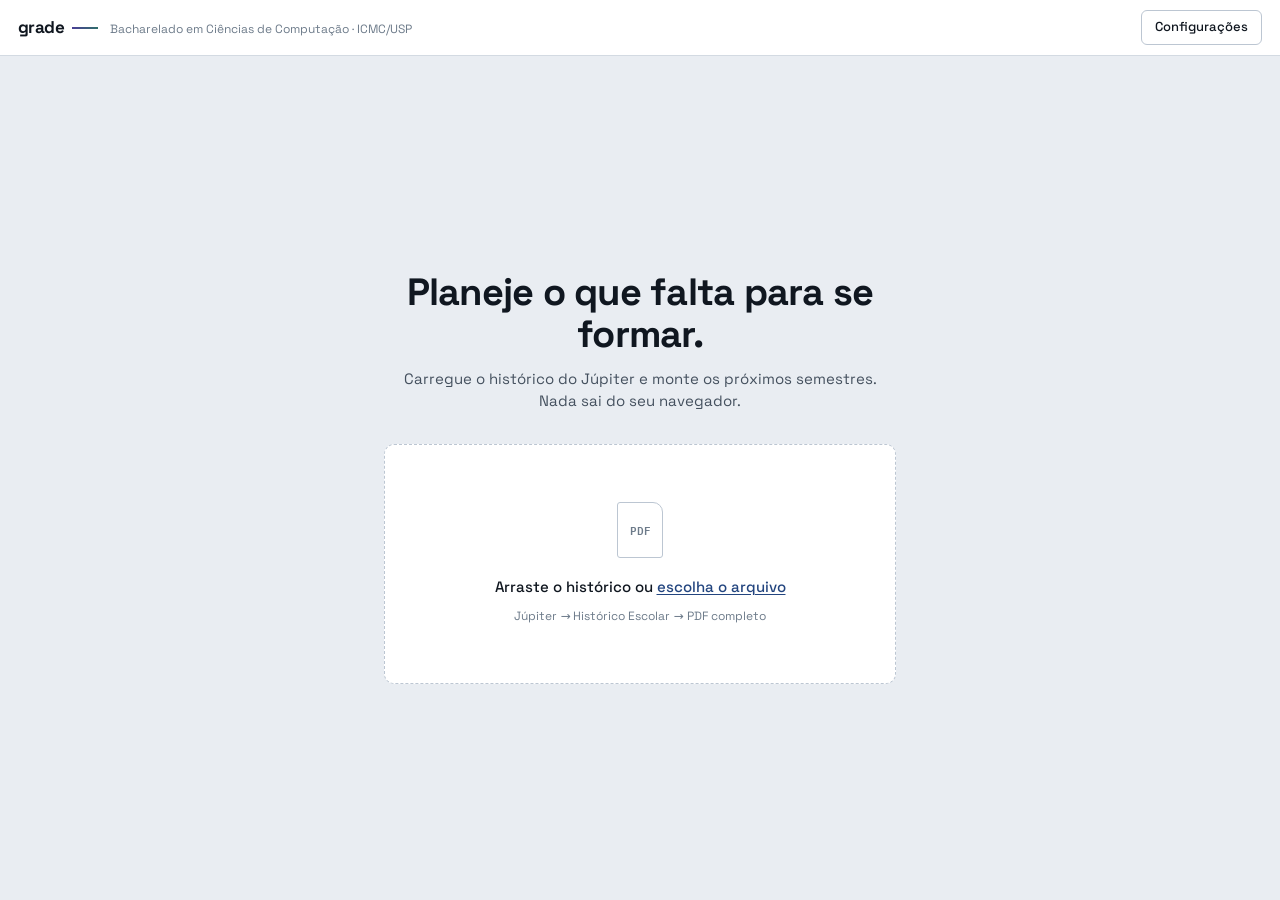
<file: index.html>
<!doctype html>
<html lang="pt-BR">
<head>
<meta charset="utf-8">
<meta name="viewport" content="width=device-width, initial-scale=1">
<title>grade — planejador de curso BCC/ICMC</title>
<!-- ?v=N: troque o número quando mudar os arquivos, para o navegador não misturar versões em cache -->
<link rel="stylesheet" href="assets/fonts.css?v=4">
<link rel="stylesheet" href="assets/style.css?v=4">
<script src="assets/curriculum.js?v=4"></script>
<script src="assets/equivalencias.js?v=4"></script>
<script src="vendor/jspdf.umd.min.js"></script>
<script src="vendor/jspdf.plugin.autotable.min.js"></script>
</head>
<body>

<header class="barra">
  <div class="marca">
    <span class="marca-nome">grade</span>
    <span class="marca-sub" id="marca-curso">Bacharelado em Ciências de Computação · ICMC/USP</span>
  </div>
  <div class="barra-acoes">
    <button class="btn btn-fantasma" id="btn-config" aria-haspopup="dialog">Configurações</button>
    <button class="btn btn-fantasma" id="btn-limpar-plano" hidden title="Tira todas as disciplinas dos semestres; o histórico continua carregado">Limpar plano</button>
    <button class="btn btn-fantasma" id="btn-recomecar" hidden>Começar de novo</button>
    <button class="btn btn-primario" id="btn-pdf" hidden>Baixar plano em PDF</button>
  </div>
</header>

<dialog class="config" id="config" aria-labelledby="config-titulo">
  <form method="dialog">
    <h2 id="config-titulo">Configurações</h2>
    <label class="config-linha">
      <span>Limite de créditos-aula por semestre<small>Acima dele o semestre fica puxado; a sugestão não passa dele.</small></span>
      <input type="number" id="cfg-limite" min="1" max="99" value="20">
    </label>
    <label class="config-linha">
      <span>Permitir passar do limite<small>Ao arrastar à mão. Desligado, o encaixe que passa é recusado.</small></span>
      <input type="checkbox" id="cfg-passar" checked>
    </label>
    <label class="config-linha">
      <span>Só disciplinas do semestre certo<small>Período ímpar no 1º semestre, par no 2º.</small></span>
      <input type="checkbox" id="cfg-paridade" checked>
    </label>
    <label class="config-linha">
      <span>Otimização usa equivalências<small>Pode cursar disciplinas equivalentes de outros cursos quando aliviam a carga.</small></span>
      <input type="checkbox" id="cfg-equiv">
    </label>
    <label class="config-linha">
      <span>Tempo de busca da otimização (ms)<small>Mais tempo acha soluções melhores com muitas ênfases, mas cada mudança no plano refaz a busca.</small></span>
      <input type="number" id="cfg-tempo" min="50" max="60000" step="50" value="250">
    </label>
    <div class="config-fim"><button class="btn btn-primario">Fechar</button></div>
  </form>
</dialog>

<!-- ENTRADA ---------------------------------------------------------------- -->
<main class="entrada" id="tela-entrada">
  <div class="entrada-texto">
    <h1>Planeje o que falta para se formar.</h1>
    <p class="lede">Carregue o histórico do Júpiter e monte os próximos semestres.<br>Nada sai do seu navegador.</p>
  </div>

  <div class="zona" id="zona">
    <input type="file" id="arquivo" accept="application/pdf" hidden>
    <div class="zona-corpo">
      <span class="zona-icone" aria-hidden="true">PDF</span>
      <p class="zona-chamada">Arraste o histórico ou <button class="link" id="btn-escolher">escolha o arquivo</button></p>
      <p class="zona-nota">Júpiter → Histórico Escolar → PDF completo</p>
      <p class="zona-erro" id="zona-erro" role="alert" hidden></p>
    </div>
  </div>
</main>

<!-- PLANEJADOR ------------------------------------------------------------- -->
<div class="app" id="tela-app" hidden>

  <aside class="rail">
    <div class="rail-topo">
      <h2 class="rail-titulo">A cursar</h2>
      <p class="rail-sub" id="rail-resumo"></p>
      <input type="search" id="busca" class="busca" placeholder="Buscar sigla ou nome" autocomplete="off">
      <div class="filtros" id="filtros" role="group" aria-label="Filtrar por instituto"></div>
      <p class="enfases-titulo">Ênfase</p>
      <div class="filtros" id="enfases" role="group" aria-label="Escolher ênfase"></div>
    </div>
    <div class="rail-listas" id="listas"></div>
  </aside>

  <section class="board" id="board" aria-label="Semestres planejados"></section>

  <footer class="placar" id="placar">
    <div class="medidores" id="medidores"></div>
    <div class="placar-fim">
      <p class="placar-estado" id="placar-estado"></p>
    </div>
  </footer>
</div>

<div class="carregando" id="carregando" hidden><span></span>Lendo histórico…</div>

<script type="module" src="assets/app.js?v=4"></script>
<script type="module" src="assets/pdf.js?v=4"></script>
</body>
</html>
</file>
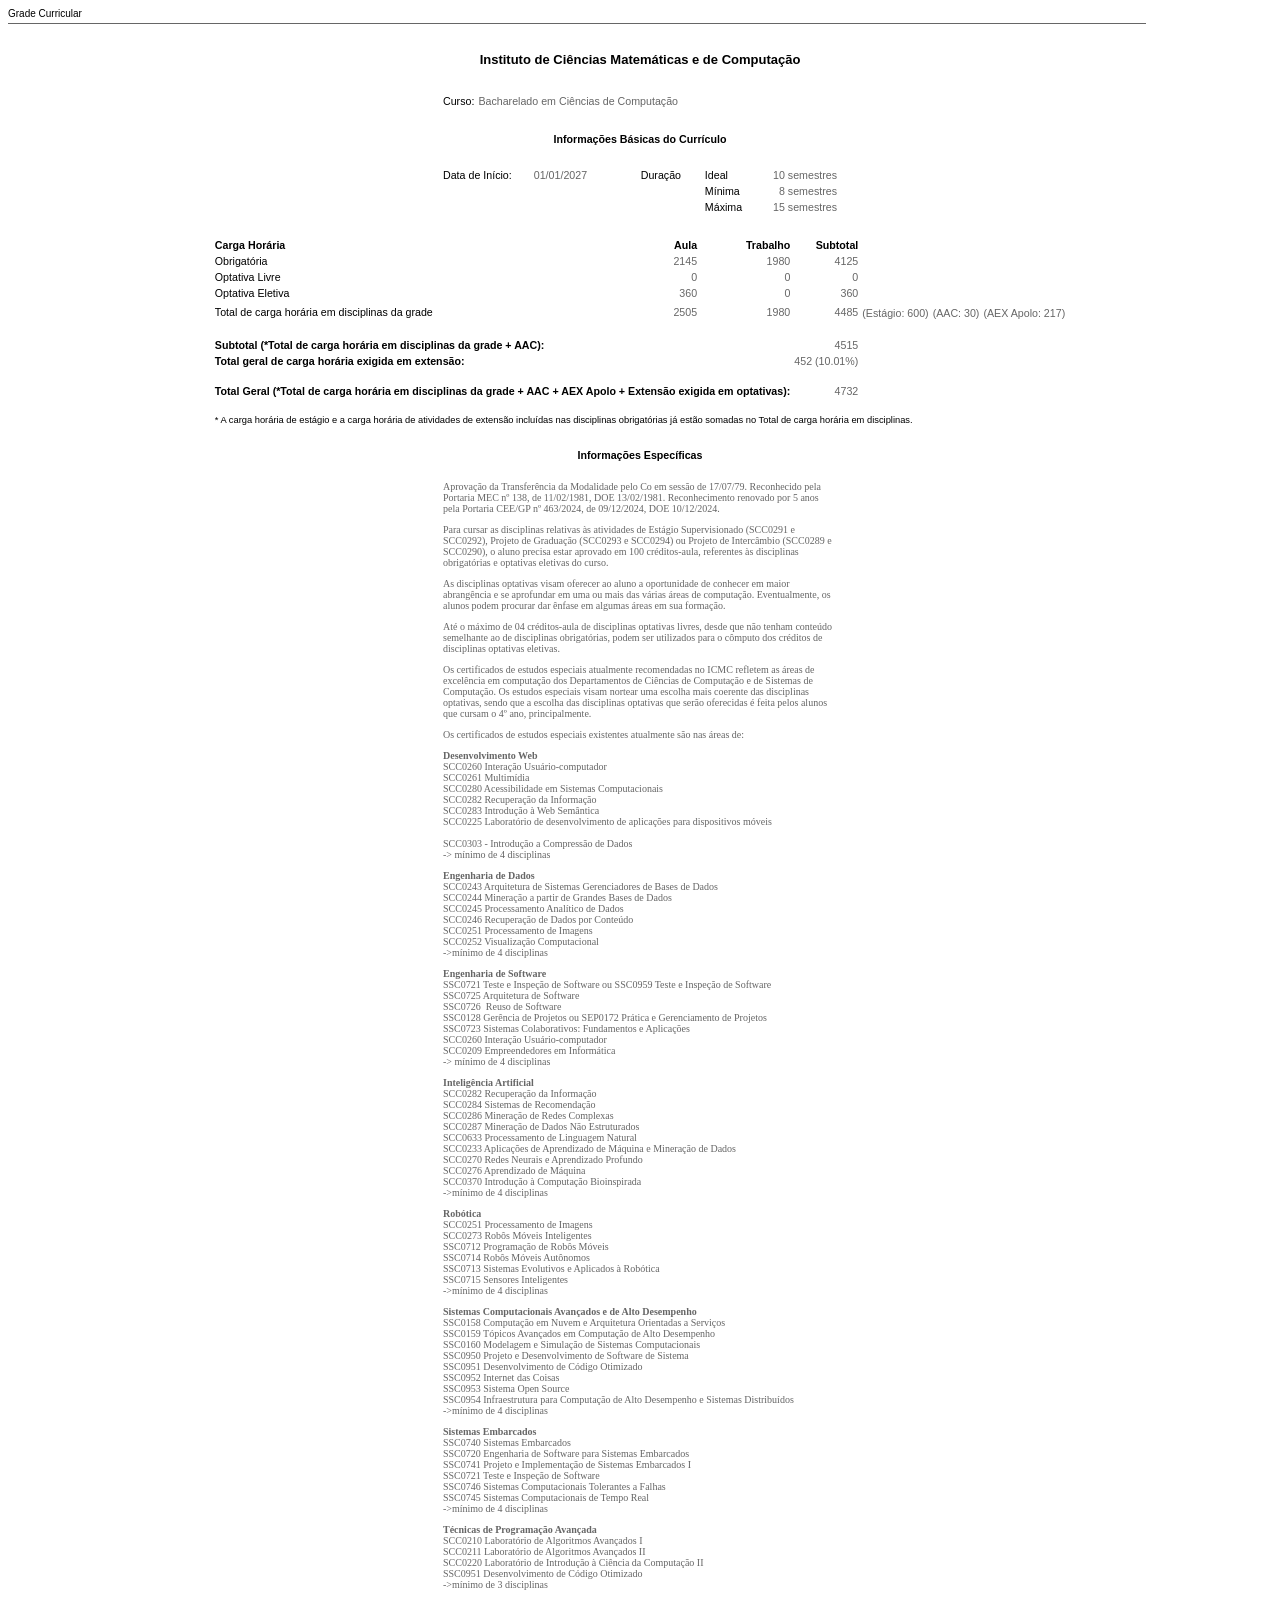
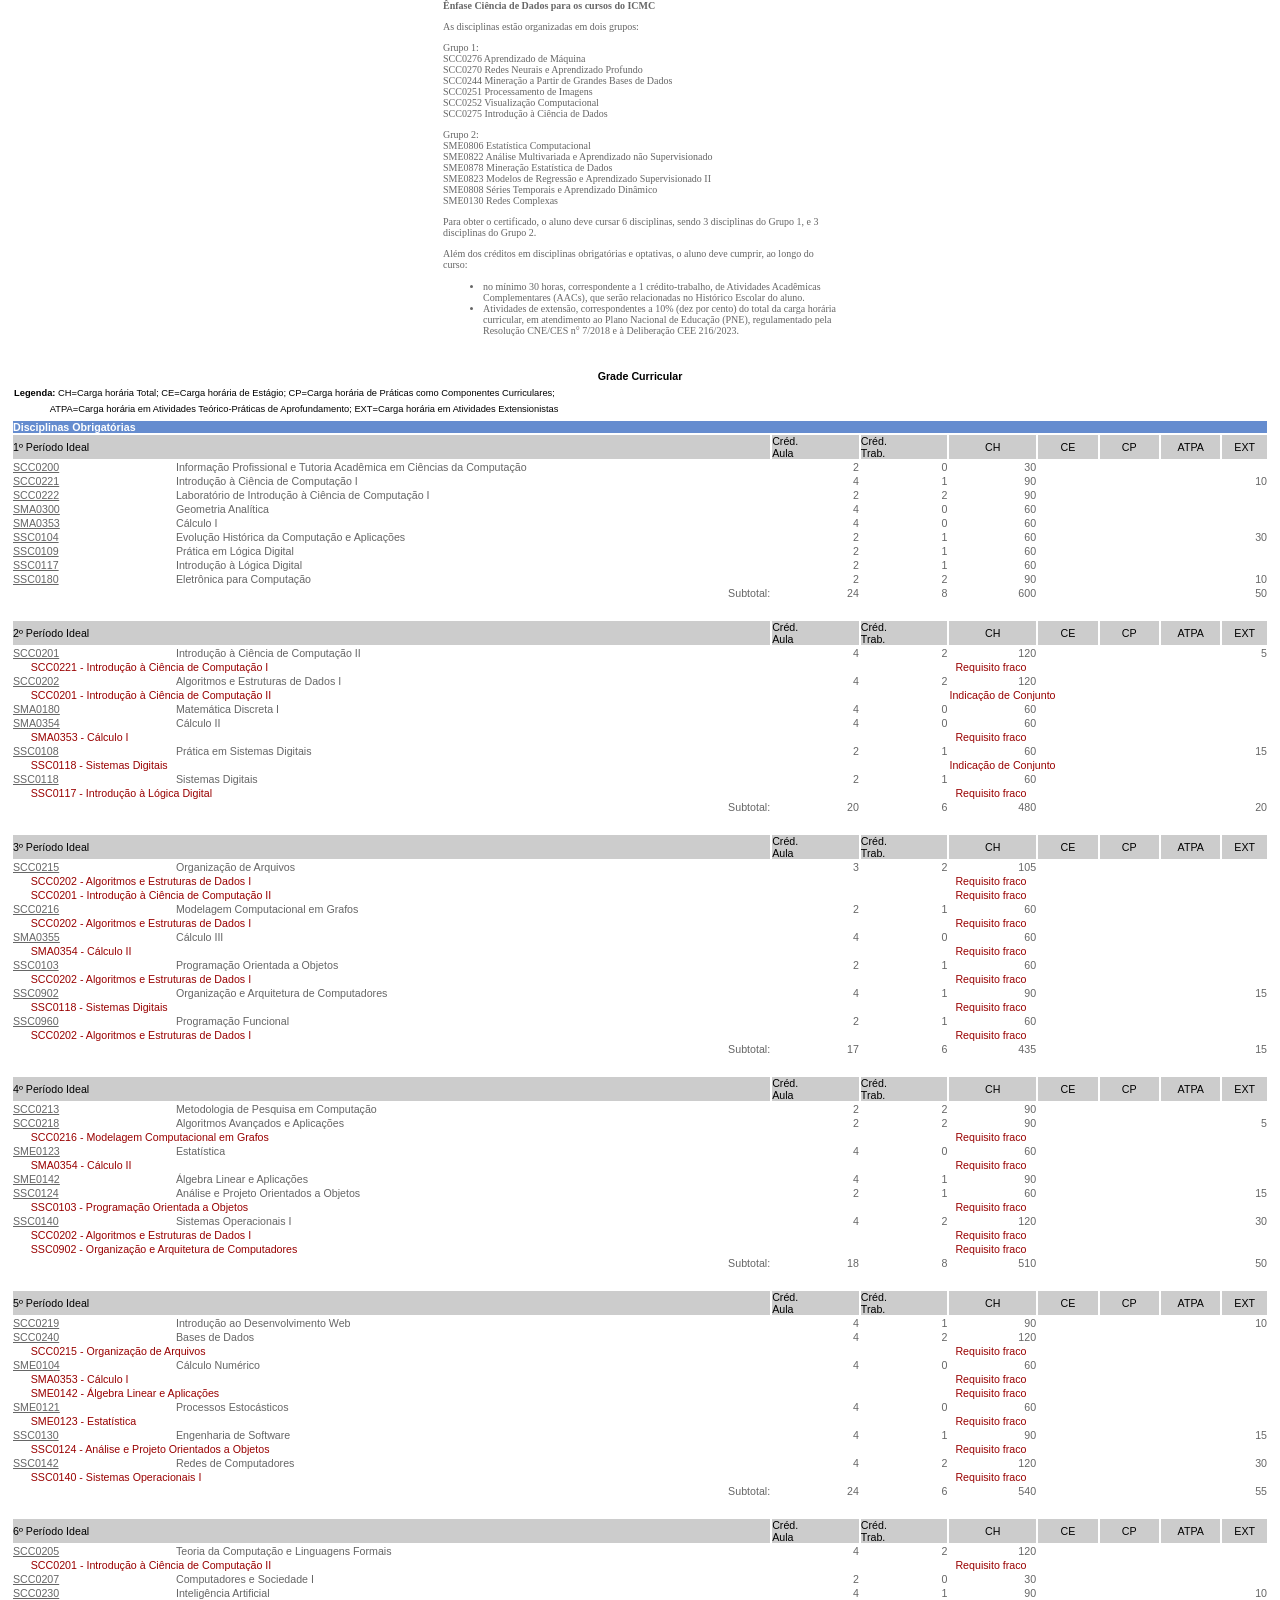
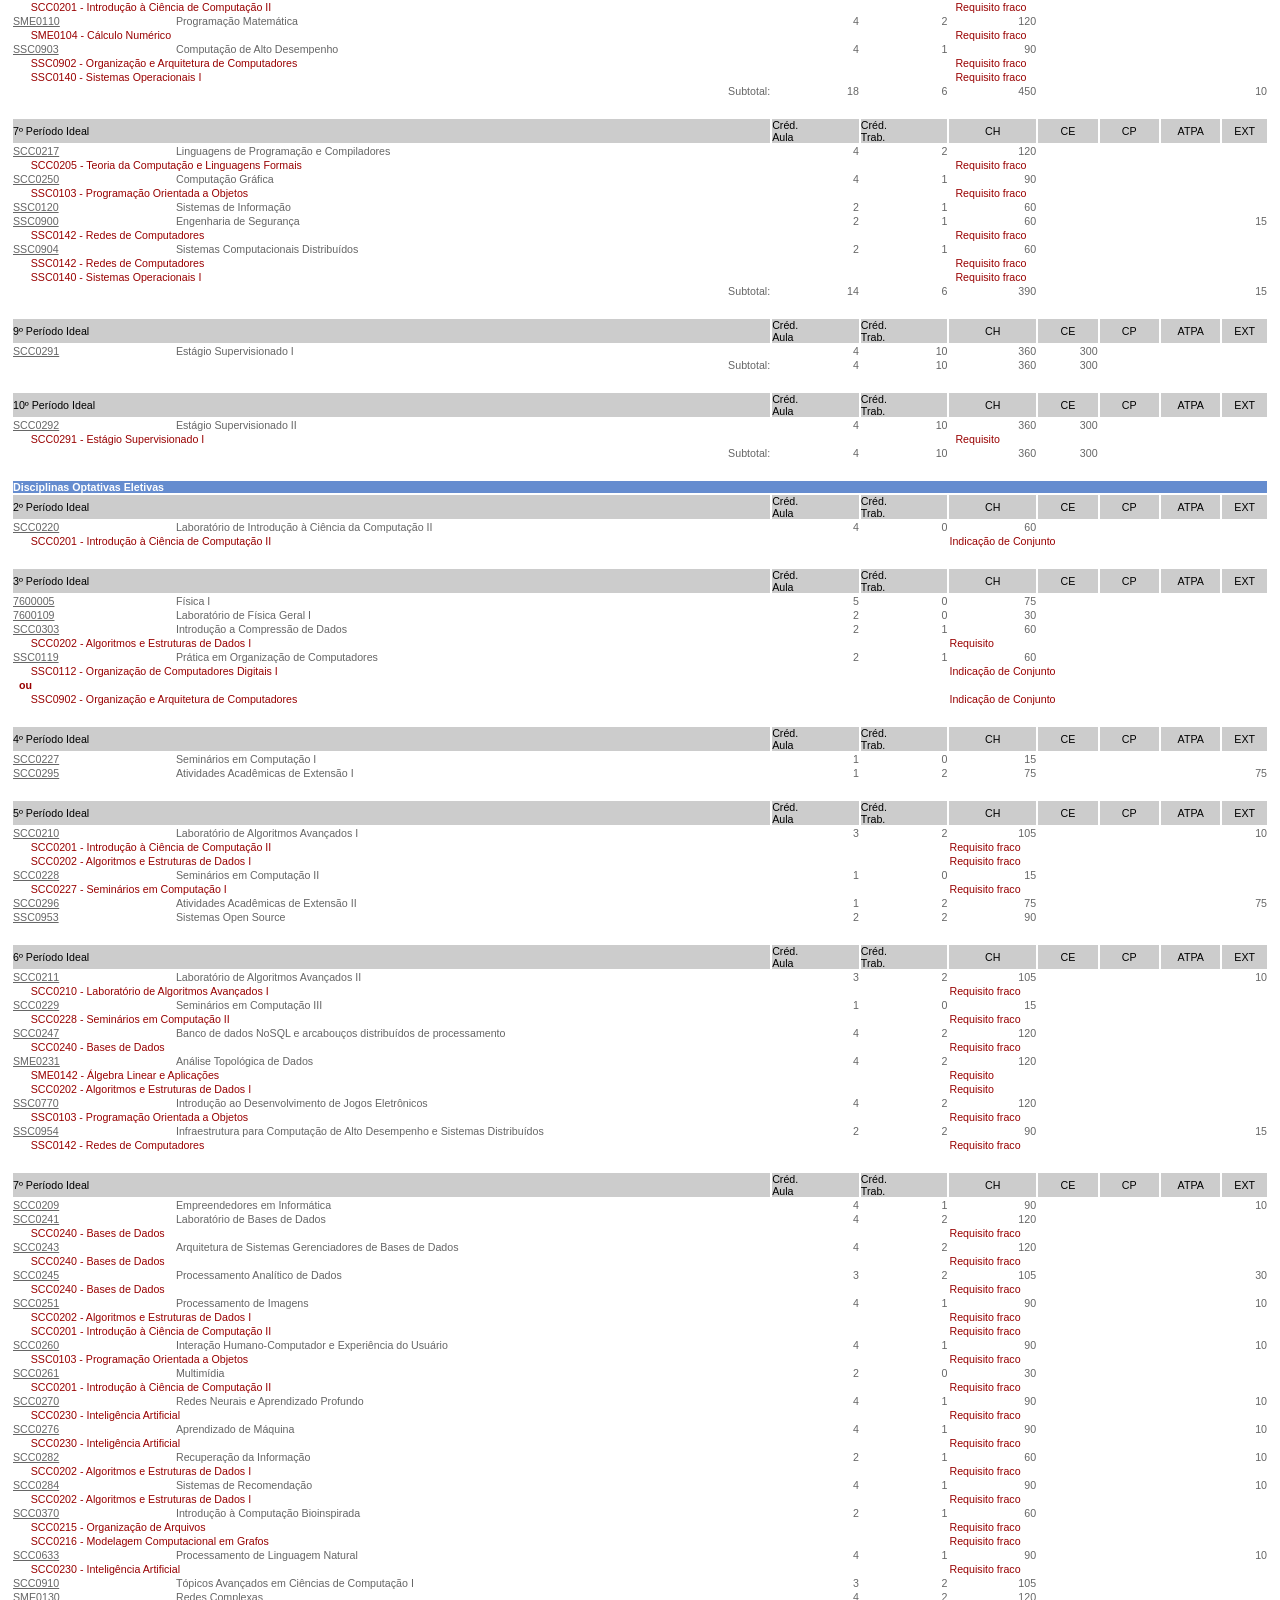
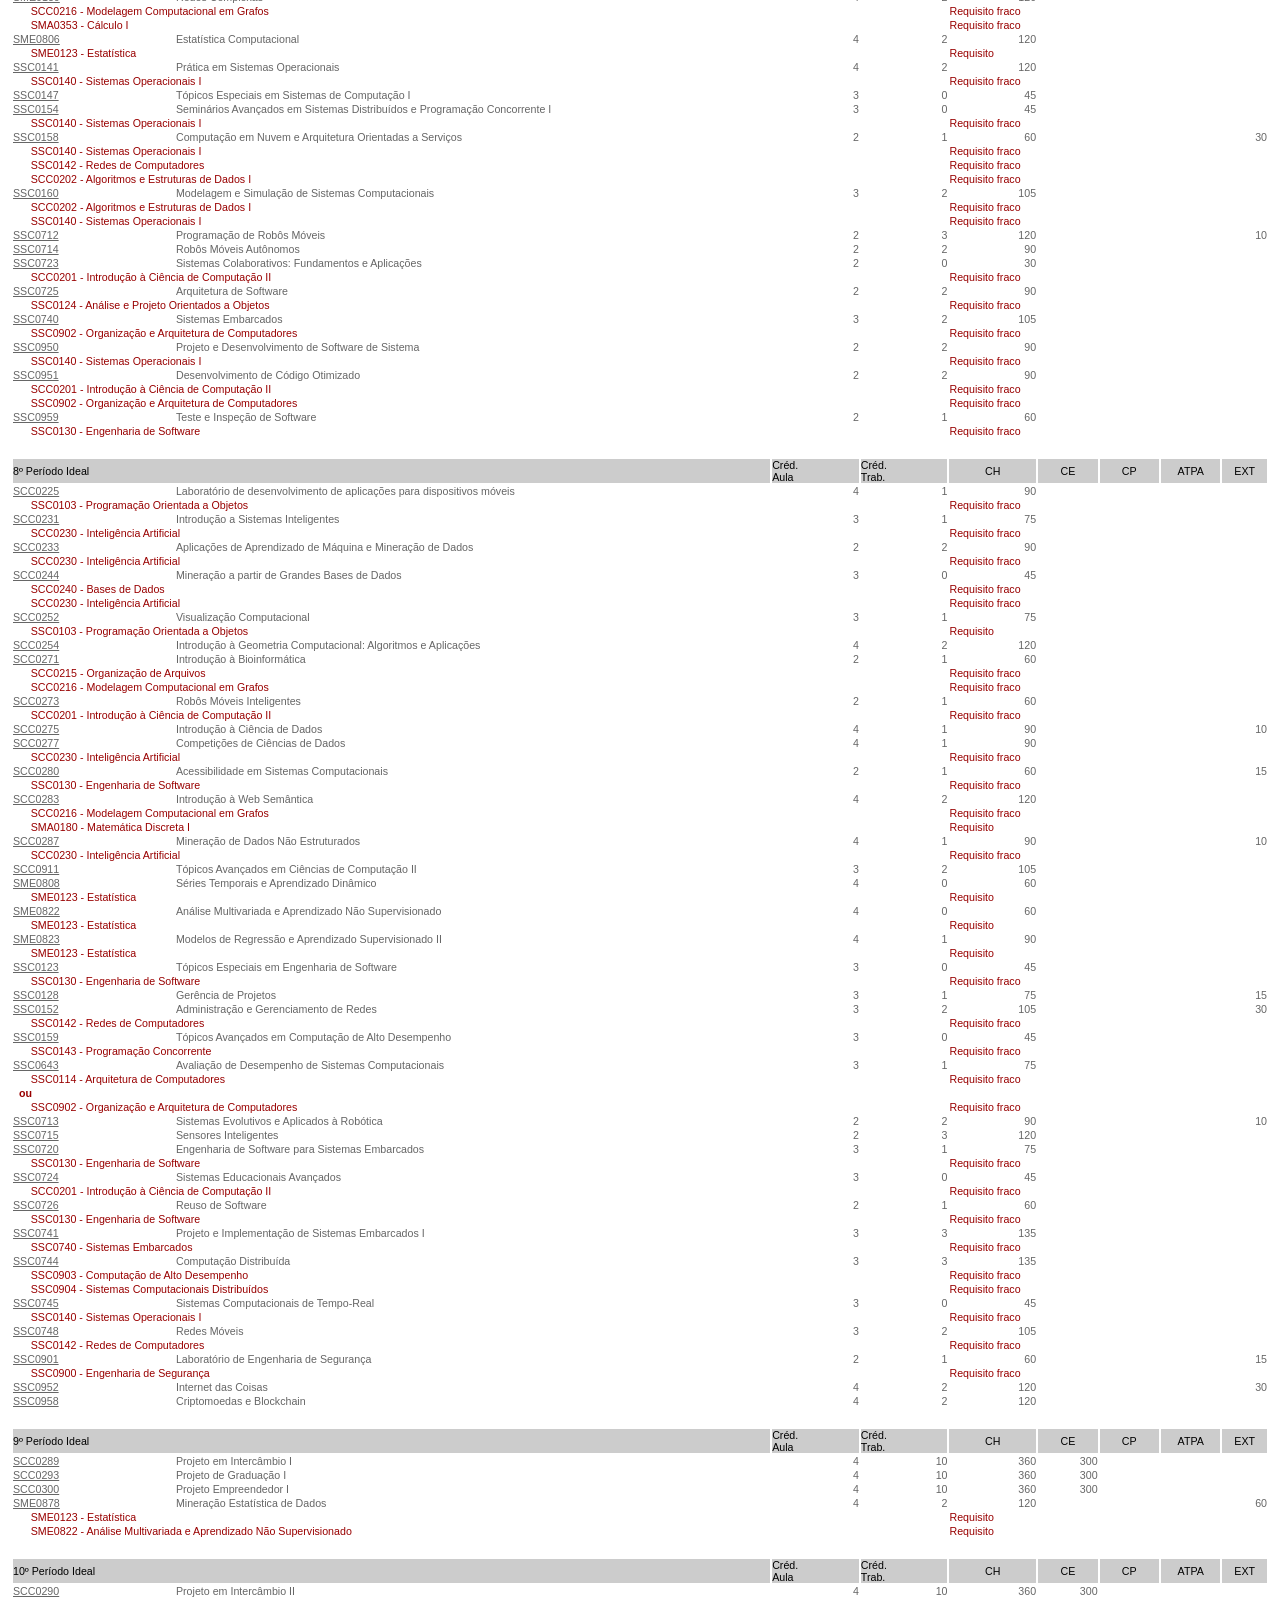
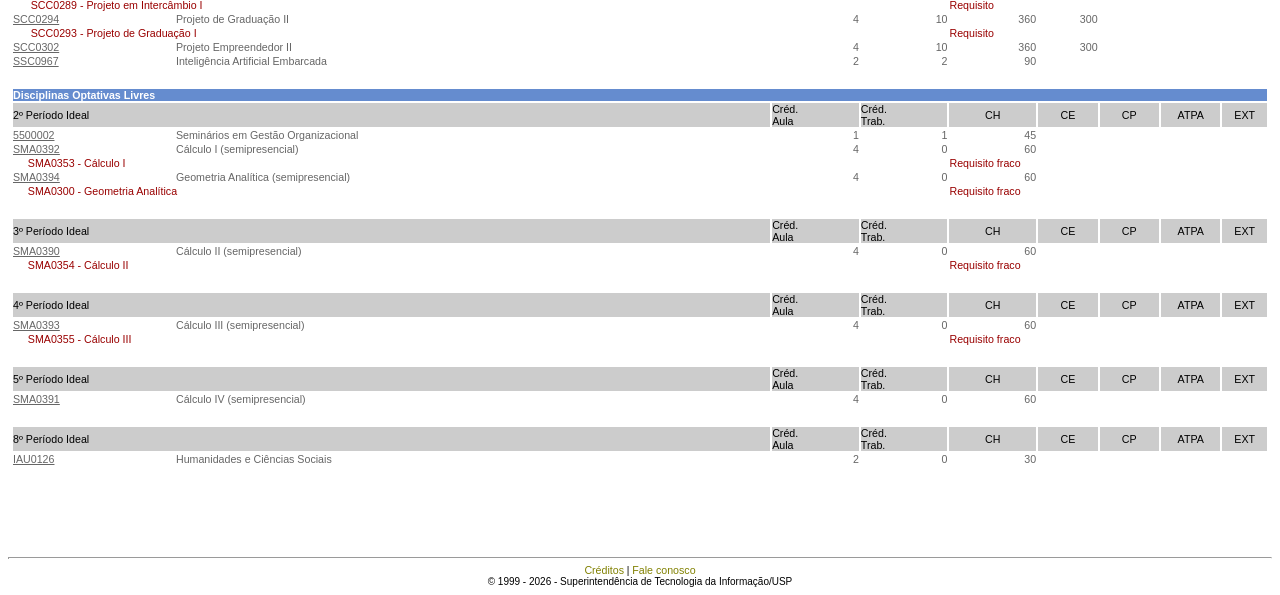
<file: Grade Curricular.html>
<html><head>
<meta http-equiv="content-type" content="text/html; charset=windows-1252">
<title>Grade Curricular</title>

<style type="text/css">
table#tabelaCargaHoraria td:not([data-vazio]) {
	width: 0;
	white-space: nowrap;
	min-width: fit-content;
}
</style>

<style>.cke{visibility:hidden;}</style></head>
<body>
 




<title></title>
<meta http-equiv="Content-Type" content="text/html; charset=windows-1252">





<link type="text/css" rel="stylesheet" href="Grade%20Curricular_files/util_sWLs.css">
<link type="text/css" rel="stylesheet" href="Grade%20Curricular_files/jquery-ui_sWLs.css">
<link type="text/css" rel="stylesheet" href="Grade%20Curricular_files/jquery.validationEngine_sWLs.css">
<link type="text/css" rel="stylesheet" href="Grade%20Curricular_files/ui.jqgrid_sWLs.css">
<link type="text/css" rel="stylesheet" href="Grade%20Curricular_files/jquery.fancybox_sWLs.css">
<link type="text/css" rel="stylesheet" href="Grade%20Curricular_files/jquery.maxlength_sWLs.css">
<link type="text/css" rel="stylesheet" href="Grade%20Curricular_files/jupiterweb_sWLs.css">
<link type="text/css" rel="stylesheet" href="Grade%20Curricular_files/comum_sWLs.css">


<!-- HTML 5 Tags para IE8 -->
<!--[if lt IE 9]>
	   <script>
	      document.createElement('header');
	      document.createElement('nav');
	      document.createElement('section');
	      document.createElement('article');
	      document.createElement('aside');
	      document.createElement('footer');
	   </script>
	<![endif]-->
	
<script type="text/javascript" src="Grade%20Curricular_files/jquery.min_sWLs.js"></script>
<script type="text/javascript" src="Grade%20Curricular_files/jquery-ui.min_sWLs.js"></script>
<script type="text/javascript" src="Grade%20Curricular_files/jquery.ui.datepicker-pt-BR.min_sWLs.js"></script>
<script type="text/javascript" src="Grade%20Curricular_files/jquery.blockUI_sWLs.js"></script>
<script type="text/javascript" src="Grade%20Curricular_files/jquery.fancybox_sWLs.js"></script>
<script type="text/javascript" src="Grade%20Curricular_files/jquery.mousewheel.min_sWLs.js"></script>
<script type="text/javascript" src="Grade%20Curricular_files/jquery.validationEngine_sWLs.js"></script>
<script type="text/javascript" src="Grade%20Curricular_files/jquery.validationEngine-pt_sWLs.js"></script>
<script type="text/javascript" src="Grade%20Curricular_files/jquery.jqGrid.min_sWLs.js"></script>
<script type="text/javascript" src="Grade%20Curricular_files/grid.locale-pt-br_sWLs.js"></script>
<script type="text/javascript" src="Grade%20Curricular_files/jquery.simplemodal_sWLs.js"></script>
<script type="text/javascript" src="Grade%20Curricular_files/jquery.exists_sWLs.js"></script>
<script type="text/javascript" src="Grade%20Curricular_files/jquery.maskedinput_sWLs.js"></script>
<script type="text/javascript" src="Grade%20Curricular_files/jquery.plugin.min_sWLs.js"></script>
<script type="text/javascript" src="Grade%20Curricular_files/jquery.maxlength.min_sWLs.js"></script>
<script type="text/javascript" src="Grade%20Curricular_files/ckeditor_sWLs.js"></script>
<script type="text/javascript" src="Grade%20Curricular_files/jquery_sWLs.js"></script>
<script type="text/javascript" src="Grade%20Curricular_files/util_sWLs.js"></script>
<script type="text/javascript" src="Grade%20Curricular_files/messages.min_sWLs.js"></script>
<script type="text/javascript" src="Grade%20Curricular_files/engine_sWLs.js"></script>
<script type="text/javascript" src="Grade%20Curricular_files/util_002_sWLs.js"></script>
<script type="text/javascript" src="Grade%20Curricular_files/usp-exception-dwr_sWLs.js"></script>
<script type="text/javascript" src="Grade%20Curricular_files/comum_sWLs.js"></script>
<script type="text/javascript" src="Grade%20Curricular_files/jupiterweb_sWLs.js"></script>

<script async="" src="Grade%20Curricular_files/google-analytics_analytics_sWLs.js"></script>
<script src="Grade%20Curricular_files/usp-ga4_sWLs.js"></script>

<style>
#simplemodal-container a.modalCloseImg {
	background:
		url(images/jquery/jquery.simple.modal/x.png)
		no-repeat; /* adjust url as required */
}
</style>



<style>
a.link_cabecalho:active {
	font-family: verdana;
	font-size: 10px;
	color: olive;
	text-decoration: none
}

a.link_cabecalho:link {
	font-family: verdana;
	font-size: 10px;
	color: olive;
	text-decoration: none
}

a.link_cabecalho:visited {
	font-family: verdana;
	font-size: 10px;
	color: olive;
	text-decoration: none
}

a.link_cabecalho:hover {
	font-family: verdana;
	font-size: 10px;
	color: gray;
	text-decoration: underline
}

#my_web_cabecalho {
	font-family: Verdana, Geneva, Arial, Helvetica, sans-serif;
	font-size: 10px;
	text-align: left;
	width: 90%;
	border-bottom: solid;
	border-bottom-width: thin;
	border-bottom-color: #666666;
	padding-bottom: 4px;
	margin-bottom: 4px;
}

#my_web_cabecalho_descricao {
	font-family: Verdana, Geneva, Arial, Helvetica, sans-serif;
	font-size: 10px;
	padding-bottom: 10px;
}
</style>



	


<div id="my_web_cabecalho">
	Grade Curricular
</div>

	







	<br>
 
<table width="100%" cellpadding="0" cellspacing="0">
	<tbody><tr>
		<td>
		 
			
		</td>
	</tr>
 
	<tr>
		<td>
			
		</td>
	</tr>
 
	<tr>
		
    <td> 
      <div align="center"> </div>
    </td>
	</tr>
	<tr>
		<td>
			<form name="form1" method="GET" action="">
			<table width="100%" border="0">
				<tbody><tr>
					<td> 
					
				 




<script language="Javascript">
function OpenWindowToPrint() {
	var mylink;
	
	if('default' == 'default'){
		mylink = document.location.href;
	} else {
		mylink = 'default';
	}
	
	if(mylink.indexOf("?") > 0){
		mylink += "&";
	} else {
		mylink += "?";
	}
	
	mylink += "print=true";
	
	window.open(mylink , "_blank", "toolbar=no,location=no,directories=no,status=no,menubar=yes,titlebar=yes,scrollbars=yes,resizable=yes");
}
</script>

 



  <table align="center" width="400">
   <tbody><tr>
     <td align="center"><font face="Verdana, Arial, Helvetica, sans-serif" size="2" color="#000000"><span class="txt_arial_10pt_black">
         <b>Instituto de Ci�ncias Matem�ticas e de Computa��o </b>
      </span></font></td>
   </tr>
 </tbody></table> 
 <br>
<table border="0" align="center" width="400">
<tbody><tr>
  <td align="left"><font face="Verdana, Arial, Helvetica, sans-serif" size="1" color="#000000"><span class="txt_arial_8pt_black">Curso:</span></font>
  <font face="Verdana, Arial, Helvetica, sans-serif" size="1" color="#666666"><span class="txt_arial_8pt_gray">Bacharelado em Ci�ncias de Computa��o</span></font></td>
</tr>

</tbody></table>
<br>

<table align="center" width="400">
 <tbody><tr>
   <td align="center"><b><font face="Verdana, Arial, Helvetica, sans-serif" size="1" color="#000000"><span class="txt_arial_8pt_black">
         Informa��es B�sicas do Curr�culo</span></font></b></td>
 </tr>
</tbody></table>		 
<br>
<table align="center" width="400">
<tbody><tr>
  <td><font face="Verdana, Arial, Helvetica, sans-serif" size="1" color="#000000"><span class="txt_arial_8pt_black">
      Data de In�cio:</span></font></td>
                  <td><font face="Verdana, Arial, Helvetica, sans-serif" size="1" color="#666666"><span class="txt_arial_8pt_gray"> 
                    01/01/2027  </span></font></td>
  <td><font face="Verdana, Arial, Helvetica, sans-serif" size="1" color="#000000"><span class="txt_arial_8pt_black">
      &nbsp;&nbsp;&nbsp;&nbsp;&nbsp;&nbsp;&nbsp;&nbsp;&nbsp;&nbsp;&nbsp;&nbsp;Dura��o</span></font></td>
  <td><font face="Verdana, Arial, Helvetica, sans-serif" size="1" color="#000000"><span class="txt_arial_8pt_black">
      Ideal</span></font></td>
                  <td align="RIGHT"><font face="Verdana, Arial, Helvetica, sans-serif" size="1" color="#666666"><span class="txt_arial_8pt_gray"> 
                    10 semestres</span></font></td>
</tr>
<tr>
  <td></td>
  <td></td>
  <td></td>
  <td><font face="Verdana, Arial, Helvetica, sans-serif" size="1" color="#000000"><span class="txt_arial_8pt_black">
      M�nima</span></font></td>
                  <td align="RIGHT"><font face="Verdana, Arial, Helvetica, sans-serif" size="1" color="#666666"><span class="txt_arial_8pt_gray"> 
                    8 semestres</span></font></td>
</tr>
<tr>
  <td></td>
  <td></td>
  <td></td>
  <td><font face="Verdana, Arial, Helvetica, sans-serif" size="1" color="#000000"><span class="txt_arial_8pt_black">
      M�xima</span></font></td>
                  <td align="RIGHT"><font face="Verdana, Arial, Helvetica, sans-serif" size="1" color="#666666"><span class="txt_arial_8pt_gray"> 
                    15 semestres</span></font></td>
</tr>
<tr>
</tr></tbody></table>
<br>
<table id="tabelaCargaHoraria" border="0" align="center" width="100%" style="min-width: 700px">
  <tbody><tr bgcolor="#FFFFFF"> 
	<td data-vazio=""></td>
    <td><font face="Verdana, Arial, Helvetica, sans-serif" size="1" color="#000000"><span class="txt_arial_8pt_black"><b>Carga 
      Hor�ria</b></span></font></td>
    <td align="RIGHT"><font face="Verdana, Arial, Helvetica, sans-serif" size="1" color="#000000"><span class="txt_arial_8pt_black"><b>Aula</b></span></font></td>
    <td align="RIGHT"><font face="Verdana, Arial, Helvetica, sans-serif" size="1" color="#000000"><span class="txt_arial_8pt_black"><b>Trabalho</b></span></font></td>
    <td align="RIGHT"><font face="Verdana, Arial, Helvetica, sans-serif" size="1" color="#000000"><span class="txt_arial_8pt_black"><b>Subtotal</b></span></font></td>
  </tr>
  <tr> 
	<td data-vazio=""></td>
    <td><font face="Verdana, Arial, Helvetica, sans-serif" size="1" color="#000000"><span class="txt_arial_8pt_black">Obrigat�ria</span></font></td>
                  <td align="RIGHT"><font face="Verdana, Arial, Helvetica, sans-serif" size="1" color="#666666"><span class="txt_arial_8pt_gray">2145</span></font></td>
    <td align="RIGHT"><font face="Verdana, Arial, Helvetica, sans-serif" size="1" color="#666666"><span class="txt_arial_8pt_gray">1980</span></font></td>
    <td align="RIGHT"><font face="Verdana, Arial, Helvetica, sans-serif" size="1" color="#666666"><span class="txt_arial_8pt_gray">4125</span></font></td>
  </tr>
  <tr> 
	<td data-vazio=""></td>
    <td><font face="Verdana, Arial, Helvetica, sans-serif" size="1" color="#000000"><span class="txt_arial_8pt_black">Optativa 
      Livre</span></font></td>
                  <td align="RIGHT"><font face="Verdana, Arial, Helvetica, sans-serif" size="1" color="#666666"><span class="txt_arial_8pt_gray">0</span></font></td>
                  <td align="RIGHT"><font face="Verdana, Arial, Helvetica, sans-serif" size="1" color="#666666"><span class="txt_arial_8pt_gray">0</span></font></td>
                  <td align="RIGHT"><font face="Verdana, Arial, Helvetica, sans-serif" size="1" color="#666666"><span class="txt_arial_8pt_gray">0</span></font></td>
  </tr>
  <tr> 
	<td data-vazio=""></td>
    <td><font face="Verdana, Arial, Helvetica, sans-serif" size="1" color="#000000"><span class="txt_arial_8pt_black">Optativa 
      Eletiva&nbsp;&nbsp;&nbsp;&nbsp;</span></font></td>
                  <td align="RIGHT"><font face="Verdana, Arial, Helvetica, sans-serif" size="1" color="#666666"><span class="txt_arial_8pt_gray">360</span></font></td>
    <td align="RIGHT"><font face="Verdana, Arial, Helvetica, sans-serif" size="1" color="#666666"><span class="txt_arial_8pt_gray">0</span></font></td>
                  <td align="RIGHT"><font face="Verdana, Arial, Helvetica, sans-serif" size="1" color="#666666"><span class="txt_arial_8pt_gray">360</span></font></td>
  </tr>
  <tr> 
	<td data-vazio=""></td>
    <td><font face="Verdana, Arial, Helvetica, sans-serif" size="1" color="#000000"><span class="txt_arial_8pt_black">Total de carga hor�ria em disciplinas da grade</span></font></td>
                  <td align="RIGHT"><font face="Verdana, Arial, Helvetica, sans-serif" size="1" color="#666666"><span class="txt_arial_8pt_gray">2505</span></font></td>
    <td align="RIGHT"><font face="Verdana, Arial, Helvetica, sans-serif" size="1" color="#666666"><span class="txt_arial_8pt_gray"> 1980</span></font></td>
                  <td align="RIGHT"><font face="Verdana, Arial, Helvetica, sans-serif" size="1" color="#666666"><span class="txt_arial_8pt_gray">4485</span></font></td>
    <td>
		
                    <font face="Verdana, Arial, Helvetica, sans-serif" size="1" color="#666666"><span class="txt_arial_8pt_gray">(Est�gio: 
                      600)</span></font>
		
		
                    <font face="Verdana, Arial, Helvetica, sans-serif" size="1" color="#666666"><span class="txt_arial_8pt_gray">(AAC: 
                      30)</span></font>
		
		
                    <font face="Verdana, Arial, Helvetica, sans-serif" size="1" color="#666666"><span class="txt_arial_8pt_gray">(AEX Apolo: 
                      217)</span></font>
		
		
    </td>
	<td data-vazio=""></td>
  </tr>
  <tr>
	<td data-vazio=""></td>
    <td colspan="5"><font face="Verdana, Arial, Helvetica, sans-serif" size="1" color="#000000"><span class="txt_arial_7pt_black">&nbsp;</span></font></td>
  </tr>
  <tr> 
	<td data-vazio=""></td>
    <td colspan="3"><b><font face="Verdana, Arial, Helvetica, sans-serif" size="1" color="#000000"><span class="txt_arial_8pt_black">Subtotal (*Total de carga hor�ria em disciplinas da grade + AAC):</span></font></b></td>
                  
                  <td align="RIGHT"><font face="Verdana, Arial, Helvetica, sans-serif" size="1" color="#666666"><span class="txt_arial_8pt_gray">4515</span></font></td>
  </tr>
  <tr>
	<td data-vazio=""></td>
    <td colspan="3"><b><font face="Verdana, Arial, Helvetica, sans-serif" size="1" color="#000000"><span class="txt_arial_8pt_black">Total geral de carga hor�ria exigida em extens�o:</span></font></b></td>
                  
                  <td align="RIGHT">
					<font face="Verdana, Arial, Helvetica, sans-serif" size="1" color="#666666"><span class="txt_arial_8pt_gray">
						452
						(10.01%)
					</span></font>
				  </td>
	<td data-vazio=""></td>
  </tr>
  <tr> 
	<td data-vazio=""></td>
    <td colspan="5"><font face="Verdana, Arial, Helvetica, sans-serif" size="1" color="#000000"><span class="txt_arial_7pt_black">&nbsp;</span></font></td>
  </tr>
  <tr> 
	<td data-vazio=""></td>
    <td colspan="3"><b><font face="Verdana, Arial, Helvetica, sans-serif" size="1" color="#000000"><span class="txt_arial_8pt_black">Total Geral (*Total de carga hor�ria em disciplinas da grade + AAC + AEX Apolo + Extens�o exigida em optativas):</span></font></b></td>
                  
                  <td align="RIGHT"><font face="Verdana, Arial, Helvetica, sans-serif" size="1" color="#666666"><span class="txt_arial_8pt_gray">4732</span></font></td>
  </tr>
  <tr> 
	<td data-vazio=""></td>
    <td colspan="5"><font face="Verdana, Arial, Helvetica, sans-serif" size="1" color="#000000"><span class="txt_arial_7pt_black">&nbsp;</span></font></td>
  </tr>
  <tr> 
	<td data-vazio=""></td>
    <td colspan="5" data-vazio="">
		<font face="Verdana, Arial, Helvetica, sans-serif" size="1" color="#000000"><span class="txt_arial_7pt_black">
			* A carga hor�ria de est�gio e a carga hor�ria de atividades de 
extens�o inclu�das nas disciplinas obrigat�rias j� est�o somadas no 
Total de carga hor�ria em disciplinas.
		</span></font>
	</td>
	<td data-vazio=""></td>
  </tr>

</tbody></table>
<br>

 <table border="0" align="center" width="400">
 <tbody><tr>
                  <td align="center"><font face="Verdana, Arial, Helvetica, sans-serif" size="1" color="#000000"><span class="txt_arial_8pt_black"><b>Informa��es 
                    Espec�ficas</b></span></font></td>
 </tr>
 <tr>
  <td align="center"><font face="Verdana, Arial, Helvetica, sans-serif" size="1" color="#000000"><span class="txt_arial_8pt_black">&nbsp;</span></font></td>
 </tr>
 <tr>
  <td align="left"><font face="Verdana, Arial, Helvetica, sans-serif" size="1" color="#666666"><span class="txt_arial_8pt_gray"> 
     <p>Aprova��o da Transfer�ncia da Modalidade pelo Co em sess�o de 
17/07/79. Reconhecido pela Portaria MEC n� 138, de 11/02/1981, DOE 
13/02/1981. Reconhecimento renovado por 5 anos pela Portaria CEE/GP n� 
463/2024, de 09/12/2024, DOE 10/12/2024.</p>

<p>Para cursar as disciplinas relativas �s atividades de Est�gio 
Supervisionado (SCC0291 e SCC0292), Projeto de Gradua��o (SCC0293 e 
SCC0294) ou Projeto de Interc�mbio (SCC0289 e SCC0290), o aluno precisa 
estar aprovado em 100&nbsp;cr�ditos-aula, referentes �s disciplinas 
obrigat�rias e optativas eletivas do curso.</p>

<p>As disciplinas optativas visam oferecer ao aluno a oportunidade de 
conhecer em maior abrang�ncia e se aprofundar em uma ou mais das v�rias 
�reas de computa��o. Eventualmente, os alunos podem procurar dar �nfase 
em algumas �reas em sua forma��o.</p>

<p>At� o m�ximo de 04 cr�ditos-aula de disciplinas optativas livres, 
desde que n�o tenham conte�do semelhante ao de disciplinas obrigat�rias,
 podem ser utilizados para o c�mputo dos cr�ditos de disciplinas 
optativas eletivas.</p>

<p>Os certificados de estudos especiais&nbsp;atualmente recomendadas no 
ICMC refletem as �reas de excel�ncia em computa��o dos Departamentos de 
Ci�ncias de Computa��o e de Sistemas de Computa��o. Os estudos especiais
 visam nortear uma escolha mais coerente das disciplinas optativas, 
sendo que a escolha das disciplinas optativas que ser�o oferecidas � 
feita pelos alunos que cursam o 4� ano, principalmente.</p>

<p>Os certificados de estudos especiais&nbsp;existentes atualmente s�o nas �reas de:</p>

<p><strong>Desenvolvimento Web</strong><br>
SCC0260 Intera��o Usu�rio-computador<br>
SCC0261 Multim�dia<br>
SCC0280 Acessibilidade em Sistemas Computacionais<br>
SCC0282 Recupera��o da Informa��o<br>
SCC0283 Introdu��o � Web Sem�ntica<br>
SCC0225 Laborat�rio de desenvolvimento de aplica��es para dispositivos 
m�veis&nbsp; &nbsp; &nbsp; &nbsp; &nbsp; &nbsp; &nbsp; &nbsp; &nbsp; 
&nbsp; &nbsp; &nbsp; &nbsp; &nbsp; &nbsp; &nbsp; &nbsp; &nbsp; &nbsp; 
&nbsp; &nbsp; &nbsp; &nbsp; &nbsp; &nbsp; &nbsp; &nbsp; &nbsp; &nbsp; 
&nbsp; &nbsp; &nbsp; &nbsp; &nbsp; &nbsp; &nbsp; &nbsp; &nbsp; &nbsp; 
&nbsp;<br>
SCC0303 - Introdu��o a Compress�o de Dados<br>
-&gt; m�nimo de 4 disciplinas</p>

<p><strong>Engenharia de Dados</strong><br>
SCC0243 Arquitetura de Sistemas Gerenciadores de Bases de Dados<br>
SCC0244 Minera��o a partir de Grandes Bases de Dados<br>
SCC0245 Processamento Anal�tico de Dados<br>
SCC0246 Recupera��o de Dados por Conte�do<br>
SCC0251 Processamento de Imagens<br>
SCC0252 Visualiza��o Computacional<br>
-&gt;m�nimo de 4 disciplinas</p>

<p><strong>Engenharia de Software</strong><br>
SSC0721 Teste e Inspe��o de Software ou SSC0959 Teste e Inspe��o de Software<br>
SSC0725 Arquitetura de Software<br>
SSC0726&nbsp; Reuso de Software<br>
SSC0128 Ger�ncia de Projetos ou SEP0172 Pr�tica e Gerenciamento de Projetos<br>
SSC0723 Sistemas Colaborativos: Fundamentos e Aplica��es<br>
SCC0260 Intera��o Usu�rio-computador<br>
SCC0209 Empreendedores em Inform�tica<br>
-&gt; m�nimo de 4 disciplinas</p>

<p><strong>Intelig�ncia Artificial</strong><br>
SCC0282 Recupera��o da Informa��o<br>
SCC0284 Sistemas de Recomenda��o<br>
SCC0286 Minera��o de Redes Complexas<br>
SCC0287 Minera��o de Dados N�o Estruturados<br>
SCC0633 Processamento de Linguagem Natural<br>
SCC0233 Aplica��es de Aprendizado de M�quina e Minera��o de Dados<br>
SCC0270 Redes Neurais e Aprendizado Profundo<br>
SCC0276 Aprendizado de M�quina<br>
SCC0370 Introdu��o � Computa��o Bioinspirada<br>
-&gt;m�nimo de 4 disciplinas</p>

<p><strong>Rob�tica</strong><br>
SCC0251 Processamento de Imagens<br>
SCC0273 Rob�s M�veis Inteligentes<br>
SSC0712 Programa��o de Rob�s M�veis<br>
SSC0714 Rob�s M�veis Aut�nomos<br>
SSC0713 Sistemas Evolutivos e Aplicados � Rob�tica<br>
SSC0715 Sensores Inteligentes<br>
-&gt;m�nimo de 4 disciplinas</p>

<p><strong>Sistemas Computacionais Avan�ados e de Alto Desempenho</strong><br>
SSC0158 Computa��o em Nuvem e Arquitetura Orientadas a Servi�os<br>
SSC0159 T�picos Avan�ados em Computa��o de Alto Desempenho<br>
SSC0160 Modelagem e Simula��o de Sistemas Computacionais<br>
SSC0950 Projeto e Desenvolvimento de Software de Sistema<br>
SSC0951 Desenvolvimento de C�digo Otimizado<br>
SSC0952 Internet das Coisas<br>
SSC0953 Sistema Open Source<br>
SSC0954 Infraestrutura para Computa��o de Alto Desempenho e Sistemas Distribu�dos<br>
-&gt;m�nimo de 4 disciplinas</p>

<p><strong>Sistemas Embarcados</strong><br>
SSC0740 Sistemas Embarcados<br>
SSC0720 Engenharia de Software para Sistemas Embarcados<br>
SSC0741 Projeto e Implementa��o de Sistemas Embarcados I<br>
SSC0721 Teste e Inspe��o de Software<br>
SSC0746 Sistemas Computacionais Tolerantes a Falhas<br>
SSC0745 Sistemas Computacionais de Tempo Real<br>
-&gt;m�nimo de 4 disciplinas</p>

<p><strong>T�cnicas de Programa��o Avan�ada</strong><br>
SCC0210 Laborat�rio de Algoritmos Avan�ados I<br>
SCC0211 Laborat�rio de Algoritmos Avan�ados II<br>
SCC0220 Laborat�rio de Introdu��o � Ci�ncia da Computa��o II<br>
SSC0951 Desenvolvimento de C�digo Otimizado<br>
-&gt;m�nimo de 3 disciplinas</p>

<p><strong>�nfase Ci�ncia de Dados para os cursos do ICMC</strong></p>

<p>As disciplinas est�o organizadas em dois grupos:</p>

<p>Grupo 1:<br>
SCC0276 Aprendizado de M�quina<br>
SCC0270&nbsp;Redes Neurais e Aprendizado Profundo<br>
SCC0244 Minera��o a Partir de Grandes Bases de Dados<br>
SCC0251 Processamento de Imagens<br>
SCC0252 Visualiza��o Computacional<br>
SCC0275 Introdu��o � Ci�ncia de Dados</p>

<p>Grupo 2:<br>
SME0806 Estat�stica Computacional<br>
SME0822 An�lise Multivariada e Aprendizado n�o Supervisionado<br>
SME0878 Minera��o Estat�stica de Dados<br>
SME0823 Modelos de Regress�o e Aprendizado Supervisionado II<br>
SME0808 S�ries Temporais e Aprendizado Din�mico<br>
SME0130 Redes Complexas</p>

<p>Para obter o certificado, o aluno deve cursar 6 disciplinas, sendo 3 disciplinas do Grupo 1, e 3 disciplinas do Grupo 2.</p>

<p>Al�m dos cr�ditos em disciplinas obrigat�rias e optativas, o aluno deve cumprir, ao longo do curso:</p>

<ul>
	<li>no m�nimo 30 horas, correspondente a 1&nbsp;cr�dito-trabalho, de 
Atividades Acad�micas Complementares (AACs), que ser�o relacionadas no 
Hist�rico Escolar do aluno.</li>
	<li>Atividades de extens�o, correspondentes a 10% (dez por cento) do 
total da carga hor�ria curricular, em atendimento ao Plano Nacional de 
Educa��o (PNE), regulamentado pela Resolu��o CNE/CES n� 7/2018&nbsp;e � 
Delibera��o CEE 216/2023.</li>
</ul>

  </span></font></td>
 </tr>
 </tbody></table>
 <br>
 
 <table width="100%">
   <tbody><tr>
     <td align="center"><b><font face="Verdana, Arial, Helvetica, sans-serif" size="1" color="#000000"><span class="txt_arial_8pt_black">
          Grade Curricular</span></font></b></td>
	</tr><tr>	
	</tr><tr>
     <td nowrap="nowrap" align="left"><font face="Verdana, Arial, Helvetica, sans-serif" size="1" color="#000000"><span class="txt_arial_7pt_black">
          <b>Legenda:</b> CH=Carga hor�ria Total; CE=Carga hor�ria de Est�gio; CP=Carga hor�ria de Pr�ticas como Componentes Curriculares;</span></font></td>
	</tr><tr>
 
	</tr><tr>
     <td nowrap="nowrap" align="left"><font face="Verdana, Arial, Helvetica, sans-serif" size="1" color="#000000"><span class="txt_arial_7pt_black">
            &nbsp; &nbsp; &nbsp; &nbsp; &nbsp; &nbsp; &nbsp;  ATPA=Carga
 hor�ria em Atividades Te�rico-Pr�ticas de Aprofundamento; EXT=Carga 
hor�ria em Atividades Extensionistas</span></font></td>
	</tr><tr>
  </tr></tbody></table>
	<table cellspacing="0" cellpadding="0" border="0" align="center" width="100%" bgcolor="#FFFFFF">
                <tbody><tr>			
                  <td> 
                    <table cellspacing="2" cellpadding="0" width="100%" border="0">
                       
                      <tbody><tr valign="top" bgcolor="#658CCF" class="txt_verdana_10pt_white"> 
                        <td class="txt_verdana_8pt_white" colspan="9"><b>Disciplinas 
                          Obrigat�rias</b></td>
                      </tr>
                        
                         
                      <tr bgcolor="#CCCCCC"> 
                        <td colspan="2"><font face="Verdana, Arial, Helvetica, sans-serif" size="1" color="#000000"><span class="txt_arial_8pt_black">1� 
                          Per�odo Ideal</span></font></td>
                        <td><font face="Verdana, Arial, Helvetica, sans-serif" size="1" color="#000000"><span class="txt_arial_8pt_black">Cr�d.<br>
                          Aula</span></font></td>
                        <td><font face="Verdana, Arial, Helvetica, sans-serif" size="1" color="#000000"><span class="txt_arial_8pt_black">Cr�d.<br>
                          Trab.</span></font></td>
                        <td align="center"><font face="Verdana, Arial, Helvetica, sans-serif" size="1" color="#000000"><span class="txt_arial_8pt_black">CH</span></font></td>
						 
							<td width="4.8%" align="center"><font face="Verdana, Arial, Helvetica, sans-serif" size="1" color="#000000"><span class="txt_arial_8pt_black">CE</span></font></td> 
						 
							<td width="4.8%" align="center"><font face="Verdana, Arial, Helvetica, sans-serif" size="1" color="#000000"><span class="txt_arial_8pt_black">CP</span></font></td> 
						 
							<td width="4.8%" align="center"><font face="Verdana, Arial, Helvetica, sans-serif" size="1" color="#000000"><span class="txt_arial_8pt_black">ATPA</span></font></td> 
						 
							<td width="4.8%" align="center"><font face="Verdana, Arial, Helvetica, sans-serif" size="1" color="#000000"><span class="txt_arial_8pt_black">EXT</span></font></td> 
                      </tr>
                        
                       
                       
					   
					   
					   
					  
                      <tr valign="top" bgcolor="#FFFFFF" class="txt_verdana_8pt_gray"> 
                        <td><a href="https://uspdigital.usp.br/jupiterweb/obterDisciplina?sgldis=SCC0200&amp;codcur=55041&amp;codhab=0" class="link_gray"> 
                          SCC0200</a></td>
                        <td> Informa��o Profissional e Tutoria Acad�mica em Ci�ncias da Computa��o</td>
                        <td> 
                          <div align="right">2</div>
                        </td>
                        <td> 
                          <div align="right">0</div>
                        </td>
                        <td> 
                          <div align="right">30</div>
                        </td>
						  <td> <div align="right"></div> </td> 
						   <td> <div align="right"></div> </td> 
						  <td> <div align="right"></div> </td> 					
						  <td> <div align="right"></div> </td>
                      </tr>
                          
                        
                       
                       
					   
					   
					   
					  
                      <tr valign="top" bgcolor="#FFFFFF" class="txt_verdana_8pt_gray"> 
                        <td><a href="https://uspdigital.usp.br/jupiterweb/obterDisciplina?sgldis=SCC0221&amp;codcur=55041&amp;codhab=0" class="link_gray"> 
                          SCC0221</a></td>
                        <td> Introdu��o � Ci�ncia de Computa��o I</td>
                        <td> 
                          <div align="right">4</div>
                        </td>
                        <td> 
                          <div align="right">1</div>
                        </td>
                        <td> 
                          <div align="right">90</div>
                        </td>
						  <td> <div align="right"></div> </td> 
						   <td> <div align="right"></div> </td> 
						  <td> <div align="right"></div> </td> 					
						  <td> <div align="right">10</div> </td>
                      </tr>
                          
                        
                       
                       
					   
					   
					   
					  
                      <tr valign="top" bgcolor="#FFFFFF" class="txt_verdana_8pt_gray"> 
                        <td><a href="https://uspdigital.usp.br/jupiterweb/obterDisciplina?sgldis=SCC0222&amp;codcur=55041&amp;codhab=0" class="link_gray"> 
                          SCC0222</a></td>
                        <td> Laborat�rio de Introdu��o � Ci�ncia de Computa��o I</td>
                        <td> 
                          <div align="right">2</div>
                        </td>
                        <td> 
                          <div align="right">2</div>
                        </td>
                        <td> 
                          <div align="right">90</div>
                        </td>
						  <td> <div align="right"></div> </td> 
						   <td> <div align="right"></div> </td> 
						  <td> <div align="right"></div> </td> 					
						  <td> <div align="right"></div> </td>
                      </tr>
                          
                        
                       
                       
					   
					   
					   
					  
                      <tr valign="top" bgcolor="#FFFFFF" class="txt_verdana_8pt_gray"> 
                        <td><a href="https://uspdigital.usp.br/jupiterweb/obterDisciplina?sgldis=SMA0300&amp;codcur=55041&amp;codhab=0" class="link_gray"> 
                          SMA0300</a></td>
                        <td> Geometria Anal�tica</td>
                        <td> 
                          <div align="right">4</div>
                        </td>
                        <td> 
                          <div align="right">0</div>
                        </td>
                        <td> 
                          <div align="right">60</div>
                        </td>
						  <td> <div align="right"></div> </td> 
						   <td> <div align="right"></div> </td> 
						  <td> <div align="right"></div> </td> 					
						  <td> <div align="right"></div> </td>
                      </tr>
                          
                        
                       
                       
					   
					   
					   
					  
                      <tr valign="top" bgcolor="#FFFFFF" class="txt_verdana_8pt_gray"> 
                        <td><a href="https://uspdigital.usp.br/jupiterweb/obterDisciplina?sgldis=SMA0353&amp;codcur=55041&amp;codhab=0" class="link_gray"> 
                          SMA0353</a></td>
                        <td> C�lculo I</td>
                        <td> 
                          <div align="right">4</div>
                        </td>
                        <td> 
                          <div align="right">0</div>
                        </td>
                        <td> 
                          <div align="right">60</div>
                        </td>
						  <td> <div align="right"></div> </td> 
						   <td> <div align="right"></div> </td> 
						  <td> <div align="right"></div> </td> 					
						  <td> <div align="right"></div> </td>
                      </tr>
                          
                        
                       
                       
					   
					   
					   
					  
                      <tr valign="top" bgcolor="#FFFFFF" class="txt_verdana_8pt_gray"> 
                        <td><a href="https://uspdigital.usp.br/jupiterweb/obterDisciplina?sgldis=SSC0104&amp;codcur=55041&amp;codhab=0" class="link_gray"> 
                          SSC0104</a></td>
                        <td> Evolu��o Hist�rica da Computa��o e Aplica��es</td>
                        <td> 
                          <div align="right">2</div>
                        </td>
                        <td> 
                          <div align="right">1</div>
                        </td>
                        <td> 
                          <div align="right">60</div>
                        </td>
						  <td> <div align="right"></div> </td> 
						   <td> <div align="right"></div> </td> 
						  <td> <div align="right"></div> </td> 					
						  <td> <div align="right">30</div> </td>
                      </tr>
                          
                        
                       
                       
					   
					   
					   
					  
                      <tr valign="top" bgcolor="#FFFFFF" class="txt_verdana_8pt_gray"> 
                        <td><a href="https://uspdigital.usp.br/jupiterweb/obterDisciplina?sgldis=SSC0109&amp;codcur=55041&amp;codhab=0" class="link_gray"> 
                          SSC0109</a></td>
                        <td> Pr�tica em L�gica Digital</td>
                        <td> 
                          <div align="right">2</div>
                        </td>
                        <td> 
                          <div align="right">1</div>
                        </td>
                        <td> 
                          <div align="right">60</div>
                        </td>
						  <td> <div align="right"></div> </td> 
						   <td> <div align="right"></div> </td> 
						  <td> <div align="right"></div> </td> 					
						  <td> <div align="right"></div> </td>
                      </tr>
                          
                        
                       
                       
					   
					   
					   
					  
                      <tr valign="top" bgcolor="#FFFFFF" class="txt_verdana_8pt_gray"> 
                        <td><a href="https://uspdigital.usp.br/jupiterweb/obterDisciplina?sgldis=SSC0117&amp;codcur=55041&amp;codhab=0" class="link_gray"> 
                          SSC0117</a></td>
                        <td> Introdu��o � L�gica Digital</td>
                        <td> 
                          <div align="right">2</div>
                        </td>
                        <td> 
                          <div align="right">1</div>
                        </td>
                        <td> 
                          <div align="right">60</div>
                        </td>
						  <td> <div align="right"></div> </td> 
						   <td> <div align="right"></div> </td> 
						  <td> <div align="right"></div> </td> 					
						  <td> <div align="right"></div> </td>
                      </tr>
                          
                        
                       
                       
					   
					   
					   
					  
                      <tr valign="top" bgcolor="#FFFFFF" class="txt_verdana_8pt_gray"> 
                        <td><a href="https://uspdigital.usp.br/jupiterweb/obterDisciplina?sgldis=SSC0180&amp;codcur=55041&amp;codhab=0" class="link_gray"> 
                          SSC0180</a></td>
                        <td> Eletr�nica para Computa��o</td>
                        <td> 
                          <div align="right">2</div>
                        </td>
                        <td> 
                          <div align="right">2</div>
                        </td>
                        <td> 
                          <div align="right">90</div>
                        </td>
						  <td> <div align="right"></div> </td> 
						   <td> <div align="right"></div> </td> 
						  <td> <div align="right"></div> </td> 					
						  <td> <div align="right">10</div> </td>
                      </tr>
                          
                        
                      <tr> 
                        <td colspan="2" align="RIGHT" valign="TOP"><font face="Verdana, Arial, Helvetica, sans-serif" size="1" color="#666666"><span class="txt_arial_8pt_gray">Subtotal:</span></font></td>
                        <td width="7%" align="RIGHT" valign="TOP"><font face="Verdana, Arial, Helvetica, sans-serif" size="1" color="#666666"><span class="txt_arial_8pt_gray">24</span></font></td>
                        <td width="7%" align="RIGHT" valign="TOP"><font face="Verdana, Arial, Helvetica, sans-serif" size="1" color="#666666"><span class="txt_arial_8pt_gray">8</span></font></td>
                        <td align="RIGHT" valign="TOP"><font face="Verdana, Arial, Helvetica, sans-serif" size="1" color="#666666"><span class="txt_arial_8pt_gray">600</span></font></td>
						<td align="RIGHT" valign="TOP"><font face="Verdana, Arial, Helvetica, sans-serif" size="1" color="#666666"><span class="txt_arial_8pt_gray"></span></font></td>
				  		<td align="RIGHT" valign="TOP"><font face="Verdana, Arial, Helvetica, sans-serif" size="1" color="#666666"><span class="txt_arial_8pt_gray"></span></font></td>
						<td align="RIGHT" valign="TOP"><font face="Verdana, Arial, Helvetica, sans-serif" size="1" color="#666666"><span class="txt_arial_8pt_gray"></span></font></td>
						<td align="RIGHT" valign="TOP"><font face="Verdana, Arial, Helvetica, sans-serif" size="1" color="#666666"><span class="txt_arial_8pt_gray">50</span></font></td>
                      </tr>
                      <tr> 
                        <td width="13%">&nbsp;</td>
                        <td width="48%">&nbsp;</td>
                        <td>&nbsp;</td>
                        <td>&nbsp;</td>
                      </tr>
                        
					     
                         
                      <tr bgcolor="#CCCCCC"> 
                        <td colspan="2"><font face="Verdana, Arial, Helvetica, sans-serif" size="1" color="#000000"><span class="txt_arial_8pt_black">2� 
                          Per�odo Ideal</span></font></td>
                        <td><font face="Verdana, Arial, Helvetica, sans-serif" size="1" color="#000000"><span class="txt_arial_8pt_black">Cr�d.<br>
                          Aula</span></font></td>
                        <td><font face="Verdana, Arial, Helvetica, sans-serif" size="1" color="#000000"><span class="txt_arial_8pt_black">Cr�d.<br>
                          Trab.</span></font></td>
                        <td align="center"><font face="Verdana, Arial, Helvetica, sans-serif" size="1" color="#000000"><span class="txt_arial_8pt_black">CH</span></font></td>
						 
							<td width="4.8%" align="center"><font face="Verdana, Arial, Helvetica, sans-serif" size="1" color="#000000"><span class="txt_arial_8pt_black">CE</span></font></td> 
						 
							<td width="4.8%" align="center"><font face="Verdana, Arial, Helvetica, sans-serif" size="1" color="#000000"><span class="txt_arial_8pt_black">CP</span></font></td> 
						 
							<td width="4.8%" align="center"><font face="Verdana, Arial, Helvetica, sans-serif" size="1" color="#000000"><span class="txt_arial_8pt_black">ATPA</span></font></td> 
						 
							<td width="4.8%" align="center"><font face="Verdana, Arial, Helvetica, sans-serif" size="1" color="#000000"><span class="txt_arial_8pt_black">EXT</span></font></td> 
                      </tr>
                        
                       
                       
					   
					   
					   
					  
                      <tr valign="top" bgcolor="#FFFFFF" class="txt_verdana_8pt_gray"> 
                        <td><a href="https://uspdigital.usp.br/jupiterweb/obterDisciplina?sgldis=SCC0201&amp;codcur=55041&amp;codhab=0" class="link_gray"> 
                          SCC0201</a></td>
                        <td> Introdu��o � Ci�ncia de Computa��o II</td>
                        <td> 
                          <div align="right">4</div>
                        </td>
                        <td> 
                          <div align="right">2</div>
                        </td>
                        <td> 
                          <div align="right">120</div>
                        </td>
						  <td> <div align="right"></div> </td> 
						   <td> <div align="right"></div> </td> 
						  <td> <div align="right"></div> </td> 					
						  <td> <div align="right">5</div> </td>
                      </tr>
                        	
                          
                      <tr> 
                  
                        <td colspan="4" align="LEFT"><font face="Verdana, Arial, Helvetica, sans-serif" size="1" color="#666666"><span class="txt_arial_8pt_red"> 
                          &nbsp;&nbsp;&nbsp;&nbsp;&nbsp; SCC0221 
                          - Introdu��o � Ci�ncia de Computa��o I </span></font></td>
                        <td class="txt_verdana_8pt_red" colspan="5"> 
                          <div align="left">  
                            &nbsp;&nbsp;Requisito fraco    </div>
                        </td>
                      </tr>
                        
                        
                       
                       
					   
					   
					   
					  
                      <tr valign="top" bgcolor="#FFFFFF" class="txt_verdana_8pt_gray"> 
                        <td><a href="https://uspdigital.usp.br/jupiterweb/obterDisciplina?sgldis=SCC0202&amp;codcur=55041&amp;codhab=0" class="link_gray"> 
                          SCC0202</a></td>
                        <td> Algoritmos e Estruturas de Dados I</td>
                        <td> 
                          <div align="right">4</div>
                        </td>
                        <td> 
                          <div align="right">2</div>
                        </td>
                        <td> 
                          <div align="right">120</div>
                        </td>
						  <td> <div align="right"></div> </td> 
						   <td> <div align="right"></div> </td> 
						  <td> <div align="right"></div> </td> 					
						  <td> <div align="right"></div> </td>
                      </tr>
                        	
                          
                      <tr> 
                  
                        <td colspan="4" align="LEFT"><font face="Verdana, Arial, Helvetica, sans-serif" size="1" color="#666666"><span class="txt_arial_8pt_red"> 
                          &nbsp;&nbsp;&nbsp;&nbsp;&nbsp; SCC0201 
                          - Introdu��o � Ci�ncia de Computa��o II </span></font></td>
                        <td class="txt_verdana_8pt_red" colspan="5"> 
                          <div align="left">   Indica��o 
                            de Conjunto   </div>
                        </td>
                      </tr>
                        
                        
                       
                       
					   
					   
					   
					  
                      <tr valign="top" bgcolor="#FFFFFF" class="txt_verdana_8pt_gray"> 
                        <td><a href="https://uspdigital.usp.br/jupiterweb/obterDisciplina?sgldis=SMA0180&amp;codcur=55041&amp;codhab=0" class="link_gray"> 
                          SMA0180</a></td>
                        <td> Matem�tica Discreta I</td>
                        <td> 
                          <div align="right">4</div>
                        </td>
                        <td> 
                          <div align="right">0</div>
                        </td>
                        <td> 
                          <div align="right">60</div>
                        </td>
						  <td> <div align="right"></div> </td> 
						   <td> <div align="right"></div> </td> 
						  <td> <div align="right"></div> </td> 					
						  <td> <div align="right"></div> </td>
                      </tr>
                          
                        
                       
                       
					   
					   
					   
					  
                      <tr valign="top" bgcolor="#FFFFFF" class="txt_verdana_8pt_gray"> 
                        <td><a href="https://uspdigital.usp.br/jupiterweb/obterDisciplina?sgldis=SMA0354&amp;codcur=55041&amp;codhab=0" class="link_gray"> 
                          SMA0354</a></td>
                        <td> C�lculo II</td>
                        <td> 
                          <div align="right">4</div>
                        </td>
                        <td> 
                          <div align="right">0</div>
                        </td>
                        <td> 
                          <div align="right">60</div>
                        </td>
						  <td> <div align="right"></div> </td> 
						   <td> <div align="right"></div> </td> 
						  <td> <div align="right"></div> </td> 					
						  <td> <div align="right"></div> </td>
                      </tr>
                        	
                          
                      <tr> 
                  
                        <td colspan="4" align="LEFT"><font face="Verdana, Arial, Helvetica, sans-serif" size="1" color="#666666"><span class="txt_arial_8pt_red"> 
                          &nbsp;&nbsp;&nbsp;&nbsp;&nbsp; SMA0353 
                          - C�lculo I </span></font></td>
                        <td class="txt_verdana_8pt_red" colspan="5"> 
                          <div align="left">  
                            &nbsp;&nbsp;Requisito fraco    </div>
                        </td>
                      </tr>
                        
                        
                       
                       
					   
					   
					   
					  
                      <tr valign="top" bgcolor="#FFFFFF" class="txt_verdana_8pt_gray"> 
                        <td><a href="https://uspdigital.usp.br/jupiterweb/obterDisciplina?sgldis=SSC0108&amp;codcur=55041&amp;codhab=0" class="link_gray"> 
                          SSC0108</a></td>
                        <td> Pr�tica em Sistemas Digitais</td>
                        <td> 
                          <div align="right">2</div>
                        </td>
                        <td> 
                          <div align="right">1</div>
                        </td>
                        <td> 
                          <div align="right">60</div>
                        </td>
						  <td> <div align="right"></div> </td> 
						   <td> <div align="right"></div> </td> 
						  <td> <div align="right"></div> </td> 					
						  <td> <div align="right">15</div> </td>
                      </tr>
                        	
                          
                      <tr> 
                  
                        <td colspan="4" align="LEFT"><font face="Verdana, Arial, Helvetica, sans-serif" size="1" color="#666666"><span class="txt_arial_8pt_red"> 
                          &nbsp;&nbsp;&nbsp;&nbsp;&nbsp; SSC0118 
                          - Sistemas Digitais </span></font></td>
                        <td class="txt_verdana_8pt_red" colspan="5"> 
                          <div align="left">   Indica��o 
                            de Conjunto   </div>
                        </td>
                      </tr>
                        
                        
                       
                       
					   
					   
					   
					  
                      <tr valign="top" bgcolor="#FFFFFF" class="txt_verdana_8pt_gray"> 
                        <td><a href="https://uspdigital.usp.br/jupiterweb/obterDisciplina?sgldis=SSC0118&amp;codcur=55041&amp;codhab=0" class="link_gray"> 
                          SSC0118</a></td>
                        <td> Sistemas Digitais</td>
                        <td> 
                          <div align="right">2</div>
                        </td>
                        <td> 
                          <div align="right">1</div>
                        </td>
                        <td> 
                          <div align="right">60</div>
                        </td>
						  <td> <div align="right"></div> </td> 
						   <td> <div align="right"></div> </td> 
						  <td> <div align="right"></div> </td> 					
						  <td> <div align="right"></div> </td>
                      </tr>
                        	
                          
                      <tr> 
                  
                        <td colspan="4" align="LEFT"><font face="Verdana, Arial, Helvetica, sans-serif" size="1" color="#666666"><span class="txt_arial_8pt_red"> 
                          &nbsp;&nbsp;&nbsp;&nbsp;&nbsp; SSC0117 
                          - Introdu��o � L�gica Digital </span></font></td>
                        <td class="txt_verdana_8pt_red" colspan="5"> 
                          <div align="left">  
                            &nbsp;&nbsp;Requisito fraco    </div>
                        </td>
                      </tr>
                        
                        
                      <tr> 
                        <td colspan="2" align="RIGHT" valign="TOP"><font face="Verdana, Arial, Helvetica, sans-serif" size="1" color="#666666"><span class="txt_arial_8pt_gray">Subtotal:</span></font></td>
                        <td width="7%" align="RIGHT" valign="TOP"><font face="Verdana, Arial, Helvetica, sans-serif" size="1" color="#666666"><span class="txt_arial_8pt_gray">20</span></font></td>
                        <td width="7%" align="RIGHT" valign="TOP"><font face="Verdana, Arial, Helvetica, sans-serif" size="1" color="#666666"><span class="txt_arial_8pt_gray">6</span></font></td>
                        <td align="RIGHT" valign="TOP"><font face="Verdana, Arial, Helvetica, sans-serif" size="1" color="#666666"><span class="txt_arial_8pt_gray">480</span></font></td>
						<td align="RIGHT" valign="TOP"><font face="Verdana, Arial, Helvetica, sans-serif" size="1" color="#666666"><span class="txt_arial_8pt_gray"></span></font></td>
				  		<td align="RIGHT" valign="TOP"><font face="Verdana, Arial, Helvetica, sans-serif" size="1" color="#666666"><span class="txt_arial_8pt_gray"></span></font></td>
						<td align="RIGHT" valign="TOP"><font face="Verdana, Arial, Helvetica, sans-serif" size="1" color="#666666"><span class="txt_arial_8pt_gray"></span></font></td>
						<td align="RIGHT" valign="TOP"><font face="Verdana, Arial, Helvetica, sans-serif" size="1" color="#666666"><span class="txt_arial_8pt_gray">20</span></font></td>
                      </tr>
                      <tr> 
                        <td width="13%">&nbsp;</td>
                        <td width="48%">&nbsp;</td>
                        <td>&nbsp;</td>
                        <td>&nbsp;</td>
                      </tr>
                        
					     
                         
                      <tr bgcolor="#CCCCCC"> 
                        <td colspan="2"><font face="Verdana, Arial, Helvetica, sans-serif" size="1" color="#000000"><span class="txt_arial_8pt_black">3� 
                          Per�odo Ideal</span></font></td>
                        <td><font face="Verdana, Arial, Helvetica, sans-serif" size="1" color="#000000"><span class="txt_arial_8pt_black">Cr�d.<br>
                          Aula</span></font></td>
                        <td><font face="Verdana, Arial, Helvetica, sans-serif" size="1" color="#000000"><span class="txt_arial_8pt_black">Cr�d.<br>
                          Trab.</span></font></td>
                        <td align="center"><font face="Verdana, Arial, Helvetica, sans-serif" size="1" color="#000000"><span class="txt_arial_8pt_black">CH</span></font></td>
						 
							<td width="4.8%" align="center"><font face="Verdana, Arial, Helvetica, sans-serif" size="1" color="#000000"><span class="txt_arial_8pt_black">CE</span></font></td> 
						 
							<td width="4.8%" align="center"><font face="Verdana, Arial, Helvetica, sans-serif" size="1" color="#000000"><span class="txt_arial_8pt_black">CP</span></font></td> 
						 
							<td width="4.8%" align="center"><font face="Verdana, Arial, Helvetica, sans-serif" size="1" color="#000000"><span class="txt_arial_8pt_black">ATPA</span></font></td> 
						 
							<td width="4.8%" align="center"><font face="Verdana, Arial, Helvetica, sans-serif" size="1" color="#000000"><span class="txt_arial_8pt_black">EXT</span></font></td> 
                      </tr>
                        
                       
                       
					   
					   
					   
					  
                      <tr valign="top" bgcolor="#FFFFFF" class="txt_verdana_8pt_gray"> 
                        <td><a href="https://uspdigital.usp.br/jupiterweb/obterDisciplina?sgldis=SCC0215&amp;codcur=55041&amp;codhab=0" class="link_gray"> 
                          SCC0215</a></td>
                        <td> Organiza��o de Arquivos</td>
                        <td> 
                          <div align="right">3</div>
                        </td>
                        <td> 
                          <div align="right">2</div>
                        </td>
                        <td> 
                          <div align="right">105</div>
                        </td>
						  <td> <div align="right"></div> </td> 
						   <td> <div align="right"></div> </td> 
						  <td> <div align="right"></div> </td> 					
						  <td> <div align="right"></div> </td>
                      </tr>
                        	
                          
                      <tr> 
                  
                        <td colspan="4" align="LEFT"><font face="Verdana, Arial, Helvetica, sans-serif" size="1" color="#666666"><span class="txt_arial_8pt_red"> 
                          &nbsp;&nbsp;&nbsp;&nbsp;&nbsp; SCC0202 
                          - Algoritmos e Estruturas de Dados I </span></font></td>
                        <td class="txt_verdana_8pt_red" colspan="5"> 
                          <div align="left">  
                            &nbsp;&nbsp;Requisito fraco    </div>
                        </td>
                      </tr>
                      	
                        
                      <tr> 
                  
                        <td colspan="4" align="LEFT"><font face="Verdana, Arial, Helvetica, sans-serif" size="1" color="#666666"><span class="txt_arial_8pt_red"> 
                          &nbsp;&nbsp;&nbsp;&nbsp;&nbsp; SCC0201 
                          - Introdu��o � Ci�ncia de Computa��o II </span></font></td>
                        <td class="txt_verdana_8pt_red" colspan="5"> 
                          <div align="left">  
                            &nbsp;&nbsp;Requisito fraco    </div>
                        </td>
                      </tr>
                        
                        
                       
                       
					   
					   
					   
					  
                      <tr valign="top" bgcolor="#FFFFFF" class="txt_verdana_8pt_gray"> 
                        <td><a href="https://uspdigital.usp.br/jupiterweb/obterDisciplina?sgldis=SCC0216&amp;codcur=55041&amp;codhab=0" class="link_gray"> 
                          SCC0216</a></td>
                        <td> Modelagem Computacional em Grafos</td>
                        <td> 
                          <div align="right">2</div>
                        </td>
                        <td> 
                          <div align="right">1</div>
                        </td>
                        <td> 
                          <div align="right">60</div>
                        </td>
						  <td> <div align="right"></div> </td> 
						   <td> <div align="right"></div> </td> 
						  <td> <div align="right"></div> </td> 					
						  <td> <div align="right"></div> </td>
                      </tr>
                        	
                          
                      <tr> 
                  
                        <td colspan="4" align="LEFT"><font face="Verdana, Arial, Helvetica, sans-serif" size="1" color="#666666"><span class="txt_arial_8pt_red"> 
                          &nbsp;&nbsp;&nbsp;&nbsp;&nbsp; SCC0202 
                          - Algoritmos e Estruturas de Dados I </span></font></td>
                        <td class="txt_verdana_8pt_red" colspan="5"> 
                          <div align="left">  
                            &nbsp;&nbsp;Requisito fraco    </div>
                        </td>
                      </tr>
                        
                        
                       
                       
					   
					   
					   
					  
                      <tr valign="top" bgcolor="#FFFFFF" class="txt_verdana_8pt_gray"> 
                        <td><a href="https://uspdigital.usp.br/jupiterweb/obterDisciplina?sgldis=SMA0355&amp;codcur=55041&amp;codhab=0" class="link_gray"> 
                          SMA0355</a></td>
                        <td> C�lculo III</td>
                        <td> 
                          <div align="right">4</div>
                        </td>
                        <td> 
                          <div align="right">0</div>
                        </td>
                        <td> 
                          <div align="right">60</div>
                        </td>
						  <td> <div align="right"></div> </td> 
						   <td> <div align="right"></div> </td> 
						  <td> <div align="right"></div> </td> 					
						  <td> <div align="right"></div> </td>
                      </tr>
                        	
                          
                      <tr> 
                  
                        <td colspan="4" align="LEFT"><font face="Verdana, Arial, Helvetica, sans-serif" size="1" color="#666666"><span class="txt_arial_8pt_red"> 
                          &nbsp;&nbsp;&nbsp;&nbsp;&nbsp; SMA0354 
                          - C�lculo II </span></font></td>
                        <td class="txt_verdana_8pt_red" colspan="5"> 
                          <div align="left">  
                            &nbsp;&nbsp;Requisito fraco    </div>
                        </td>
                      </tr>
                        
                        
                       
                       
					   
					   
					   
					  
                      <tr valign="top" bgcolor="#FFFFFF" class="txt_verdana_8pt_gray"> 
                        <td><a href="https://uspdigital.usp.br/jupiterweb/obterDisciplina?sgldis=SSC0103&amp;codcur=55041&amp;codhab=0" class="link_gray"> 
                          SSC0103</a></td>
                        <td> Programa��o Orientada a Objetos</td>
                        <td> 
                          <div align="right">2</div>
                        </td>
                        <td> 
                          <div align="right">1</div>
                        </td>
                        <td> 
                          <div align="right">60</div>
                        </td>
						  <td> <div align="right"></div> </td> 
						   <td> <div align="right"></div> </td> 
						  <td> <div align="right"></div> </td> 					
						  <td> <div align="right"></div> </td>
                      </tr>
                        	
                          
                      <tr> 
                  
                        <td colspan="4" align="LEFT"><font face="Verdana, Arial, Helvetica, sans-serif" size="1" color="#666666"><span class="txt_arial_8pt_red"> 
                          &nbsp;&nbsp;&nbsp;&nbsp;&nbsp; SCC0202 
                          - Algoritmos e Estruturas de Dados I </span></font></td>
                        <td class="txt_verdana_8pt_red" colspan="5"> 
                          <div align="left">  
                            &nbsp;&nbsp;Requisito fraco    </div>
                        </td>
                      </tr>
                        
                        
                       
                       
					   
					   
					   
					  
                      <tr valign="top" bgcolor="#FFFFFF" class="txt_verdana_8pt_gray"> 
                        <td><a href="https://uspdigital.usp.br/jupiterweb/obterDisciplina?sgldis=SSC0902&amp;codcur=55041&amp;codhab=0" class="link_gray"> 
                          SSC0902</a></td>
                        <td> Organiza��o e Arquitetura de Computadores</td>
                        <td> 
                          <div align="right">4</div>
                        </td>
                        <td> 
                          <div align="right">1</div>
                        </td>
                        <td> 
                          <div align="right">90</div>
                        </td>
						  <td> <div align="right"></div> </td> 
						   <td> <div align="right"></div> </td> 
						  <td> <div align="right"></div> </td> 					
						  <td> <div align="right">15</div> </td>
                      </tr>
                        	
                          
                      <tr> 
                  
                        <td colspan="4" align="LEFT"><font face="Verdana, Arial, Helvetica, sans-serif" size="1" color="#666666"><span class="txt_arial_8pt_red"> 
                          &nbsp;&nbsp;&nbsp;&nbsp;&nbsp; SSC0118 
                          - Sistemas Digitais </span></font></td>
                        <td class="txt_verdana_8pt_red" colspan="5"> 
                          <div align="left">  
                            &nbsp;&nbsp;Requisito fraco    </div>
                        </td>
                      </tr>
                        
                        
                       
                       
					   
					   
					   
					  
                      <tr valign="top" bgcolor="#FFFFFF" class="txt_verdana_8pt_gray"> 
                        <td><a href="https://uspdigital.usp.br/jupiterweb/obterDisciplina?sgldis=SSC0960&amp;codcur=55041&amp;codhab=0" class="link_gray"> 
                          SSC0960</a></td>
                        <td> Programa��o Funcional</td>
                        <td> 
                          <div align="right">2</div>
                        </td>
                        <td> 
                          <div align="right">1</div>
                        </td>
                        <td> 
                          <div align="right">60</div>
                        </td>
						  <td> <div align="right"></div> </td> 
						   <td> <div align="right"></div> </td> 
						  <td> <div align="right"></div> </td> 					
						  <td> <div align="right"></div> </td>
                      </tr>
                        	
                          
                      <tr> 
                  
                        <td colspan="4" align="LEFT"><font face="Verdana, Arial, Helvetica, sans-serif" size="1" color="#666666"><span class="txt_arial_8pt_red"> 
                          &nbsp;&nbsp;&nbsp;&nbsp;&nbsp; SCC0202 
                          - Algoritmos e Estruturas de Dados I </span></font></td>
                        <td class="txt_verdana_8pt_red" colspan="5"> 
                          <div align="left">  
                            &nbsp;&nbsp;Requisito fraco    </div>
                        </td>
                      </tr>
                        
                        
                      <tr> 
                        <td colspan="2" align="RIGHT" valign="TOP"><font face="Verdana, Arial, Helvetica, sans-serif" size="1" color="#666666"><span class="txt_arial_8pt_gray">Subtotal:</span></font></td>
                        <td width="7%" align="RIGHT" valign="TOP"><font face="Verdana, Arial, Helvetica, sans-serif" size="1" color="#666666"><span class="txt_arial_8pt_gray">17</span></font></td>
                        <td width="7%" align="RIGHT" valign="TOP"><font face="Verdana, Arial, Helvetica, sans-serif" size="1" color="#666666"><span class="txt_arial_8pt_gray">6</span></font></td>
                        <td align="RIGHT" valign="TOP"><font face="Verdana, Arial, Helvetica, sans-serif" size="1" color="#666666"><span class="txt_arial_8pt_gray">435</span></font></td>
						<td align="RIGHT" valign="TOP"><font face="Verdana, Arial, Helvetica, sans-serif" size="1" color="#666666"><span class="txt_arial_8pt_gray"></span></font></td>
				  		<td align="RIGHT" valign="TOP"><font face="Verdana, Arial, Helvetica, sans-serif" size="1" color="#666666"><span class="txt_arial_8pt_gray"></span></font></td>
						<td align="RIGHT" valign="TOP"><font face="Verdana, Arial, Helvetica, sans-serif" size="1" color="#666666"><span class="txt_arial_8pt_gray"></span></font></td>
						<td align="RIGHT" valign="TOP"><font face="Verdana, Arial, Helvetica, sans-serif" size="1" color="#666666"><span class="txt_arial_8pt_gray">15</span></font></td>
                      </tr>
                      <tr> 
                        <td width="13%">&nbsp;</td>
                        <td width="48%">&nbsp;</td>
                        <td>&nbsp;</td>
                        <td>&nbsp;</td>
                      </tr>
                        
					     
                         
                      <tr bgcolor="#CCCCCC"> 
                        <td colspan="2"><font face="Verdana, Arial, Helvetica, sans-serif" size="1" color="#000000"><span class="txt_arial_8pt_black">4� 
                          Per�odo Ideal</span></font></td>
                        <td><font face="Verdana, Arial, Helvetica, sans-serif" size="1" color="#000000"><span class="txt_arial_8pt_black">Cr�d.<br>
                          Aula</span></font></td>
                        <td><font face="Verdana, Arial, Helvetica, sans-serif" size="1" color="#000000"><span class="txt_arial_8pt_black">Cr�d.<br>
                          Trab.</span></font></td>
                        <td align="center"><font face="Verdana, Arial, Helvetica, sans-serif" size="1" color="#000000"><span class="txt_arial_8pt_black">CH</span></font></td>
						 
							<td width="4.8%" align="center"><font face="Verdana, Arial, Helvetica, sans-serif" size="1" color="#000000"><span class="txt_arial_8pt_black">CE</span></font></td> 
						 
							<td width="4.8%" align="center"><font face="Verdana, Arial, Helvetica, sans-serif" size="1" color="#000000"><span class="txt_arial_8pt_black">CP</span></font></td> 
						 
							<td width="4.8%" align="center"><font face="Verdana, Arial, Helvetica, sans-serif" size="1" color="#000000"><span class="txt_arial_8pt_black">ATPA</span></font></td> 
						 
							<td width="4.8%" align="center"><font face="Verdana, Arial, Helvetica, sans-serif" size="1" color="#000000"><span class="txt_arial_8pt_black">EXT</span></font></td> 
                      </tr>
                        
                       
                       
					   
					   
					   
					  
                      <tr valign="top" bgcolor="#FFFFFF" class="txt_verdana_8pt_gray"> 
                        <td><a href="https://uspdigital.usp.br/jupiterweb/obterDisciplina?sgldis=SCC0213&amp;codcur=55041&amp;codhab=0" class="link_gray"> 
                          SCC0213</a></td>
                        <td> Metodologia de Pesquisa em Computa��o</td>
                        <td> 
                          <div align="right">2</div>
                        </td>
                        <td> 
                          <div align="right">2</div>
                        </td>
                        <td> 
                          <div align="right">90</div>
                        </td>
						  <td> <div align="right"></div> </td> 
						   <td> <div align="right"></div> </td> 
						  <td> <div align="right"></div> </td> 					
						  <td> <div align="right"></div> </td>
                      </tr>
                          
                        
                       
                       
					   
					   
					   
					  
                      <tr valign="top" bgcolor="#FFFFFF" class="txt_verdana_8pt_gray"> 
                        <td><a href="https://uspdigital.usp.br/jupiterweb/obterDisciplina?sgldis=SCC0218&amp;codcur=55041&amp;codhab=0" class="link_gray"> 
                          SCC0218</a></td>
                        <td> Algoritmos Avan�ados e Aplica��es</td>
                        <td> 
                          <div align="right">2</div>
                        </td>
                        <td> 
                          <div align="right">2</div>
                        </td>
                        <td> 
                          <div align="right">90</div>
                        </td>
						  <td> <div align="right"></div> </td> 
						   <td> <div align="right"></div> </td> 
						  <td> <div align="right"></div> </td> 					
						  <td> <div align="right">5</div> </td>
                      </tr>
                        	
                          
                      <tr> 
                  
                        <td colspan="4" align="LEFT"><font face="Verdana, Arial, Helvetica, sans-serif" size="1" color="#666666"><span class="txt_arial_8pt_red"> 
                          &nbsp;&nbsp;&nbsp;&nbsp;&nbsp; SCC0216 
                          - Modelagem Computacional em Grafos </span></font></td>
                        <td class="txt_verdana_8pt_red" colspan="5"> 
                          <div align="left">  
                            &nbsp;&nbsp;Requisito fraco    </div>
                        </td>
                      </tr>
                        
                        
                       
                       
					   
					   
					   
					  
                      <tr valign="top" bgcolor="#FFFFFF" class="txt_verdana_8pt_gray"> 
                        <td><a href="https://uspdigital.usp.br/jupiterweb/obterDisciplina?sgldis=SME0123&amp;codcur=55041&amp;codhab=0" class="link_gray"> 
                          SME0123</a></td>
                        <td> Estat�stica</td>
                        <td> 
                          <div align="right">4</div>
                        </td>
                        <td> 
                          <div align="right">0</div>
                        </td>
                        <td> 
                          <div align="right">60</div>
                        </td>
						  <td> <div align="right"></div> </td> 
						   <td> <div align="right"></div> </td> 
						  <td> <div align="right"></div> </td> 					
						  <td> <div align="right"></div> </td>
                      </tr>
                        	
                          
                      <tr> 
                  
                        <td colspan="4" align="LEFT"><font face="Verdana, Arial, Helvetica, sans-serif" size="1" color="#666666"><span class="txt_arial_8pt_red"> 
                          &nbsp;&nbsp;&nbsp;&nbsp;&nbsp; SMA0354 
                          - C�lculo II </span></font></td>
                        <td class="txt_verdana_8pt_red" colspan="5"> 
                          <div align="left">  
                            &nbsp;&nbsp;Requisito fraco    </div>
                        </td>
                      </tr>
                        
                        
                       
                       
					   
					   
					   
					  
                      <tr valign="top" bgcolor="#FFFFFF" class="txt_verdana_8pt_gray"> 
                        <td><a href="https://uspdigital.usp.br/jupiterweb/obterDisciplina?sgldis=SME0142&amp;codcur=55041&amp;codhab=0" class="link_gray"> 
                          SME0142</a></td>
                        <td> �lgebra Linear e Aplica��es</td>
                        <td> 
                          <div align="right">4</div>
                        </td>
                        <td> 
                          <div align="right">1</div>
                        </td>
                        <td> 
                          <div align="right">90</div>
                        </td>
						  <td> <div align="right"></div> </td> 
						   <td> <div align="right"></div> </td> 
						  <td> <div align="right"></div> </td> 					
						  <td> <div align="right"></div> </td>
                      </tr>
                          
                        
                       
                       
					   
					   
					   
					  
                      <tr valign="top" bgcolor="#FFFFFF" class="txt_verdana_8pt_gray"> 
                        <td><a href="https://uspdigital.usp.br/jupiterweb/obterDisciplina?sgldis=SSC0124&amp;codcur=55041&amp;codhab=0" class="link_gray"> 
                          SSC0124</a></td>
                        <td> An�lise e Projeto Orientados a Objetos</td>
                        <td> 
                          <div align="right">2</div>
                        </td>
                        <td> 
                          <div align="right">1</div>
                        </td>
                        <td> 
                          <div align="right">60</div>
                        </td>
						  <td> <div align="right"></div> </td> 
						   <td> <div align="right"></div> </td> 
						  <td> <div align="right"></div> </td> 					
						  <td> <div align="right">15</div> </td>
                      </tr>
                        	
                          
                      <tr> 
                  
                        <td colspan="4" align="LEFT"><font face="Verdana, Arial, Helvetica, sans-serif" size="1" color="#666666"><span class="txt_arial_8pt_red"> 
                          &nbsp;&nbsp;&nbsp;&nbsp;&nbsp; SSC0103 
                          - Programa��o Orientada a Objetos </span></font></td>
                        <td class="txt_verdana_8pt_red" colspan="5"> 
                          <div align="left">  
                            &nbsp;&nbsp;Requisito fraco    </div>
                        </td>
                      </tr>
                        
                        
                       
                       
					   
					   
					   
					  
                      <tr valign="top" bgcolor="#FFFFFF" class="txt_verdana_8pt_gray"> 
                        <td><a href="https://uspdigital.usp.br/jupiterweb/obterDisciplina?sgldis=SSC0140&amp;codcur=55041&amp;codhab=0" class="link_gray"> 
                          SSC0140</a></td>
                        <td> Sistemas Operacionais I</td>
                        <td> 
                          <div align="right">4</div>
                        </td>
                        <td> 
                          <div align="right">2</div>
                        </td>
                        <td> 
                          <div align="right">120</div>
                        </td>
						  <td> <div align="right"></div> </td> 
						   <td> <div align="right"></div> </td> 
						  <td> <div align="right"></div> </td> 					
						  <td> <div align="right">30</div> </td>
                      </tr>
                        	
                          
                      <tr> 
                  
                        <td colspan="4" align="LEFT"><font face="Verdana, Arial, Helvetica, sans-serif" size="1" color="#666666"><span class="txt_arial_8pt_red"> 
                          &nbsp;&nbsp;&nbsp;&nbsp;&nbsp; SCC0202 
                          - Algoritmos e Estruturas de Dados I </span></font></td>
                        <td class="txt_verdana_8pt_red" colspan="5"> 
                          <div align="left">  
                            &nbsp;&nbsp;Requisito fraco    </div>
                        </td>
                      </tr>
                      	
                        
                      <tr> 
                  
                        <td colspan="4" align="LEFT"><font face="Verdana, Arial, Helvetica, sans-serif" size="1" color="#666666"><span class="txt_arial_8pt_red"> 
                          &nbsp;&nbsp;&nbsp;&nbsp;&nbsp; SSC0902 
                          - Organiza��o e Arquitetura de Computadores </span></font></td>
                        <td class="txt_verdana_8pt_red" colspan="5"> 
                          <div align="left">  
                            &nbsp;&nbsp;Requisito fraco    </div>
                        </td>
                      </tr>
                        
                        
                      <tr> 
                        <td colspan="2" align="RIGHT" valign="TOP"><font face="Verdana, Arial, Helvetica, sans-serif" size="1" color="#666666"><span class="txt_arial_8pt_gray">Subtotal:</span></font></td>
                        <td width="7%" align="RIGHT" valign="TOP"><font face="Verdana, Arial, Helvetica, sans-serif" size="1" color="#666666"><span class="txt_arial_8pt_gray">18</span></font></td>
                        <td width="7%" align="RIGHT" valign="TOP"><font face="Verdana, Arial, Helvetica, sans-serif" size="1" color="#666666"><span class="txt_arial_8pt_gray">8</span></font></td>
                        <td align="RIGHT" valign="TOP"><font face="Verdana, Arial, Helvetica, sans-serif" size="1" color="#666666"><span class="txt_arial_8pt_gray">510</span></font></td>
						<td align="RIGHT" valign="TOP"><font face="Verdana, Arial, Helvetica, sans-serif" size="1" color="#666666"><span class="txt_arial_8pt_gray"></span></font></td>
				  		<td align="RIGHT" valign="TOP"><font face="Verdana, Arial, Helvetica, sans-serif" size="1" color="#666666"><span class="txt_arial_8pt_gray"></span></font></td>
						<td align="RIGHT" valign="TOP"><font face="Verdana, Arial, Helvetica, sans-serif" size="1" color="#666666"><span class="txt_arial_8pt_gray"></span></font></td>
						<td align="RIGHT" valign="TOP"><font face="Verdana, Arial, Helvetica, sans-serif" size="1" color="#666666"><span class="txt_arial_8pt_gray">50</span></font></td>
                      </tr>
                      <tr> 
                        <td width="13%">&nbsp;</td>
                        <td width="48%">&nbsp;</td>
                        <td>&nbsp;</td>
                        <td>&nbsp;</td>
                      </tr>
                        
					     
                         
                      <tr bgcolor="#CCCCCC"> 
                        <td colspan="2"><font face="Verdana, Arial, Helvetica, sans-serif" size="1" color="#000000"><span class="txt_arial_8pt_black">5� 
                          Per�odo Ideal</span></font></td>
                        <td><font face="Verdana, Arial, Helvetica, sans-serif" size="1" color="#000000"><span class="txt_arial_8pt_black">Cr�d.<br>
                          Aula</span></font></td>
                        <td><font face="Verdana, Arial, Helvetica, sans-serif" size="1" color="#000000"><span class="txt_arial_8pt_black">Cr�d.<br>
                          Trab.</span></font></td>
                        <td align="center"><font face="Verdana, Arial, Helvetica, sans-serif" size="1" color="#000000"><span class="txt_arial_8pt_black">CH</span></font></td>
						 
							<td width="4.8%" align="center"><font face="Verdana, Arial, Helvetica, sans-serif" size="1" color="#000000"><span class="txt_arial_8pt_black">CE</span></font></td> 
						 
							<td width="4.8%" align="center"><font face="Verdana, Arial, Helvetica, sans-serif" size="1" color="#000000"><span class="txt_arial_8pt_black">CP</span></font></td> 
						 
							<td width="4.8%" align="center"><font face="Verdana, Arial, Helvetica, sans-serif" size="1" color="#000000"><span class="txt_arial_8pt_black">ATPA</span></font></td> 
						 
							<td width="4.8%" align="center"><font face="Verdana, Arial, Helvetica, sans-serif" size="1" color="#000000"><span class="txt_arial_8pt_black">EXT</span></font></td> 
                      </tr>
                        
                       
                       
					   
					   
					   
					  
                      <tr valign="top" bgcolor="#FFFFFF" class="txt_verdana_8pt_gray"> 
                        <td><a href="https://uspdigital.usp.br/jupiterweb/obterDisciplina?sgldis=SCC0219&amp;codcur=55041&amp;codhab=0" class="link_gray"> 
                          SCC0219</a></td>
                        <td> Introdu��o ao Desenvolvimento Web</td>
                        <td> 
                          <div align="right">4</div>
                        </td>
                        <td> 
                          <div align="right">1</div>
                        </td>
                        <td> 
                          <div align="right">90</div>
                        </td>
						  <td> <div align="right"></div> </td> 
						   <td> <div align="right"></div> </td> 
						  <td> <div align="right"></div> </td> 					
						  <td> <div align="right">10</div> </td>
                      </tr>
                          
                        
                       
                       
					   
					   
					   
					  
                      <tr valign="top" bgcolor="#FFFFFF" class="txt_verdana_8pt_gray"> 
                        <td><a href="https://uspdigital.usp.br/jupiterweb/obterDisciplina?sgldis=SCC0240&amp;codcur=55041&amp;codhab=0" class="link_gray"> 
                          SCC0240</a></td>
                        <td> Bases de Dados</td>
                        <td> 
                          <div align="right">4</div>
                        </td>
                        <td> 
                          <div align="right">2</div>
                        </td>
                        <td> 
                          <div align="right">120</div>
                        </td>
						  <td> <div align="right"></div> </td> 
						   <td> <div align="right"></div> </td> 
						  <td> <div align="right"></div> </td> 					
						  <td> <div align="right"></div> </td>
                      </tr>
                        	
                          
                      <tr> 
                  
                        <td colspan="4" align="LEFT"><font face="Verdana, Arial, Helvetica, sans-serif" size="1" color="#666666"><span class="txt_arial_8pt_red"> 
                          &nbsp;&nbsp;&nbsp;&nbsp;&nbsp; SCC0215 
                          - Organiza��o de Arquivos </span></font></td>
                        <td class="txt_verdana_8pt_red" colspan="5"> 
                          <div align="left">  
                            &nbsp;&nbsp;Requisito fraco    </div>
                        </td>
                      </tr>
                        
                        
                       
                       
					   
					   
					   
					  
                      <tr valign="top" bgcolor="#FFFFFF" class="txt_verdana_8pt_gray"> 
                        <td><a href="https://uspdigital.usp.br/jupiterweb/obterDisciplina?sgldis=SME0104&amp;codcur=55041&amp;codhab=0" class="link_gray"> 
                          SME0104</a></td>
                        <td> C�lculo Num�rico</td>
                        <td> 
                          <div align="right">4</div>
                        </td>
                        <td> 
                          <div align="right">0</div>
                        </td>
                        <td> 
                          <div align="right">60</div>
                        </td>
						  <td> <div align="right"></div> </td> 
						   <td> <div align="right"></div> </td> 
						  <td> <div align="right"></div> </td> 					
						  <td> <div align="right"></div> </td>
                      </tr>
                        	
                          
                      <tr> 
                  
                        <td colspan="4" align="LEFT"><font face="Verdana, Arial, Helvetica, sans-serif" size="1" color="#666666"><span class="txt_arial_8pt_red"> 
                          &nbsp;&nbsp;&nbsp;&nbsp;&nbsp; SMA0353 
                          - C�lculo I </span></font></td>
                        <td class="txt_verdana_8pt_red" colspan="5"> 
                          <div align="left">  
                            &nbsp;&nbsp;Requisito fraco    </div>
                        </td>
                      </tr>
                      	
                        
                      <tr> 
                  
                        <td colspan="4" align="LEFT"><font face="Verdana, Arial, Helvetica, sans-serif" size="1" color="#666666"><span class="txt_arial_8pt_red"> 
                          &nbsp;&nbsp;&nbsp;&nbsp;&nbsp; SME0142 
                          - �lgebra Linear e Aplica��es </span></font></td>
                        <td class="txt_verdana_8pt_red" colspan="5"> 
                          <div align="left">  
                            &nbsp;&nbsp;Requisito fraco    </div>
                        </td>
                      </tr>
                        
                        
                       
                       
					   
					   
					   
					  
                      <tr valign="top" bgcolor="#FFFFFF" class="txt_verdana_8pt_gray"> 
                        <td><a href="https://uspdigital.usp.br/jupiterweb/obterDisciplina?sgldis=SME0121&amp;codcur=55041&amp;codhab=0" class="link_gray"> 
                          SME0121</a></td>
                        <td> Processos Estoc�sticos</td>
                        <td> 
                          <div align="right">4</div>
                        </td>
                        <td> 
                          <div align="right">0</div>
                        </td>
                        <td> 
                          <div align="right">60</div>
                        </td>
						  <td> <div align="right"></div> </td> 
						   <td> <div align="right"></div> </td> 
						  <td> <div align="right"></div> </td> 					
						  <td> <div align="right"></div> </td>
                      </tr>
                        	
                          
                      <tr> 
                  
                        <td colspan="4" align="LEFT"><font face="Verdana, Arial, Helvetica, sans-serif" size="1" color="#666666"><span class="txt_arial_8pt_red"> 
                          &nbsp;&nbsp;&nbsp;&nbsp;&nbsp; SME0123 
                          - Estat�stica </span></font></td>
                        <td class="txt_verdana_8pt_red" colspan="5"> 
                          <div align="left">  
                            &nbsp;&nbsp;Requisito fraco    </div>
                        </td>
                      </tr>
                        
                        
                       
                       
					   
					   
					   
					  
                      <tr valign="top" bgcolor="#FFFFFF" class="txt_verdana_8pt_gray"> 
                        <td><a href="https://uspdigital.usp.br/jupiterweb/obterDisciplina?sgldis=SSC0130&amp;codcur=55041&amp;codhab=0" class="link_gray"> 
                          SSC0130</a></td>
                        <td> Engenharia de Software</td>
                        <td> 
                          <div align="right">4</div>
                        </td>
                        <td> 
                          <div align="right">1</div>
                        </td>
                        <td> 
                          <div align="right">90</div>
                        </td>
						  <td> <div align="right"></div> </td> 
						   <td> <div align="right"></div> </td> 
						  <td> <div align="right"></div> </td> 					
						  <td> <div align="right">15</div> </td>
                      </tr>
                        	
                          
                      <tr> 
                  
                        <td colspan="4" align="LEFT"><font face="Verdana, Arial, Helvetica, sans-serif" size="1" color="#666666"><span class="txt_arial_8pt_red"> 
                          &nbsp;&nbsp;&nbsp;&nbsp;&nbsp; SSC0124 
                          - An�lise e Projeto Orientados a Objetos </span></font></td>
                        <td class="txt_verdana_8pt_red" colspan="5"> 
                          <div align="left">  
                            &nbsp;&nbsp;Requisito fraco    </div>
                        </td>
                      </tr>
                        
                        
                       
                       
					   
					   
					   
					  
                      <tr valign="top" bgcolor="#FFFFFF" class="txt_verdana_8pt_gray"> 
                        <td><a href="https://uspdigital.usp.br/jupiterweb/obterDisciplina?sgldis=SSC0142&amp;codcur=55041&amp;codhab=0" class="link_gray"> 
                          SSC0142</a></td>
                        <td> Redes de Computadores</td>
                        <td> 
                          <div align="right">4</div>
                        </td>
                        <td> 
                          <div align="right">2</div>
                        </td>
                        <td> 
                          <div align="right">120</div>
                        </td>
						  <td> <div align="right"></div> </td> 
						   <td> <div align="right"></div> </td> 
						  <td> <div align="right"></div> </td> 					
						  <td> <div align="right">30</div> </td>
                      </tr>
                        	
                          
                      <tr> 
                  
                        <td colspan="4" align="LEFT"><font face="Verdana, Arial, Helvetica, sans-serif" size="1" color="#666666"><span class="txt_arial_8pt_red"> 
                          &nbsp;&nbsp;&nbsp;&nbsp;&nbsp; SSC0140 
                          - Sistemas Operacionais I </span></font></td>
                        <td class="txt_verdana_8pt_red" colspan="5"> 
                          <div align="left">  
                            &nbsp;&nbsp;Requisito fraco    </div>
                        </td>
                      </tr>
                        
                        
                      <tr> 
                        <td colspan="2" align="RIGHT" valign="TOP"><font face="Verdana, Arial, Helvetica, sans-serif" size="1" color="#666666"><span class="txt_arial_8pt_gray">Subtotal:</span></font></td>
                        <td width="7%" align="RIGHT" valign="TOP"><font face="Verdana, Arial, Helvetica, sans-serif" size="1" color="#666666"><span class="txt_arial_8pt_gray">24</span></font></td>
                        <td width="7%" align="RIGHT" valign="TOP"><font face="Verdana, Arial, Helvetica, sans-serif" size="1" color="#666666"><span class="txt_arial_8pt_gray">6</span></font></td>
                        <td align="RIGHT" valign="TOP"><font face="Verdana, Arial, Helvetica, sans-serif" size="1" color="#666666"><span class="txt_arial_8pt_gray">540</span></font></td>
						<td align="RIGHT" valign="TOP"><font face="Verdana, Arial, Helvetica, sans-serif" size="1" color="#666666"><span class="txt_arial_8pt_gray"></span></font></td>
				  		<td align="RIGHT" valign="TOP"><font face="Verdana, Arial, Helvetica, sans-serif" size="1" color="#666666"><span class="txt_arial_8pt_gray"></span></font></td>
						<td align="RIGHT" valign="TOP"><font face="Verdana, Arial, Helvetica, sans-serif" size="1" color="#666666"><span class="txt_arial_8pt_gray"></span></font></td>
						<td align="RIGHT" valign="TOP"><font face="Verdana, Arial, Helvetica, sans-serif" size="1" color="#666666"><span class="txt_arial_8pt_gray">55</span></font></td>
                      </tr>
                      <tr> 
                        <td width="13%">&nbsp;</td>
                        <td width="48%">&nbsp;</td>
                        <td>&nbsp;</td>
                        <td>&nbsp;</td>
                      </tr>
                        
					     
                         
                      <tr bgcolor="#CCCCCC"> 
                        <td colspan="2"><font face="Verdana, Arial, Helvetica, sans-serif" size="1" color="#000000"><span class="txt_arial_8pt_black">6� 
                          Per�odo Ideal</span></font></td>
                        <td><font face="Verdana, Arial, Helvetica, sans-serif" size="1" color="#000000"><span class="txt_arial_8pt_black">Cr�d.<br>
                          Aula</span></font></td>
                        <td><font face="Verdana, Arial, Helvetica, sans-serif" size="1" color="#000000"><span class="txt_arial_8pt_black">Cr�d.<br>
                          Trab.</span></font></td>
                        <td align="center"><font face="Verdana, Arial, Helvetica, sans-serif" size="1" color="#000000"><span class="txt_arial_8pt_black">CH</span></font></td>
						 
							<td width="4.8%" align="center"><font face="Verdana, Arial, Helvetica, sans-serif" size="1" color="#000000"><span class="txt_arial_8pt_black">CE</span></font></td> 
						 
							<td width="4.8%" align="center"><font face="Verdana, Arial, Helvetica, sans-serif" size="1" color="#000000"><span class="txt_arial_8pt_black">CP</span></font></td> 
						 
							<td width="4.8%" align="center"><font face="Verdana, Arial, Helvetica, sans-serif" size="1" color="#000000"><span class="txt_arial_8pt_black">ATPA</span></font></td> 
						 
							<td width="4.8%" align="center"><font face="Verdana, Arial, Helvetica, sans-serif" size="1" color="#000000"><span class="txt_arial_8pt_black">EXT</span></font></td> 
                      </tr>
                        
                       
                       
					   
					   
					   
					  
                      <tr valign="top" bgcolor="#FFFFFF" class="txt_verdana_8pt_gray"> 
                        <td><a href="https://uspdigital.usp.br/jupiterweb/obterDisciplina?sgldis=SCC0205&amp;codcur=55041&amp;codhab=0" class="link_gray"> 
                          SCC0205</a></td>
                        <td> Teoria da Computa��o e Linguagens Formais</td>
                        <td> 
                          <div align="right">4</div>
                        </td>
                        <td> 
                          <div align="right">2</div>
                        </td>
                        <td> 
                          <div align="right">120</div>
                        </td>
						  <td> <div align="right"></div> </td> 
						   <td> <div align="right"></div> </td> 
						  <td> <div align="right"></div> </td> 					
						  <td> <div align="right"></div> </td>
                      </tr>
                        	
                          
                      <tr> 
                  
                        <td colspan="4" align="LEFT"><font face="Verdana, Arial, Helvetica, sans-serif" size="1" color="#666666"><span class="txt_arial_8pt_red"> 
                          &nbsp;&nbsp;&nbsp;&nbsp;&nbsp; SCC0201 
                          - Introdu��o � Ci�ncia de Computa��o II </span></font></td>
                        <td class="txt_verdana_8pt_red" colspan="5"> 
                          <div align="left">  
                            &nbsp;&nbsp;Requisito fraco    </div>
                        </td>
                      </tr>
                        
                        
                       
                       
					   
					   
					   
					  
                      <tr valign="top" bgcolor="#FFFFFF" class="txt_verdana_8pt_gray"> 
                        <td><a href="https://uspdigital.usp.br/jupiterweb/obterDisciplina?sgldis=SCC0207&amp;codcur=55041&amp;codhab=0" class="link_gray"> 
                          SCC0207</a></td>
                        <td> Computadores e Sociedade I</td>
                        <td> 
                          <div align="right">2</div>
                        </td>
                        <td> 
                          <div align="right">0</div>
                        </td>
                        <td> 
                          <div align="right">30</div>
                        </td>
						  <td> <div align="right"></div> </td> 
						   <td> <div align="right"></div> </td> 
						  <td> <div align="right"></div> </td> 					
						  <td> <div align="right"></div> </td>
                      </tr>
                          
                        
                       
                       
					   
					   
					   
					  
                      <tr valign="top" bgcolor="#FFFFFF" class="txt_verdana_8pt_gray"> 
                        <td><a href="https://uspdigital.usp.br/jupiterweb/obterDisciplina?sgldis=SCC0230&amp;codcur=55041&amp;codhab=0" class="link_gray"> 
                          SCC0230</a></td>
                        <td> Intelig�ncia Artificial</td>
                        <td> 
                          <div align="right">4</div>
                        </td>
                        <td> 
                          <div align="right">1</div>
                        </td>
                        <td> 
                          <div align="right">90</div>
                        </td>
						  <td> <div align="right"></div> </td> 
						   <td> <div align="right"></div> </td> 
						  <td> <div align="right"></div> </td> 					
						  <td> <div align="right">10</div> </td>
                      </tr>
                        	
                          
                      <tr> 
                  
                        <td colspan="4" align="LEFT"><font face="Verdana, Arial, Helvetica, sans-serif" size="1" color="#666666"><span class="txt_arial_8pt_red"> 
                          &nbsp;&nbsp;&nbsp;&nbsp;&nbsp; SCC0201 
                          - Introdu��o � Ci�ncia de Computa��o II </span></font></td>
                        <td class="txt_verdana_8pt_red" colspan="5"> 
                          <div align="left">  
                            &nbsp;&nbsp;Requisito fraco    </div>
                        </td>
                      </tr>
                        
                        
                       
                       
					   
					   
					   
					  
                      <tr valign="top" bgcolor="#FFFFFF" class="txt_verdana_8pt_gray"> 
                        <td><a href="https://uspdigital.usp.br/jupiterweb/obterDisciplina?sgldis=SME0110&amp;codcur=55041&amp;codhab=0" class="link_gray"> 
                          SME0110</a></td>
                        <td> Programa��o Matem�tica</td>
                        <td> 
                          <div align="right">4</div>
                        </td>
                        <td> 
                          <div align="right">2</div>
                        </td>
                        <td> 
                          <div align="right">120</div>
                        </td>
						  <td> <div align="right"></div> </td> 
						   <td> <div align="right"></div> </td> 
						  <td> <div align="right"></div> </td> 					
						  <td> <div align="right"></div> </td>
                      </tr>
                        	
                          
                      <tr> 
                  
                        <td colspan="4" align="LEFT"><font face="Verdana, Arial, Helvetica, sans-serif" size="1" color="#666666"><span class="txt_arial_8pt_red"> 
                          &nbsp;&nbsp;&nbsp;&nbsp;&nbsp; SME0104 
                          - C�lculo Num�rico </span></font></td>
                        <td class="txt_verdana_8pt_red" colspan="5"> 
                          <div align="left">  
                            &nbsp;&nbsp;Requisito fraco    </div>
                        </td>
                      </tr>
                        
                        
                       
                       
					   
					   
					   
					  
                      <tr valign="top" bgcolor="#FFFFFF" class="txt_verdana_8pt_gray"> 
                        <td><a href="https://uspdigital.usp.br/jupiterweb/obterDisciplina?sgldis=SSC0903&amp;codcur=55041&amp;codhab=0" class="link_gray"> 
                          SSC0903</a></td>
                        <td> Computa��o de Alto Desempenho</td>
                        <td> 
                          <div align="right">4</div>
                        </td>
                        <td> 
                          <div align="right">1</div>
                        </td>
                        <td> 
                          <div align="right">90</div>
                        </td>
						  <td> <div align="right"></div> </td> 
						   <td> <div align="right"></div> </td> 
						  <td> <div align="right"></div> </td> 					
						  <td> <div align="right"></div> </td>
                      </tr>
                        	
                          
                      <tr> 
                  
                        <td colspan="4" align="LEFT"><font face="Verdana, Arial, Helvetica, sans-serif" size="1" color="#666666"><span class="txt_arial_8pt_red"> 
                          &nbsp;&nbsp;&nbsp;&nbsp;&nbsp; SSC0902 
                          - Organiza��o e Arquitetura de Computadores </span></font></td>
                        <td class="txt_verdana_8pt_red" colspan="5"> 
                          <div align="left">  
                            &nbsp;&nbsp;Requisito fraco    </div>
                        </td>
                      </tr>
                      	
                        
                      <tr> 
                  
                        <td colspan="4" align="LEFT"><font face="Verdana, Arial, Helvetica, sans-serif" size="1" color="#666666"><span class="txt_arial_8pt_red"> 
                          &nbsp;&nbsp;&nbsp;&nbsp;&nbsp; SSC0140 
                          - Sistemas Operacionais I </span></font></td>
                        <td class="txt_verdana_8pt_red" colspan="5"> 
                          <div align="left">  
                            &nbsp;&nbsp;Requisito fraco    </div>
                        </td>
                      </tr>
                        
                        
                      <tr> 
                        <td colspan="2" align="RIGHT" valign="TOP"><font face="Verdana, Arial, Helvetica, sans-serif" size="1" color="#666666"><span class="txt_arial_8pt_gray">Subtotal:</span></font></td>
                        <td width="7%" align="RIGHT" valign="TOP"><font face="Verdana, Arial, Helvetica, sans-serif" size="1" color="#666666"><span class="txt_arial_8pt_gray">18</span></font></td>
                        <td width="7%" align="RIGHT" valign="TOP"><font face="Verdana, Arial, Helvetica, sans-serif" size="1" color="#666666"><span class="txt_arial_8pt_gray">6</span></font></td>
                        <td align="RIGHT" valign="TOP"><font face="Verdana, Arial, Helvetica, sans-serif" size="1" color="#666666"><span class="txt_arial_8pt_gray">450</span></font></td>
						<td align="RIGHT" valign="TOP"><font face="Verdana, Arial, Helvetica, sans-serif" size="1" color="#666666"><span class="txt_arial_8pt_gray"></span></font></td>
				  		<td align="RIGHT" valign="TOP"><font face="Verdana, Arial, Helvetica, sans-serif" size="1" color="#666666"><span class="txt_arial_8pt_gray"></span></font></td>
						<td align="RIGHT" valign="TOP"><font face="Verdana, Arial, Helvetica, sans-serif" size="1" color="#666666"><span class="txt_arial_8pt_gray"></span></font></td>
						<td align="RIGHT" valign="TOP"><font face="Verdana, Arial, Helvetica, sans-serif" size="1" color="#666666"><span class="txt_arial_8pt_gray">10</span></font></td>
                      </tr>
                      <tr> 
                        <td width="13%">&nbsp;</td>
                        <td width="48%">&nbsp;</td>
                        <td>&nbsp;</td>
                        <td>&nbsp;</td>
                      </tr>
                        
					     
                         
                      <tr bgcolor="#CCCCCC"> 
                        <td colspan="2"><font face="Verdana, Arial, Helvetica, sans-serif" size="1" color="#000000"><span class="txt_arial_8pt_black">7� 
                          Per�odo Ideal</span></font></td>
                        <td><font face="Verdana, Arial, Helvetica, sans-serif" size="1" color="#000000"><span class="txt_arial_8pt_black">Cr�d.<br>
                          Aula</span></font></td>
                        <td><font face="Verdana, Arial, Helvetica, sans-serif" size="1" color="#000000"><span class="txt_arial_8pt_black">Cr�d.<br>
                          Trab.</span></font></td>
                        <td align="center"><font face="Verdana, Arial, Helvetica, sans-serif" size="1" color="#000000"><span class="txt_arial_8pt_black">CH</span></font></td>
						 
							<td width="4.8%" align="center"><font face="Verdana, Arial, Helvetica, sans-serif" size="1" color="#000000"><span class="txt_arial_8pt_black">CE</span></font></td> 
						 
							<td width="4.8%" align="center"><font face="Verdana, Arial, Helvetica, sans-serif" size="1" color="#000000"><span class="txt_arial_8pt_black">CP</span></font></td> 
						 
							<td width="4.8%" align="center"><font face="Verdana, Arial, Helvetica, sans-serif" size="1" color="#000000"><span class="txt_arial_8pt_black">ATPA</span></font></td> 
						 
							<td width="4.8%" align="center"><font face="Verdana, Arial, Helvetica, sans-serif" size="1" color="#000000"><span class="txt_arial_8pt_black">EXT</span></font></td> 
                      </tr>
                        
                       
                       
					   
					   
					   
					  
                      <tr valign="top" bgcolor="#FFFFFF" class="txt_verdana_8pt_gray"> 
                        <td><a href="https://uspdigital.usp.br/jupiterweb/obterDisciplina?sgldis=SCC0217&amp;codcur=55041&amp;codhab=0" class="link_gray"> 
                          SCC0217</a></td>
                        <td> Linguagens de Programa��o e Compiladores</td>
                        <td> 
                          <div align="right">4</div>
                        </td>
                        <td> 
                          <div align="right">2</div>
                        </td>
                        <td> 
                          <div align="right">120</div>
                        </td>
						  <td> <div align="right"></div> </td> 
						   <td> <div align="right"></div> </td> 
						  <td> <div align="right"></div> </td> 					
						  <td> <div align="right"></div> </td>
                      </tr>
                        	
                          
                      <tr> 
                  
                        <td colspan="4" align="LEFT"><font face="Verdana, Arial, Helvetica, sans-serif" size="1" color="#666666"><span class="txt_arial_8pt_red"> 
                          &nbsp;&nbsp;&nbsp;&nbsp;&nbsp; SCC0205 
                          - Teoria da Computa��o e Linguagens Formais </span></font></td>
                        <td class="txt_verdana_8pt_red" colspan="5"> 
                          <div align="left">  
                            &nbsp;&nbsp;Requisito fraco    </div>
                        </td>
                      </tr>
                        
                        
                       
                       
					   
					   
					   
					  
                      <tr valign="top" bgcolor="#FFFFFF" class="txt_verdana_8pt_gray"> 
                        <td><a href="https://uspdigital.usp.br/jupiterweb/obterDisciplina?sgldis=SCC0250&amp;codcur=55041&amp;codhab=0" class="link_gray"> 
                          SCC0250</a></td>
                        <td> Computa��o Gr�fica</td>
                        <td> 
                          <div align="right">4</div>
                        </td>
                        <td> 
                          <div align="right">1</div>
                        </td>
                        <td> 
                          <div align="right">90</div>
                        </td>
						  <td> <div align="right"></div> </td> 
						   <td> <div align="right"></div> </td> 
						  <td> <div align="right"></div> </td> 					
						  <td> <div align="right"></div> </td>
                      </tr>
                        	
                          
                      <tr> 
                  
                        <td colspan="4" align="LEFT"><font face="Verdana, Arial, Helvetica, sans-serif" size="1" color="#666666"><span class="txt_arial_8pt_red"> 
                          &nbsp;&nbsp;&nbsp;&nbsp;&nbsp; SSC0103 
                          - Programa��o Orientada a Objetos </span></font></td>
                        <td class="txt_verdana_8pt_red" colspan="5"> 
                          <div align="left">  
                            &nbsp;&nbsp;Requisito fraco    </div>
                        </td>
                      </tr>
                        
                        
                       
                       
					   
					   
					   
					  
                      <tr valign="top" bgcolor="#FFFFFF" class="txt_verdana_8pt_gray"> 
                        <td><a href="https://uspdigital.usp.br/jupiterweb/obterDisciplina?sgldis=SSC0120&amp;codcur=55041&amp;codhab=0" class="link_gray"> 
                          SSC0120</a></td>
                        <td> Sistemas de Informa��o</td>
                        <td> 
                          <div align="right">2</div>
                        </td>
                        <td> 
                          <div align="right">1</div>
                        </td>
                        <td> 
                          <div align="right">60</div>
                        </td>
						  <td> <div align="right"></div> </td> 
						   <td> <div align="right"></div> </td> 
						  <td> <div align="right"></div> </td> 					
						  <td> <div align="right"></div> </td>
                      </tr>
                          
                        
                       
                       
					   
					   
					   
					  
                      <tr valign="top" bgcolor="#FFFFFF" class="txt_verdana_8pt_gray"> 
                        <td><a href="https://uspdigital.usp.br/jupiterweb/obterDisciplina?sgldis=SSC0900&amp;codcur=55041&amp;codhab=0" class="link_gray"> 
                          SSC0900</a></td>
                        <td> Engenharia de Seguran�a</td>
                        <td> 
                          <div align="right">2</div>
                        </td>
                        <td> 
                          <div align="right">1</div>
                        </td>
                        <td> 
                          <div align="right">60</div>
                        </td>
						  <td> <div align="right"></div> </td> 
						   <td> <div align="right"></div> </td> 
						  <td> <div align="right"></div> </td> 					
						  <td> <div align="right">15</div> </td>
                      </tr>
                        	
                          
                      <tr> 
                  
                        <td colspan="4" align="LEFT"><font face="Verdana, Arial, Helvetica, sans-serif" size="1" color="#666666"><span class="txt_arial_8pt_red"> 
                          &nbsp;&nbsp;&nbsp;&nbsp;&nbsp; SSC0142 
                          - Redes de Computadores </span></font></td>
                        <td class="txt_verdana_8pt_red" colspan="5"> 
                          <div align="left">  
                            &nbsp;&nbsp;Requisito fraco    </div>
                        </td>
                      </tr>
                        
                        
                       
                       
					   
					   
					   
					  
                      <tr valign="top" bgcolor="#FFFFFF" class="txt_verdana_8pt_gray"> 
                        <td><a href="https://uspdigital.usp.br/jupiterweb/obterDisciplina?sgldis=SSC0904&amp;codcur=55041&amp;codhab=0" class="link_gray"> 
                          SSC0904</a></td>
                        <td> Sistemas Computacionais Distribu�dos</td>
                        <td> 
                          <div align="right">2</div>
                        </td>
                        <td> 
                          <div align="right">1</div>
                        </td>
                        <td> 
                          <div align="right">60</div>
                        </td>
						  <td> <div align="right"></div> </td> 
						   <td> <div align="right"></div> </td> 
						  <td> <div align="right"></div> </td> 					
						  <td> <div align="right"></div> </td>
                      </tr>
                        	
                          
                      <tr> 
                  
                        <td colspan="4" align="LEFT"><font face="Verdana, Arial, Helvetica, sans-serif" size="1" color="#666666"><span class="txt_arial_8pt_red"> 
                          &nbsp;&nbsp;&nbsp;&nbsp;&nbsp; SSC0142 
                          - Redes de Computadores </span></font></td>
                        <td class="txt_verdana_8pt_red" colspan="5"> 
                          <div align="left">  
                            &nbsp;&nbsp;Requisito fraco    </div>
                        </td>
                      </tr>
                      	
                        
                      <tr> 
                  
                        <td colspan="4" align="LEFT"><font face="Verdana, Arial, Helvetica, sans-serif" size="1" color="#666666"><span class="txt_arial_8pt_red"> 
                          &nbsp;&nbsp;&nbsp;&nbsp;&nbsp; SSC0140 
                          - Sistemas Operacionais I </span></font></td>
                        <td class="txt_verdana_8pt_red" colspan="5"> 
                          <div align="left">  
                            &nbsp;&nbsp;Requisito fraco    </div>
                        </td>
                      </tr>
                        
                        
                      <tr> 
                        <td colspan="2" align="RIGHT" valign="TOP"><font face="Verdana, Arial, Helvetica, sans-serif" size="1" color="#666666"><span class="txt_arial_8pt_gray">Subtotal:</span></font></td>
                        <td width="7%" align="RIGHT" valign="TOP"><font face="Verdana, Arial, Helvetica, sans-serif" size="1" color="#666666"><span class="txt_arial_8pt_gray">14</span></font></td>
                        <td width="7%" align="RIGHT" valign="TOP"><font face="Verdana, Arial, Helvetica, sans-serif" size="1" color="#666666"><span class="txt_arial_8pt_gray">6</span></font></td>
                        <td align="RIGHT" valign="TOP"><font face="Verdana, Arial, Helvetica, sans-serif" size="1" color="#666666"><span class="txt_arial_8pt_gray">390</span></font></td>
						<td align="RIGHT" valign="TOP"><font face="Verdana, Arial, Helvetica, sans-serif" size="1" color="#666666"><span class="txt_arial_8pt_gray"></span></font></td>
				  		<td align="RIGHT" valign="TOP"><font face="Verdana, Arial, Helvetica, sans-serif" size="1" color="#666666"><span class="txt_arial_8pt_gray"></span></font></td>
						<td align="RIGHT" valign="TOP"><font face="Verdana, Arial, Helvetica, sans-serif" size="1" color="#666666"><span class="txt_arial_8pt_gray"></span></font></td>
						<td align="RIGHT" valign="TOP"><font face="Verdana, Arial, Helvetica, sans-serif" size="1" color="#666666"><span class="txt_arial_8pt_gray">15</span></font></td>
                      </tr>
                      <tr> 
                        <td width="13%">&nbsp;</td>
                        <td width="48%">&nbsp;</td>
                        <td>&nbsp;</td>
                        <td>&nbsp;</td>
                      </tr>
                        
					     
                         
                      <tr bgcolor="#CCCCCC"> 
                        <td colspan="2"><font face="Verdana, Arial, Helvetica, sans-serif" size="1" color="#000000"><span class="txt_arial_8pt_black">9� 
                          Per�odo Ideal</span></font></td>
                        <td><font face="Verdana, Arial, Helvetica, sans-serif" size="1" color="#000000"><span class="txt_arial_8pt_black">Cr�d.<br>
                          Aula</span></font></td>
                        <td><font face="Verdana, Arial, Helvetica, sans-serif" size="1" color="#000000"><span class="txt_arial_8pt_black">Cr�d.<br>
                          Trab.</span></font></td>
                        <td align="center"><font face="Verdana, Arial, Helvetica, sans-serif" size="1" color="#000000"><span class="txt_arial_8pt_black">CH</span></font></td>
						 
							<td width="4.8%" align="center"><font face="Verdana, Arial, Helvetica, sans-serif" size="1" color="#000000"><span class="txt_arial_8pt_black">CE</span></font></td> 
						 
							<td width="4.8%" align="center"><font face="Verdana, Arial, Helvetica, sans-serif" size="1" color="#000000"><span class="txt_arial_8pt_black">CP</span></font></td> 
						 
							<td width="4.8%" align="center"><font face="Verdana, Arial, Helvetica, sans-serif" size="1" color="#000000"><span class="txt_arial_8pt_black">ATPA</span></font></td> 
						 
							<td width="4.8%" align="center"><font face="Verdana, Arial, Helvetica, sans-serif" size="1" color="#000000"><span class="txt_arial_8pt_black">EXT</span></font></td> 
                      </tr>
                        
                       
                       
					   
					   
					   
					  
                      <tr valign="top" bgcolor="#FFFFFF" class="txt_verdana_8pt_gray"> 
                        <td><a href="https://uspdigital.usp.br/jupiterweb/obterDisciplina?sgldis=SCC0291&amp;codcur=55041&amp;codhab=0" class="link_gray"> 
                          SCC0291</a></td>
                        <td> Est�gio Supervisionado I</td>
                        <td> 
                          <div align="right">4</div>
                        </td>
                        <td> 
                          <div align="right">10</div>
                        </td>
                        <td> 
                          <div align="right">360</div>
                        </td>
						  <td> <div align="right">300</div> </td> 
						   <td> <div align="right"></div> </td> 
						  <td> <div align="right"></div> </td> 					
						  <td> <div align="right"></div> </td>
                      </tr>
                          
                        
                      <tr> 
                        <td colspan="2" align="RIGHT" valign="TOP"><font face="Verdana, Arial, Helvetica, sans-serif" size="1" color="#666666"><span class="txt_arial_8pt_gray">Subtotal:</span></font></td>
                        <td width="7%" align="RIGHT" valign="TOP"><font face="Verdana, Arial, Helvetica, sans-serif" size="1" color="#666666"><span class="txt_arial_8pt_gray">4</span></font></td>
                        <td width="7%" align="RIGHT" valign="TOP"><font face="Verdana, Arial, Helvetica, sans-serif" size="1" color="#666666"><span class="txt_arial_8pt_gray">10</span></font></td>
                        <td align="RIGHT" valign="TOP"><font face="Verdana, Arial, Helvetica, sans-serif" size="1" color="#666666"><span class="txt_arial_8pt_gray">360</span></font></td>
						<td align="RIGHT" valign="TOP"><font face="Verdana, Arial, Helvetica, sans-serif" size="1" color="#666666"><span class="txt_arial_8pt_gray">300</span></font></td>
				  		<td align="RIGHT" valign="TOP"><font face="Verdana, Arial, Helvetica, sans-serif" size="1" color="#666666"><span class="txt_arial_8pt_gray"></span></font></td>
						<td align="RIGHT" valign="TOP"><font face="Verdana, Arial, Helvetica, sans-serif" size="1" color="#666666"><span class="txt_arial_8pt_gray"></span></font></td>
						<td align="RIGHT" valign="TOP"><font face="Verdana, Arial, Helvetica, sans-serif" size="1" color="#666666"><span class="txt_arial_8pt_gray"></span></font></td>
                      </tr>
                      <tr> 
                        <td width="13%">&nbsp;</td>
                        <td width="48%">&nbsp;</td>
                        <td>&nbsp;</td>
                        <td>&nbsp;</td>
                      </tr>
                        
					     
                         
                      <tr bgcolor="#CCCCCC"> 
                        <td colspan="2"><font face="Verdana, Arial, Helvetica, sans-serif" size="1" color="#000000"><span class="txt_arial_8pt_black">10� 
                          Per�odo Ideal</span></font></td>
                        <td><font face="Verdana, Arial, Helvetica, sans-serif" size="1" color="#000000"><span class="txt_arial_8pt_black">Cr�d.<br>
                          Aula</span></font></td>
                        <td><font face="Verdana, Arial, Helvetica, sans-serif" size="1" color="#000000"><span class="txt_arial_8pt_black">Cr�d.<br>
                          Trab.</span></font></td>
                        <td align="center"><font face="Verdana, Arial, Helvetica, sans-serif" size="1" color="#000000"><span class="txt_arial_8pt_black">CH</span></font></td>
						 
							<td width="4.8%" align="center"><font face="Verdana, Arial, Helvetica, sans-serif" size="1" color="#000000"><span class="txt_arial_8pt_black">CE</span></font></td> 
						 
							<td width="4.8%" align="center"><font face="Verdana, Arial, Helvetica, sans-serif" size="1" color="#000000"><span class="txt_arial_8pt_black">CP</span></font></td> 
						 
							<td width="4.8%" align="center"><font face="Verdana, Arial, Helvetica, sans-serif" size="1" color="#000000"><span class="txt_arial_8pt_black">ATPA</span></font></td> 
						 
							<td width="4.8%" align="center"><font face="Verdana, Arial, Helvetica, sans-serif" size="1" color="#000000"><span class="txt_arial_8pt_black">EXT</span></font></td> 
                      </tr>
                        
                       
                       
					   
					   
					   
					  
                      <tr valign="top" bgcolor="#FFFFFF" class="txt_verdana_8pt_gray"> 
                        <td><a href="https://uspdigital.usp.br/jupiterweb/obterDisciplina?sgldis=SCC0292&amp;codcur=55041&amp;codhab=0" class="link_gray"> 
                          SCC0292</a></td>
                        <td> Est�gio Supervisionado II</td>
                        <td> 
                          <div align="right">4</div>
                        </td>
                        <td> 
                          <div align="right">10</div>
                        </td>
                        <td> 
                          <div align="right">360</div>
                        </td>
						  <td> <div align="right">300</div> </td> 
						   <td> <div align="right"></div> </td> 
						  <td> <div align="right"></div> </td> 					
						  <td> <div align="right"></div> </td>
                      </tr>
                        	
                          
                      <tr> 
                  
                        <td colspan="4" align="LEFT"><font face="Verdana, Arial, Helvetica, sans-serif" size="1" color="#666666"><span class="txt_arial_8pt_red"> 
                          &nbsp;&nbsp;&nbsp;&nbsp;&nbsp; SCC0291 
                          - Est�gio Supervisionado I </span></font></td>
                        <td class="txt_verdana_8pt_red" colspan="5"> 
                          <div align="left">  
                            &nbsp;&nbsp;Requisito    </div>
                        </td>
                      </tr>
                        
                      <tr> 
                        <td colspan="2" align="RIGHT" valign="TOP"><font face="Verdana, Arial, Helvetica, sans-serif" size="1" color="#666666"><span class="txt_arial_8pt_gray">Subtotal:</span></font></td>
                        <td align="RIGHT" valign="TOP"><font face="Verdana, Arial, Helvetica, sans-serif" size="1" color="#666666"><span class="txt_arial_8pt_gray">4</span></font></td>
                        <td align="RIGHT" valign="TOP"><font face="Verdana, Arial, Helvetica, sans-serif" size="1" color="#666666"><span class="txt_arial_8pt_gray">10</span></font></td>
                        <td align="RIGHT" valign="TOP"><font face="Verdana, Arial, Helvetica, sans-serif" size="1" color="#666666"><span class="txt_arial_8pt_gray">360</span></font></td>
						<td align="RIGHT" valign="TOP"><font face="Verdana, Arial, Helvetica, sans-serif" size="1" color="#666666"><span class="txt_arial_8pt_gray">300</span></font></td>
				  		<td align="RIGHT" valign="TOP"><font face="Verdana, Arial, Helvetica, sans-serif" size="1" color="#666666"><span class="txt_arial_8pt_gray"></span></font></td>
						<td align="RIGHT" valign="TOP"><font face="Verdana, Arial, Helvetica, sans-serif" size="1" color="#666666"><span class="txt_arial_8pt_gray"></span></font></td>
						<td align="RIGHT" valign="TOP"><font face="Verdana, Arial, Helvetica, sans-serif" size="1" color="#666666"><span class="txt_arial_8pt_gray"></span></font></td>
                      </tr>
                      <tr> 
                        <td height="18">&nbsp;</td>
                        <td height="18">&nbsp;</td>
                        <td height="18">&nbsp;</td>
                        <td height="18">&nbsp;</td>
                      </tr>
                         
                      <tr valign="top" bgcolor="#658CCF" "="" class="txt_verdana_8pt_gray"> 
                        <td colspan="9"><font color="#FFFFFF"><b>Disciplinas Optativas 
                          Eletivas</b></font></td>
                      </tr>
                        
                         
                      <tr bgcolor="#CCCCCC"> 
                        <td colspan="2"><font face="Verdana, Arial, Helvetica, sans-serif" size="1" color="#000000"><span class="txt_arial_8pt_black">2� 
                          Per�odo Ideal</span></font></td>
                        <td><font face="Verdana, Arial, Helvetica, sans-serif" size="1" color="#000000"><span class="txt_arial_8pt_black">Cr�d.<br>
                          Aula</span></font></td>
                        <td><font face="Verdana, Arial, Helvetica, sans-serif" size="1" color="#000000"><span class="txt_arial_8pt_black">Cr�d.<br>
                          Trab.</span></font></td>
                        <td align="center"><font face="Verdana, Arial, Helvetica, sans-serif" size="1" color="#000000"><span class="txt_arial_8pt_black">CH</span></font></td>
 						<td width="4.8%" align="center"><font face="Verdana, Arial, Helvetica, sans-serif" size="1" color="#000000"><span class="txt_arial_8pt_black">CE</span></font></td> 
						<td width="4.8%" align="center"><font face="Verdana, Arial, Helvetica, sans-serif" size="1" color="#000000"><span class="txt_arial_8pt_black">CP</span></font></td> 
						<td width="4.8%" align="center"><font face="Verdana, Arial, Helvetica, sans-serif" size="1" color="#000000"><span class="txt_arial_8pt_black">ATPA</span></font></td> 
						<td width="4.8%" align="center"><font face="Verdana, Arial, Helvetica, sans-serif" size="1" color="#000000"><span class="txt_arial_8pt_black">EXT</span></font></td>
                      </tr>
                        
                       
                       
					   
					   
					   
					  
                      <tr valign="top" bgcolor="#FFFFFF" class="txt_verdana_8pt_gray"> 
                        <td><a href="https://uspdigital.usp.br/jupiterweb/obterDisciplina?sgldis=SCC0220&amp;codcur=55041&amp;codhab=0" class="link_gray"> 
                          SCC0220</a></td>
                        <td> Laborat�rio de Introdu��o � Ci�ncia da Computa��o II</td>
                        <td> 
                          <div align="right">4</div>
                        </td>
                        <td> 
                          <div align="right">0</div>
                        </td>
                        <td> 
                          <div align="right">60</div>
                        </td>
						<td> <div align="right"></div> </td> 
						<td> <div align="right"></div> </td> 
						<td> <div align="right"></div> </td> 
						<td> <div align="right"></div> </td>
                      </tr>
                         
                         
                     
                      <tr><td colspan="4" align="LEFT"><font face="Verdana, Arial, Helvetica, sans-serif" size="1" color="#666666"><span class="txt_arial_8pt_red"> 
                        &nbsp;&nbsp;&nbsp;&nbsp;&nbsp; SCC0201 
                        - Introdu��o � Ci�ncia de Computa��o II</span></font></td>
                      <td width="7%" class="txt_verdana_8pt_red" colspan="5"> 
                        <div align="left">    Indica��o de Conjunto 
                           </div>
                      </td>
                      </tr>
                        
                        
                      <tr> 
                        <td>&nbsp;</td>
                        <td>&nbsp;</td>
                        <td>&nbsp;</td>
                        <td>&nbsp;</td>
						<td>&nbsp;</td>
                        <td>&nbsp;</td>
                        <td>&nbsp;</td>
                        <td>&nbsp;</td>
                      </tr>
                        
                      <tr bgcolor="#CCCCCC"> 
                        <td colspan="2"><font face="Verdana, Arial, Helvetica, sans-serif" size="1" color="#000000"><span class="txt_arial_8pt_black">3� 
                          Per�odo Ideal</span></font></td>
                        <td><font face="Verdana, Arial, Helvetica, sans-serif" size="1" color="#000000"><span class="txt_arial_8pt_black">Cr�d.<br>
                          Aula</span></font></td>
                        <td><font face="Verdana, Arial, Helvetica, sans-serif" size="1" color="#000000"><span class="txt_arial_8pt_black">Cr�d.<br>
                          Trab.</span></font></td>
                        <td align="center"><font face="Verdana, Arial, Helvetica, sans-serif" size="1" color="#000000"><span class="txt_arial_8pt_black">CH</span></font></td>
 						<td width="4.8%" align="center"><font face="Verdana, Arial, Helvetica, sans-serif" size="1" color="#000000"><span class="txt_arial_8pt_black">CE</span></font></td> 
						<td width="4.8%" align="center"><font face="Verdana, Arial, Helvetica, sans-serif" size="1" color="#000000"><span class="txt_arial_8pt_black">CP</span></font></td> 
						<td width="4.8%" align="center"><font face="Verdana, Arial, Helvetica, sans-serif" size="1" color="#000000"><span class="txt_arial_8pt_black">ATPA</span></font></td> 
						<td width="4.8%" align="center"><font face="Verdana, Arial, Helvetica, sans-serif" size="1" color="#000000"><span class="txt_arial_8pt_black">EXT</span></font></td>
                      </tr>
                        
                       
                       
					   
					   
					   
					  
                      <tr valign="top" bgcolor="#FFFFFF" class="txt_verdana_8pt_gray"> 
                        <td><a href="https://uspdigital.usp.br/jupiterweb/obterDisciplina?sgldis=7600005&amp;codcur=55041&amp;codhab=0" class="link_gray"> 
                          7600005</a></td>
                        <td> F�sica I</td>
                        <td> 
                          <div align="right">5</div>
                        </td>
                        <td> 
                          <div align="right">0</div>
                        </td>
                        <td> 
                          <div align="right">75</div>
                        </td>
						<td> <div align="right"></div> </td> 
						<td> <div align="right"></div> </td> 
						<td> <div align="right"></div> </td> 
						<td> <div align="right"></div> </td>
                      </tr>
                          
                        
                       
                       
					   
					   
					   
					  
                      <tr valign="top" bgcolor="#FFFFFF" class="txt_verdana_8pt_gray"> 
                        <td><a href="https://uspdigital.usp.br/jupiterweb/obterDisciplina?sgldis=7600109&amp;codcur=55041&amp;codhab=0" class="link_gray"> 
                          7600109</a></td>
                        <td> Laborat�rio de F�sica Geral I</td>
                        <td> 
                          <div align="right">2</div>
                        </td>
                        <td> 
                          <div align="right">0</div>
                        </td>
                        <td> 
                          <div align="right">30</div>
                        </td>
						<td> <div align="right"></div> </td> 
						<td> <div align="right"></div> </td> 
						<td> <div align="right"></div> </td> 
						<td> <div align="right"></div> </td>
                      </tr>
                          
                        
                       
                       
					   
					   
					   
					  
                      <tr valign="top" bgcolor="#FFFFFF" class="txt_verdana_8pt_gray"> 
                        <td><a href="https://uspdigital.usp.br/jupiterweb/obterDisciplina?sgldis=SCC0303&amp;codcur=55041&amp;codhab=0" class="link_gray"> 
                          SCC0303</a></td>
                        <td> Introdu��o a Compress�o de Dados</td>
                        <td> 
                          <div align="right">2</div>
                        </td>
                        <td> 
                          <div align="right">1</div>
                        </td>
                        <td> 
                          <div align="right">60</div>
                        </td>
						<td> <div align="right"></div> </td> 
						<td> <div align="right"></div> </td> 
						<td> <div align="right"></div> </td> 
						<td> <div align="right"></div> </td>
                      </tr>
                         
                         
                     
                      <tr><td colspan="4" align="LEFT"><font face="Verdana, Arial, Helvetica, sans-serif" size="1" color="#666666"><span class="txt_arial_8pt_red"> 
                        &nbsp;&nbsp;&nbsp;&nbsp;&nbsp; SCC0202 
                        - Algoritmos e Estruturas de Dados I</span></font></td>
                      <td width="7%" class="txt_verdana_8pt_red" colspan="5"> 
                        <div align="left">   
                          Requisito   </div>
                      </td>
                      </tr>
                        
                        
                       
                       
					   
					   
					   
					  
                      <tr valign="top" bgcolor="#FFFFFF" class="txt_verdana_8pt_gray"> 
                        <td><a href="https://uspdigital.usp.br/jupiterweb/obterDisciplina?sgldis=SSC0119&amp;codcur=55041&amp;codhab=0" class="link_gray"> 
                          SSC0119</a></td>
                        <td> Pr�tica em Organiza��o de Computadores</td>
                        <td> 
                          <div align="right">2</div>
                        </td>
                        <td> 
                          <div align="right">1</div>
                        </td>
                        <td> 
                          <div align="right">60</div>
                        </td>
						<td> <div align="right"></div> </td> 
						<td> <div align="right"></div> </td> 
						<td> <div align="right"></div> </td> 
						<td> <div align="right"></div> </td>
                      </tr>
                         
                         
                     
                      <tr><td colspan="4" align="LEFT"><font face="Verdana, Arial, Helvetica, sans-serif" size="1" color="#666666"><span class="txt_arial_8pt_red"> 
                        &nbsp;&nbsp;&nbsp;&nbsp;&nbsp; SSC0112 
                        - Organiza��o de Computadores Digitais I</span></font></td>
                      <td width="7%" class="txt_verdana_8pt_red" colspan="5"> 
                        <div align="left">    Indica��o de Conjunto 
                           </div>
                      </td>
                      </tr>
                       
                        
                      <tr valign="top" bgcolor="#FFFFFF" class="txt_verdana_8pt_gray"> 
                        <td colspan="4" class="txt_verdana_8pt_red"><b>&nbsp;&nbsp;ou</b></td>
                        <td width="7%">&nbsp;</td>
                      </tr>
                        
                     
                      <tr><td colspan="4" align="LEFT"><font face="Verdana, Arial, Helvetica, sans-serif" size="1" color="#666666"><span class="txt_arial_8pt_red"> 
                        &nbsp;&nbsp;&nbsp;&nbsp;&nbsp; SSC0902 
                        - Organiza��o e Arquitetura de Computadores</span></font></td>
                      <td width="7%" class="txt_verdana_8pt_red" colspan="5"> 
                        <div align="left">    Indica��o de Conjunto 
                           </div>
                      </td>
                      </tr>
                        
                        
                      <tr> 
                        <td>&nbsp;</td>
                        <td>&nbsp;</td>
                        <td>&nbsp;</td>
                        <td>&nbsp;</td>
						<td>&nbsp;</td>
                        <td>&nbsp;</td>
                        <td>&nbsp;</td>
                        <td>&nbsp;</td>
                      </tr>
                        
                      <tr bgcolor="#CCCCCC"> 
                        <td colspan="2"><font face="Verdana, Arial, Helvetica, sans-serif" size="1" color="#000000"><span class="txt_arial_8pt_black">4� 
                          Per�odo Ideal</span></font></td>
                        <td><font face="Verdana, Arial, Helvetica, sans-serif" size="1" color="#000000"><span class="txt_arial_8pt_black">Cr�d.<br>
                          Aula</span></font></td>
                        <td><font face="Verdana, Arial, Helvetica, sans-serif" size="1" color="#000000"><span class="txt_arial_8pt_black">Cr�d.<br>
                          Trab.</span></font></td>
                        <td align="center"><font face="Verdana, Arial, Helvetica, sans-serif" size="1" color="#000000"><span class="txt_arial_8pt_black">CH</span></font></td>
 						<td width="4.8%" align="center"><font face="Verdana, Arial, Helvetica, sans-serif" size="1" color="#000000"><span class="txt_arial_8pt_black">CE</span></font></td> 
						<td width="4.8%" align="center"><font face="Verdana, Arial, Helvetica, sans-serif" size="1" color="#000000"><span class="txt_arial_8pt_black">CP</span></font></td> 
						<td width="4.8%" align="center"><font face="Verdana, Arial, Helvetica, sans-serif" size="1" color="#000000"><span class="txt_arial_8pt_black">ATPA</span></font></td> 
						<td width="4.8%" align="center"><font face="Verdana, Arial, Helvetica, sans-serif" size="1" color="#000000"><span class="txt_arial_8pt_black">EXT</span></font></td>
                      </tr>
                        
                       
                       
					   
					   
					   
					  
                      <tr valign="top" bgcolor="#FFFFFF" class="txt_verdana_8pt_gray"> 
                        <td><a href="https://uspdigital.usp.br/jupiterweb/obterDisciplina?sgldis=SCC0227&amp;codcur=55041&amp;codhab=0" class="link_gray"> 
                          SCC0227</a></td>
                        <td> Semin�rios em Computa��o I</td>
                        <td> 
                          <div align="right">1</div>
                        </td>
                        <td> 
                          <div align="right">0</div>
                        </td>
                        <td> 
                          <div align="right">15</div>
                        </td>
						<td> <div align="right"></div> </td> 
						<td> <div align="right"></div> </td> 
						<td> <div align="right"></div> </td> 
						<td> <div align="right"></div> </td>
                      </tr>
                          
                        
                       
                       
					   
					   
					   
					  
                      <tr valign="top" bgcolor="#FFFFFF" class="txt_verdana_8pt_gray"> 
                        <td><a href="https://uspdigital.usp.br/jupiterweb/obterDisciplina?sgldis=SCC0295&amp;codcur=55041&amp;codhab=0" class="link_gray"> 
                          SCC0295</a></td>
                        <td> Atividades Acad�micas de Extens�o I</td>
                        <td> 
                          <div align="right">1</div>
                        </td>
                        <td> 
                          <div align="right">2</div>
                        </td>
                        <td> 
                          <div align="right">75</div>
                        </td>
						<td> <div align="right"></div> </td> 
						<td> <div align="right"></div> </td> 
						<td> <div align="right"></div> </td> 
						<td> <div align="right">75</div> </td>
                      </tr>
                          
                        
                      <tr> 
                        <td>&nbsp;</td>
                        <td>&nbsp;</td>
                        <td>&nbsp;</td>
                        <td>&nbsp;</td>
						<td>&nbsp;</td>
                        <td>&nbsp;</td>
                        <td>&nbsp;</td>
                        <td>&nbsp;</td>
                      </tr>
                        
                      <tr bgcolor="#CCCCCC"> 
                        <td colspan="2"><font face="Verdana, Arial, Helvetica, sans-serif" size="1" color="#000000"><span class="txt_arial_8pt_black">5� 
                          Per�odo Ideal</span></font></td>
                        <td><font face="Verdana, Arial, Helvetica, sans-serif" size="1" color="#000000"><span class="txt_arial_8pt_black">Cr�d.<br>
                          Aula</span></font></td>
                        <td><font face="Verdana, Arial, Helvetica, sans-serif" size="1" color="#000000"><span class="txt_arial_8pt_black">Cr�d.<br>
                          Trab.</span></font></td>
                        <td align="center"><font face="Verdana, Arial, Helvetica, sans-serif" size="1" color="#000000"><span class="txt_arial_8pt_black">CH</span></font></td>
 						<td width="4.8%" align="center"><font face="Verdana, Arial, Helvetica, sans-serif" size="1" color="#000000"><span class="txt_arial_8pt_black">CE</span></font></td> 
						<td width="4.8%" align="center"><font face="Verdana, Arial, Helvetica, sans-serif" size="1" color="#000000"><span class="txt_arial_8pt_black">CP</span></font></td> 
						<td width="4.8%" align="center"><font face="Verdana, Arial, Helvetica, sans-serif" size="1" color="#000000"><span class="txt_arial_8pt_black">ATPA</span></font></td> 
						<td width="4.8%" align="center"><font face="Verdana, Arial, Helvetica, sans-serif" size="1" color="#000000"><span class="txt_arial_8pt_black">EXT</span></font></td>
                      </tr>
                        
                       
                       
					   
					   
					   
					  
                      <tr valign="top" bgcolor="#FFFFFF" class="txt_verdana_8pt_gray"> 
                        <td><a href="https://uspdigital.usp.br/jupiterweb/obterDisciplina?sgldis=SCC0210&amp;codcur=55041&amp;codhab=0" class="link_gray"> 
                          SCC0210</a></td>
                        <td> Laborat�rio de Algoritmos Avan�ados I</td>
                        <td> 
                          <div align="right">3</div>
                        </td>
                        <td> 
                          <div align="right">2</div>
                        </td>
                        <td> 
                          <div align="right">105</div>
                        </td>
						<td> <div align="right"></div> </td> 
						<td> <div align="right"></div> </td> 
						<td> <div align="right"></div> </td> 
						<td> <div align="right">10</div> </td>
                      </tr>
                         
                         
                     
                      <tr><td colspan="4" align="LEFT"><font face="Verdana, Arial, Helvetica, sans-serif" size="1" color="#666666"><span class="txt_arial_8pt_red"> 
                        &nbsp;&nbsp;&nbsp;&nbsp;&nbsp; SCC0201 
                        - Introdu��o � Ci�ncia de Computa��o II</span></font></td>
                      <td width="7%" class="txt_verdana_8pt_red" colspan="5"> 
                        <div align="left">   
                          Requisito fraco   </div>
                      </td>
                      </tr>
                       
                       
                     
                      <tr><td colspan="4" align="LEFT"><font face="Verdana, Arial, Helvetica, sans-serif" size="1" color="#666666"><span class="txt_arial_8pt_red"> 
                        &nbsp;&nbsp;&nbsp;&nbsp;&nbsp; SCC0202 
                        - Algoritmos e Estruturas de Dados I</span></font></td>
                      <td width="7%" class="txt_verdana_8pt_red" colspan="5"> 
                        <div align="left">   
                          Requisito fraco   </div>
                      </td>
                      </tr>
                        
                        
                       
                       
					   
					   
					   
					  
                      <tr valign="top" bgcolor="#FFFFFF" class="txt_verdana_8pt_gray"> 
                        <td><a href="https://uspdigital.usp.br/jupiterweb/obterDisciplina?sgldis=SCC0228&amp;codcur=55041&amp;codhab=0" class="link_gray"> 
                          SCC0228</a></td>
                        <td> Semin�rios em Computa��o II</td>
                        <td> 
                          <div align="right">1</div>
                        </td>
                        <td> 
                          <div align="right">0</div>
                        </td>
                        <td> 
                          <div align="right">15</div>
                        </td>
						<td> <div align="right"></div> </td> 
						<td> <div align="right"></div> </td> 
						<td> <div align="right"></div> </td> 
						<td> <div align="right"></div> </td>
                      </tr>
                         
                         
                     
                      <tr><td colspan="4" align="LEFT"><font face="Verdana, Arial, Helvetica, sans-serif" size="1" color="#666666"><span class="txt_arial_8pt_red"> 
                        &nbsp;&nbsp;&nbsp;&nbsp;&nbsp; SCC0227 
                        - Semin�rios em Computa��o I</span></font></td>
                      <td width="7%" class="txt_verdana_8pt_red" colspan="5"> 
                        <div align="left">   
                          Requisito fraco   </div>
                      </td>
                      </tr>
                        
                        
                       
                       
					   
					   
					   
					  
                      <tr valign="top" bgcolor="#FFFFFF" class="txt_verdana_8pt_gray"> 
                        <td><a href="https://uspdigital.usp.br/jupiterweb/obterDisciplina?sgldis=SCC0296&amp;codcur=55041&amp;codhab=0" class="link_gray"> 
                          SCC0296</a></td>
                        <td> Atividades Acad�micas de Extens�o II</td>
                        <td> 
                          <div align="right">1</div>
                        </td>
                        <td> 
                          <div align="right">2</div>
                        </td>
                        <td> 
                          <div align="right">75</div>
                        </td>
						<td> <div align="right"></div> </td> 
						<td> <div align="right"></div> </td> 
						<td> <div align="right"></div> </td> 
						<td> <div align="right">75</div> </td>
                      </tr>
                          
                        
                       
                       
					   
					   
					   
					  
                      <tr valign="top" bgcolor="#FFFFFF" class="txt_verdana_8pt_gray"> 
                        <td><a href="https://uspdigital.usp.br/jupiterweb/obterDisciplina?sgldis=SSC0953&amp;codcur=55041&amp;codhab=0" class="link_gray"> 
                          SSC0953</a></td>
                        <td> Sistemas Open Source</td>
                        <td> 
                          <div align="right">2</div>
                        </td>
                        <td> 
                          <div align="right">2</div>
                        </td>
                        <td> 
                          <div align="right">90</div>
                        </td>
						<td> <div align="right"></div> </td> 
						<td> <div align="right"></div> </td> 
						<td> <div align="right"></div> </td> 
						<td> <div align="right"></div> </td>
                      </tr>
                          
                        
                      <tr> 
                        <td>&nbsp;</td>
                        <td>&nbsp;</td>
                        <td>&nbsp;</td>
                        <td>&nbsp;</td>
						<td>&nbsp;</td>
                        <td>&nbsp;</td>
                        <td>&nbsp;</td>
                        <td>&nbsp;</td>
                      </tr>
                        
                      <tr bgcolor="#CCCCCC"> 
                        <td colspan="2"><font face="Verdana, Arial, Helvetica, sans-serif" size="1" color="#000000"><span class="txt_arial_8pt_black">6� 
                          Per�odo Ideal</span></font></td>
                        <td><font face="Verdana, Arial, Helvetica, sans-serif" size="1" color="#000000"><span class="txt_arial_8pt_black">Cr�d.<br>
                          Aula</span></font></td>
                        <td><font face="Verdana, Arial, Helvetica, sans-serif" size="1" color="#000000"><span class="txt_arial_8pt_black">Cr�d.<br>
                          Trab.</span></font></td>
                        <td align="center"><font face="Verdana, Arial, Helvetica, sans-serif" size="1" color="#000000"><span class="txt_arial_8pt_black">CH</span></font></td>
 						<td width="4.8%" align="center"><font face="Verdana, Arial, Helvetica, sans-serif" size="1" color="#000000"><span class="txt_arial_8pt_black">CE</span></font></td> 
						<td width="4.8%" align="center"><font face="Verdana, Arial, Helvetica, sans-serif" size="1" color="#000000"><span class="txt_arial_8pt_black">CP</span></font></td> 
						<td width="4.8%" align="center"><font face="Verdana, Arial, Helvetica, sans-serif" size="1" color="#000000"><span class="txt_arial_8pt_black">ATPA</span></font></td> 
						<td width="4.8%" align="center"><font face="Verdana, Arial, Helvetica, sans-serif" size="1" color="#000000"><span class="txt_arial_8pt_black">EXT</span></font></td>
                      </tr>
                        
                       
                       
					   
					   
					   
					  
                      <tr valign="top" bgcolor="#FFFFFF" class="txt_verdana_8pt_gray"> 
                        <td><a href="https://uspdigital.usp.br/jupiterweb/obterDisciplina?sgldis=SCC0211&amp;codcur=55041&amp;codhab=0" class="link_gray"> 
                          SCC0211</a></td>
                        <td> Laborat�rio de Algoritmos Avan�ados II</td>
                        <td> 
                          <div align="right">3</div>
                        </td>
                        <td> 
                          <div align="right">2</div>
                        </td>
                        <td> 
                          <div align="right">105</div>
                        </td>
						<td> <div align="right"></div> </td> 
						<td> <div align="right"></div> </td> 
						<td> <div align="right"></div> </td> 
						<td> <div align="right">10</div> </td>
                      </tr>
                         
                         
                     
                      <tr><td colspan="4" align="LEFT"><font face="Verdana, Arial, Helvetica, sans-serif" size="1" color="#666666"><span class="txt_arial_8pt_red"> 
                        &nbsp;&nbsp;&nbsp;&nbsp;&nbsp; SCC0210 
                        - Laborat�rio de Algoritmos Avan�ados I</span></font></td>
                      <td width="7%" class="txt_verdana_8pt_red" colspan="5"> 
                        <div align="left">   
                          Requisito fraco   </div>
                      </td>
                      </tr>
                        
                        
                       
                       
					   
					   
					   
					  
                      <tr valign="top" bgcolor="#FFFFFF" class="txt_verdana_8pt_gray"> 
                        <td><a href="https://uspdigital.usp.br/jupiterweb/obterDisciplina?sgldis=SCC0229&amp;codcur=55041&amp;codhab=0" class="link_gray"> 
                          SCC0229</a></td>
                        <td> Semin�rios em Computa��o III</td>
                        <td> 
                          <div align="right">1</div>
                        </td>
                        <td> 
                          <div align="right">0</div>
                        </td>
                        <td> 
                          <div align="right">15</div>
                        </td>
						<td> <div align="right"></div> </td> 
						<td> <div align="right"></div> </td> 
						<td> <div align="right"></div> </td> 
						<td> <div align="right"></div> </td>
                      </tr>
                         
                         
                     
                      <tr><td colspan="4" align="LEFT"><font face="Verdana, Arial, Helvetica, sans-serif" size="1" color="#666666"><span class="txt_arial_8pt_red"> 
                        &nbsp;&nbsp;&nbsp;&nbsp;&nbsp; SCC0228 
                        - Semin�rios em Computa��o II</span></font></td>
                      <td width="7%" class="txt_verdana_8pt_red" colspan="5"> 
                        <div align="left">   
                          Requisito fraco   </div>
                      </td>
                      </tr>
                        
                        
                       
                       
					   
					   
					   
					  
                      <tr valign="top" bgcolor="#FFFFFF" class="txt_verdana_8pt_gray"> 
                        <td><a href="https://uspdigital.usp.br/jupiterweb/obterDisciplina?sgldis=SCC0247&amp;codcur=55041&amp;codhab=0" class="link_gray"> 
                          SCC0247</a></td>
                        <td> Banco de dados NoSQL e arcabou�os distribu�dos de processamento</td>
                        <td> 
                          <div align="right">4</div>
                        </td>
                        <td> 
                          <div align="right">2</div>
                        </td>
                        <td> 
                          <div align="right">120</div>
                        </td>
						<td> <div align="right"></div> </td> 
						<td> <div align="right"></div> </td> 
						<td> <div align="right"></div> </td> 
						<td> <div align="right"></div> </td>
                      </tr>
                         
                         
                     
                      <tr><td colspan="4" align="LEFT"><font face="Verdana, Arial, Helvetica, sans-serif" size="1" color="#666666"><span class="txt_arial_8pt_red"> 
                        &nbsp;&nbsp;&nbsp;&nbsp;&nbsp; SCC0240 
                        - Bases de Dados</span></font></td>
                      <td width="7%" class="txt_verdana_8pt_red" colspan="5"> 
                        <div align="left">   
                          Requisito fraco   </div>
                      </td>
                      </tr>
                        
                        
                       
                       
					   
					   
					   
					  
                      <tr valign="top" bgcolor="#FFFFFF" class="txt_verdana_8pt_gray"> 
                        <td><a href="https://uspdigital.usp.br/jupiterweb/obterDisciplina?sgldis=SME0231&amp;codcur=55041&amp;codhab=0" class="link_gray"> 
                          SME0231</a></td>
                        <td> An�lise Topol�gica de Dados</td>
                        <td> 
                          <div align="right">4</div>
                        </td>
                        <td> 
                          <div align="right">2</div>
                        </td>
                        <td> 
                          <div align="right">120</div>
                        </td>
						<td> <div align="right"></div> </td> 
						<td> <div align="right"></div> </td> 
						<td> <div align="right"></div> </td> 
						<td> <div align="right"></div> </td>
                      </tr>
                         
                         
                     
                      <tr><td colspan="4" align="LEFT"><font face="Verdana, Arial, Helvetica, sans-serif" size="1" color="#666666"><span class="txt_arial_8pt_red"> 
                        &nbsp;&nbsp;&nbsp;&nbsp;&nbsp; SME0142 
                        - �lgebra Linear e Aplica��es</span></font></td>
                      <td width="7%" class="txt_verdana_8pt_red" colspan="5"> 
                        <div align="left">   
                          Requisito   </div>
                      </td>
                      </tr>
                       
                       
                     
                      <tr><td colspan="4" align="LEFT"><font face="Verdana, Arial, Helvetica, sans-serif" size="1" color="#666666"><span class="txt_arial_8pt_red"> 
                        &nbsp;&nbsp;&nbsp;&nbsp;&nbsp; SCC0202 
                        - Algoritmos e Estruturas de Dados I</span></font></td>
                      <td width="7%" class="txt_verdana_8pt_red" colspan="5"> 
                        <div align="left">   
                          Requisito   </div>
                      </td>
                      </tr>
                        
                        
                       
                       
					   
					   
					   
					  
                      <tr valign="top" bgcolor="#FFFFFF" class="txt_verdana_8pt_gray"> 
                        <td><a href="https://uspdigital.usp.br/jupiterweb/obterDisciplina?sgldis=SSC0770&amp;codcur=55041&amp;codhab=0" class="link_gray"> 
                          SSC0770</a></td>
                        <td> Introdu��o ao Desenvolvimento de Jogos Eletr�nicos</td>
                        <td> 
                          <div align="right">4</div>
                        </td>
                        <td> 
                          <div align="right">2</div>
                        </td>
                        <td> 
                          <div align="right">120</div>
                        </td>
						<td> <div align="right"></div> </td> 
						<td> <div align="right"></div> </td> 
						<td> <div align="right"></div> </td> 
						<td> <div align="right"></div> </td>
                      </tr>
                         
                         
                     
                      <tr><td colspan="4" align="LEFT"><font face="Verdana, Arial, Helvetica, sans-serif" size="1" color="#666666"><span class="txt_arial_8pt_red"> 
                        &nbsp;&nbsp;&nbsp;&nbsp;&nbsp; SSC0103 
                        - Programa��o Orientada a Objetos</span></font></td>
                      <td width="7%" class="txt_verdana_8pt_red" colspan="5"> 
                        <div align="left">   
                          Requisito fraco   </div>
                      </td>
                      </tr>
                        
                        
                       
                       
					   
					   
					   
					  
                      <tr valign="top" bgcolor="#FFFFFF" class="txt_verdana_8pt_gray"> 
                        <td><a href="https://uspdigital.usp.br/jupiterweb/obterDisciplina?sgldis=SSC0954&amp;codcur=55041&amp;codhab=0" class="link_gray"> 
                          SSC0954</a></td>
                        <td> Infraestrutura para Computa��o de Alto Desempenho e Sistemas Distribu�dos</td>
                        <td> 
                          <div align="right">2</div>
                        </td>
                        <td> 
                          <div align="right">2</div>
                        </td>
                        <td> 
                          <div align="right">90</div>
                        </td>
						<td> <div align="right"></div> </td> 
						<td> <div align="right"></div> </td> 
						<td> <div align="right"></div> </td> 
						<td> <div align="right">15</div> </td>
                      </tr>
                         
                         
                     
                      <tr><td colspan="4" align="LEFT"><font face="Verdana, Arial, Helvetica, sans-serif" size="1" color="#666666"><span class="txt_arial_8pt_red"> 
                        &nbsp;&nbsp;&nbsp;&nbsp;&nbsp; SSC0142 
                        - Redes de Computadores</span></font></td>
                      <td width="7%" class="txt_verdana_8pt_red" colspan="5"> 
                        <div align="left">   
                          Requisito fraco   </div>
                      </td>
                      </tr>
                        
                        
                      <tr> 
                        <td>&nbsp;</td>
                        <td>&nbsp;</td>
                        <td>&nbsp;</td>
                        <td>&nbsp;</td>
						<td>&nbsp;</td>
                        <td>&nbsp;</td>
                        <td>&nbsp;</td>
                        <td>&nbsp;</td>
                      </tr>
                        
                      <tr bgcolor="#CCCCCC"> 
                        <td colspan="2"><font face="Verdana, Arial, Helvetica, sans-serif" size="1" color="#000000"><span class="txt_arial_8pt_black">7� 
                          Per�odo Ideal</span></font></td>
                        <td><font face="Verdana, Arial, Helvetica, sans-serif" size="1" color="#000000"><span class="txt_arial_8pt_black">Cr�d.<br>
                          Aula</span></font></td>
                        <td><font face="Verdana, Arial, Helvetica, sans-serif" size="1" color="#000000"><span class="txt_arial_8pt_black">Cr�d.<br>
                          Trab.</span></font></td>
                        <td align="center"><font face="Verdana, Arial, Helvetica, sans-serif" size="1" color="#000000"><span class="txt_arial_8pt_black">CH</span></font></td>
 						<td width="4.8%" align="center"><font face="Verdana, Arial, Helvetica, sans-serif" size="1" color="#000000"><span class="txt_arial_8pt_black">CE</span></font></td> 
						<td width="4.8%" align="center"><font face="Verdana, Arial, Helvetica, sans-serif" size="1" color="#000000"><span class="txt_arial_8pt_black">CP</span></font></td> 
						<td width="4.8%" align="center"><font face="Verdana, Arial, Helvetica, sans-serif" size="1" color="#000000"><span class="txt_arial_8pt_black">ATPA</span></font></td> 
						<td width="4.8%" align="center"><font face="Verdana, Arial, Helvetica, sans-serif" size="1" color="#000000"><span class="txt_arial_8pt_black">EXT</span></font></td>
                      </tr>
                        
                       
                       
					   
					   
					   
					  
                      <tr valign="top" bgcolor="#FFFFFF" class="txt_verdana_8pt_gray"> 
                        <td><a href="https://uspdigital.usp.br/jupiterweb/obterDisciplina?sgldis=SCC0209&amp;codcur=55041&amp;codhab=0" class="link_gray"> 
                          SCC0209</a></td>
                        <td> Empreendedores em Inform�tica</td>
                        <td> 
                          <div align="right">4</div>
                        </td>
                        <td> 
                          <div align="right">1</div>
                        </td>
                        <td> 
                          <div align="right">90</div>
                        </td>
						<td> <div align="right"></div> </td> 
						<td> <div align="right"></div> </td> 
						<td> <div align="right"></div> </td> 
						<td> <div align="right">10</div> </td>
                      </tr>
                          
                        
                       
                       
					   
					   
					   
					  
                      <tr valign="top" bgcolor="#FFFFFF" class="txt_verdana_8pt_gray"> 
                        <td><a href="https://uspdigital.usp.br/jupiterweb/obterDisciplina?sgldis=SCC0241&amp;codcur=55041&amp;codhab=0" class="link_gray"> 
                          SCC0241</a></td>
                        <td> Laborat�rio de Bases de Dados</td>
                        <td> 
                          <div align="right">4</div>
                        </td>
                        <td> 
                          <div align="right">2</div>
                        </td>
                        <td> 
                          <div align="right">120</div>
                        </td>
						<td> <div align="right"></div> </td> 
						<td> <div align="right"></div> </td> 
						<td> <div align="right"></div> </td> 
						<td> <div align="right"></div> </td>
                      </tr>
                         
                         
                     
                      <tr><td colspan="4" align="LEFT"><font face="Verdana, Arial, Helvetica, sans-serif" size="1" color="#666666"><span class="txt_arial_8pt_red"> 
                        &nbsp;&nbsp;&nbsp;&nbsp;&nbsp; SCC0240 
                        - Bases de Dados</span></font></td>
                      <td width="7%" class="txt_verdana_8pt_red" colspan="5"> 
                        <div align="left">   
                          Requisito fraco   </div>
                      </td>
                      </tr>
                        
                        
                       
                       
					   
					   
					   
					  
                      <tr valign="top" bgcolor="#FFFFFF" class="txt_verdana_8pt_gray"> 
                        <td><a href="https://uspdigital.usp.br/jupiterweb/obterDisciplina?sgldis=SCC0243&amp;codcur=55041&amp;codhab=0" class="link_gray"> 
                          SCC0243</a></td>
                        <td> Arquitetura de Sistemas Gerenciadores de Bases de Dados</td>
                        <td> 
                          <div align="right">4</div>
                        </td>
                        <td> 
                          <div align="right">2</div>
                        </td>
                        <td> 
                          <div align="right">120</div>
                        </td>
						<td> <div align="right"></div> </td> 
						<td> <div align="right"></div> </td> 
						<td> <div align="right"></div> </td> 
						<td> <div align="right"></div> </td>
                      </tr>
                         
                         
                     
                      <tr><td colspan="4" align="LEFT"><font face="Verdana, Arial, Helvetica, sans-serif" size="1" color="#666666"><span class="txt_arial_8pt_red"> 
                        &nbsp;&nbsp;&nbsp;&nbsp;&nbsp; SCC0240 
                        - Bases de Dados</span></font></td>
                      <td width="7%" class="txt_verdana_8pt_red" colspan="5"> 
                        <div align="left">   
                          Requisito fraco   </div>
                      </td>
                      </tr>
                        
                        
                       
                       
					   
					   
					   
					  
                      <tr valign="top" bgcolor="#FFFFFF" class="txt_verdana_8pt_gray"> 
                        <td><a href="https://uspdigital.usp.br/jupiterweb/obterDisciplina?sgldis=SCC0245&amp;codcur=55041&amp;codhab=0" class="link_gray"> 
                          SCC0245</a></td>
                        <td> Processamento Anal�tico de Dados</td>
                        <td> 
                          <div align="right">3</div>
                        </td>
                        <td> 
                          <div align="right">2</div>
                        </td>
                        <td> 
                          <div align="right">105</div>
                        </td>
						<td> <div align="right"></div> </td> 
						<td> <div align="right"></div> </td> 
						<td> <div align="right"></div> </td> 
						<td> <div align="right">30</div> </td>
                      </tr>
                         
                         
                     
                      <tr><td colspan="4" align="LEFT"><font face="Verdana, Arial, Helvetica, sans-serif" size="1" color="#666666"><span class="txt_arial_8pt_red"> 
                        &nbsp;&nbsp;&nbsp;&nbsp;&nbsp; SCC0240 
                        - Bases de Dados</span></font></td>
                      <td width="7%" class="txt_verdana_8pt_red" colspan="5"> 
                        <div align="left">   
                          Requisito fraco   </div>
                      </td>
                      </tr>
                        
                        
                       
                       
					   
					   
					   
					  
                      <tr valign="top" bgcolor="#FFFFFF" class="txt_verdana_8pt_gray"> 
                        <td><a href="https://uspdigital.usp.br/jupiterweb/obterDisciplina?sgldis=SCC0251&amp;codcur=55041&amp;codhab=0" class="link_gray"> 
                          SCC0251</a></td>
                        <td> Processamento de Imagens</td>
                        <td> 
                          <div align="right">4</div>
                        </td>
                        <td> 
                          <div align="right">1</div>
                        </td>
                        <td> 
                          <div align="right">90</div>
                        </td>
						<td> <div align="right"></div> </td> 
						<td> <div align="right"></div> </td> 
						<td> <div align="right"></div> </td> 
						<td> <div align="right">10</div> </td>
                      </tr>
                         
                         
                     
                      <tr><td colspan="4" align="LEFT"><font face="Verdana, Arial, Helvetica, sans-serif" size="1" color="#666666"><span class="txt_arial_8pt_red"> 
                        &nbsp;&nbsp;&nbsp;&nbsp;&nbsp; SCC0202 
                        - Algoritmos e Estruturas de Dados I</span></font></td>
                      <td width="7%" class="txt_verdana_8pt_red" colspan="5"> 
                        <div align="left">   
                          Requisito fraco   </div>
                      </td>
                      </tr>
                       
                       
                     
                      <tr><td colspan="4" align="LEFT"><font face="Verdana, Arial, Helvetica, sans-serif" size="1" color="#666666"><span class="txt_arial_8pt_red"> 
                        &nbsp;&nbsp;&nbsp;&nbsp;&nbsp; SCC0201 
                        - Introdu��o � Ci�ncia de Computa��o II</span></font></td>
                      <td width="7%" class="txt_verdana_8pt_red" colspan="5"> 
                        <div align="left">   
                          Requisito fraco   </div>
                      </td>
                      </tr>
                        
                        
                       
                       
					   
					   
					   
					  
                      <tr valign="top" bgcolor="#FFFFFF" class="txt_verdana_8pt_gray"> 
                        <td><a href="https://uspdigital.usp.br/jupiterweb/obterDisciplina?sgldis=SCC0260&amp;codcur=55041&amp;codhab=0" class="link_gray"> 
                          SCC0260</a></td>
                        <td> Intera��o Humano-Computador e Experi�ncia do Usu�rio</td>
                        <td> 
                          <div align="right">4</div>
                        </td>
                        <td> 
                          <div align="right">1</div>
                        </td>
                        <td> 
                          <div align="right">90</div>
                        </td>
						<td> <div align="right"></div> </td> 
						<td> <div align="right"></div> </td> 
						<td> <div align="right"></div> </td> 
						<td> <div align="right">10</div> </td>
                      </tr>
                         
                         
                     
                      <tr><td colspan="4" align="LEFT"><font face="Verdana, Arial, Helvetica, sans-serif" size="1" color="#666666"><span class="txt_arial_8pt_red"> 
                        &nbsp;&nbsp;&nbsp;&nbsp;&nbsp; SSC0103 
                        - Programa��o Orientada a Objetos</span></font></td>
                      <td width="7%" class="txt_verdana_8pt_red" colspan="5"> 
                        <div align="left">   
                          Requisito fraco   </div>
                      </td>
                      </tr>
                        
                        
                       
                       
					   
					   
					   
					  
                      <tr valign="top" bgcolor="#FFFFFF" class="txt_verdana_8pt_gray"> 
                        <td><a href="https://uspdigital.usp.br/jupiterweb/obterDisciplina?sgldis=SCC0261&amp;codcur=55041&amp;codhab=0" class="link_gray"> 
                          SCC0261</a></td>
                        <td> Multim�dia</td>
                        <td> 
                          <div align="right">2</div>
                        </td>
                        <td> 
                          <div align="right">0</div>
                        </td>
                        <td> 
                          <div align="right">30</div>
                        </td>
						<td> <div align="right"></div> </td> 
						<td> <div align="right"></div> </td> 
						<td> <div align="right"></div> </td> 
						<td> <div align="right"></div> </td>
                      </tr>
                         
                         
                     
                      <tr><td colspan="4" align="LEFT"><font face="Verdana, Arial, Helvetica, sans-serif" size="1" color="#666666"><span class="txt_arial_8pt_red"> 
                        &nbsp;&nbsp;&nbsp;&nbsp;&nbsp; SCC0201 
                        - Introdu��o � Ci�ncia de Computa��o II</span></font></td>
                      <td width="7%" class="txt_verdana_8pt_red" colspan="5"> 
                        <div align="left">   
                          Requisito fraco   </div>
                      </td>
                      </tr>
                        
                        
                       
                       
					   
					   
					   
					  
                      <tr valign="top" bgcolor="#FFFFFF" class="txt_verdana_8pt_gray"> 
                        <td><a href="https://uspdigital.usp.br/jupiterweb/obterDisciplina?sgldis=SCC0270&amp;codcur=55041&amp;codhab=0" class="link_gray"> 
                          SCC0270</a></td>
                        <td> Redes Neurais e Aprendizado Profundo</td>
                        <td> 
                          <div align="right">4</div>
                        </td>
                        <td> 
                          <div align="right">1</div>
                        </td>
                        <td> 
                          <div align="right">90</div>
                        </td>
						<td> <div align="right"></div> </td> 
						<td> <div align="right"></div> </td> 
						<td> <div align="right"></div> </td> 
						<td> <div align="right">10</div> </td>
                      </tr>
                         
                         
                     
                      <tr><td colspan="4" align="LEFT"><font face="Verdana, Arial, Helvetica, sans-serif" size="1" color="#666666"><span class="txt_arial_8pt_red"> 
                        &nbsp;&nbsp;&nbsp;&nbsp;&nbsp; SCC0230 
                        - Intelig�ncia Artificial</span></font></td>
                      <td width="7%" class="txt_verdana_8pt_red" colspan="5"> 
                        <div align="left">   
                          Requisito fraco   </div>
                      </td>
                      </tr>
                        
                        
                       
                       
					   
					   
					   
					  
                      <tr valign="top" bgcolor="#FFFFFF" class="txt_verdana_8pt_gray"> 
                        <td><a href="https://uspdigital.usp.br/jupiterweb/obterDisciplina?sgldis=SCC0276&amp;codcur=55041&amp;codhab=0" class="link_gray"> 
                          SCC0276</a></td>
                        <td> Aprendizado de M�quina</td>
                        <td> 
                          <div align="right">4</div>
                        </td>
                        <td> 
                          <div align="right">1</div>
                        </td>
                        <td> 
                          <div align="right">90</div>
                        </td>
						<td> <div align="right"></div> </td> 
						<td> <div align="right"></div> </td> 
						<td> <div align="right"></div> </td> 
						<td> <div align="right">10</div> </td>
                      </tr>
                         
                         
                     
                      <tr><td colspan="4" align="LEFT"><font face="Verdana, Arial, Helvetica, sans-serif" size="1" color="#666666"><span class="txt_arial_8pt_red"> 
                        &nbsp;&nbsp;&nbsp;&nbsp;&nbsp; SCC0230 
                        - Intelig�ncia Artificial</span></font></td>
                      <td width="7%" class="txt_verdana_8pt_red" colspan="5"> 
                        <div align="left">   
                          Requisito fraco   </div>
                      </td>
                      </tr>
                        
                        
                       
                       
					   
					   
					   
					  
                      <tr valign="top" bgcolor="#FFFFFF" class="txt_verdana_8pt_gray"> 
                        <td><a href="https://uspdigital.usp.br/jupiterweb/obterDisciplina?sgldis=SCC0282&amp;codcur=55041&amp;codhab=0" class="link_gray"> 
                          SCC0282</a></td>
                        <td> Recupera��o da Informa��o</td>
                        <td> 
                          <div align="right">2</div>
                        </td>
                        <td> 
                          <div align="right">1</div>
                        </td>
                        <td> 
                          <div align="right">60</div>
                        </td>
						<td> <div align="right"></div> </td> 
						<td> <div align="right"></div> </td> 
						<td> <div align="right"></div> </td> 
						<td> <div align="right">10</div> </td>
                      </tr>
                         
                         
                     
                      <tr><td colspan="4" align="LEFT"><font face="Verdana, Arial, Helvetica, sans-serif" size="1" color="#666666"><span class="txt_arial_8pt_red"> 
                        &nbsp;&nbsp;&nbsp;&nbsp;&nbsp; SCC0202 
                        - Algoritmos e Estruturas de Dados I</span></font></td>
                      <td width="7%" class="txt_verdana_8pt_red" colspan="5"> 
                        <div align="left">   
                          Requisito fraco   </div>
                      </td>
                      </tr>
                        
                        
                       
                       
					   
					   
					   
					  
                      <tr valign="top" bgcolor="#FFFFFF" class="txt_verdana_8pt_gray"> 
                        <td><a href="https://uspdigital.usp.br/jupiterweb/obterDisciplina?sgldis=SCC0284&amp;codcur=55041&amp;codhab=0" class="link_gray"> 
                          SCC0284</a></td>
                        <td> Sistemas de Recomenda��o</td>
                        <td> 
                          <div align="right">4</div>
                        </td>
                        <td> 
                          <div align="right">1</div>
                        </td>
                        <td> 
                          <div align="right">90</div>
                        </td>
						<td> <div align="right"></div> </td> 
						<td> <div align="right"></div> </td> 
						<td> <div align="right"></div> </td> 
						<td> <div align="right">10</div> </td>
                      </tr>
                         
                         
                     
                      <tr><td colspan="4" align="LEFT"><font face="Verdana, Arial, Helvetica, sans-serif" size="1" color="#666666"><span class="txt_arial_8pt_red"> 
                        &nbsp;&nbsp;&nbsp;&nbsp;&nbsp; SCC0202 
                        - Algoritmos e Estruturas de Dados I</span></font></td>
                      <td width="7%" class="txt_verdana_8pt_red" colspan="5"> 
                        <div align="left">   
                          Requisito fraco   </div>
                      </td>
                      </tr>
                        
                        
                       
                       
					   
					   
					   
					  
                      <tr valign="top" bgcolor="#FFFFFF" class="txt_verdana_8pt_gray"> 
                        <td><a href="https://uspdigital.usp.br/jupiterweb/obterDisciplina?sgldis=SCC0370&amp;codcur=55041&amp;codhab=0" class="link_gray"> 
                          SCC0370</a></td>
                        <td> Introdu��o � Computa��o Bioinspirada</td>
                        <td> 
                          <div align="right">2</div>
                        </td>
                        <td> 
                          <div align="right">1</div>
                        </td>
                        <td> 
                          <div align="right">60</div>
                        </td>
						<td> <div align="right"></div> </td> 
						<td> <div align="right"></div> </td> 
						<td> <div align="right"></div> </td> 
						<td> <div align="right"></div> </td>
                      </tr>
                         
                         
                     
                      <tr><td colspan="4" align="LEFT"><font face="Verdana, Arial, Helvetica, sans-serif" size="1" color="#666666"><span class="txt_arial_8pt_red"> 
                        &nbsp;&nbsp;&nbsp;&nbsp;&nbsp; SCC0215 
                        - Organiza��o de Arquivos</span></font></td>
                      <td width="7%" class="txt_verdana_8pt_red" colspan="5"> 
                        <div align="left">   
                          Requisito fraco   </div>
                      </td>
                      </tr>
                       
                       
                     
                      <tr><td colspan="4" align="LEFT"><font face="Verdana, Arial, Helvetica, sans-serif" size="1" color="#666666"><span class="txt_arial_8pt_red"> 
                        &nbsp;&nbsp;&nbsp;&nbsp;&nbsp; SCC0216 
                        - Modelagem Computacional em Grafos</span></font></td>
                      <td width="7%" class="txt_verdana_8pt_red" colspan="5"> 
                        <div align="left">   
                          Requisito fraco   </div>
                      </td>
                      </tr>
                        
                        
                       
                       
					   
					   
					   
					  
                      <tr valign="top" bgcolor="#FFFFFF" class="txt_verdana_8pt_gray"> 
                        <td><a href="https://uspdigital.usp.br/jupiterweb/obterDisciplina?sgldis=SCC0633&amp;codcur=55041&amp;codhab=0" class="link_gray"> 
                          SCC0633</a></td>
                        <td> Processamento de Linguagem Natural</td>
                        <td> 
                          <div align="right">4</div>
                        </td>
                        <td> 
                          <div align="right">1</div>
                        </td>
                        <td> 
                          <div align="right">90</div>
                        </td>
						<td> <div align="right"></div> </td> 
						<td> <div align="right"></div> </td> 
						<td> <div align="right"></div> </td> 
						<td> <div align="right">10</div> </td>
                      </tr>
                         
                         
                     
                      <tr><td colspan="4" align="LEFT"><font face="Verdana, Arial, Helvetica, sans-serif" size="1" color="#666666"><span class="txt_arial_8pt_red"> 
                        &nbsp;&nbsp;&nbsp;&nbsp;&nbsp; SCC0230 
                        - Intelig�ncia Artificial</span></font></td>
                      <td width="7%" class="txt_verdana_8pt_red" colspan="5"> 
                        <div align="left">   
                          Requisito fraco   </div>
                      </td>
                      </tr>
                        
                        
                       
                       
					   
					   
					   
					  
                      <tr valign="top" bgcolor="#FFFFFF" class="txt_verdana_8pt_gray"> 
                        <td><a href="https://uspdigital.usp.br/jupiterweb/obterDisciplina?sgldis=SCC0910&amp;codcur=55041&amp;codhab=0" class="link_gray"> 
                          SCC0910</a></td>
                        <td> T�picos Avan�ados em Ci�ncias de Computa��o I</td>
                        <td> 
                          <div align="right">3</div>
                        </td>
                        <td> 
                          <div align="right">2</div>
                        </td>
                        <td> 
                          <div align="right">105</div>
                        </td>
						<td> <div align="right"></div> </td> 
						<td> <div align="right"></div> </td> 
						<td> <div align="right"></div> </td> 
						<td> <div align="right"></div> </td>
                      </tr>
                          
                        
                       
                       
					   
					   
					   
					  
                      <tr valign="top" bgcolor="#FFFFFF" class="txt_verdana_8pt_gray"> 
                        <td><a href="https://uspdigital.usp.br/jupiterweb/obterDisciplina?sgldis=SME0130&amp;codcur=55041&amp;codhab=0" class="link_gray"> 
                          SME0130</a></td>
                        <td> Redes Complexas</td>
                        <td> 
                          <div align="right">4</div>
                        </td>
                        <td> 
                          <div align="right">2</div>
                        </td>
                        <td> 
                          <div align="right">120</div>
                        </td>
						<td> <div align="right"></div> </td> 
						<td> <div align="right"></div> </td> 
						<td> <div align="right"></div> </td> 
						<td> <div align="right"></div> </td>
                      </tr>
                         
                         
                     
                      <tr><td colspan="4" align="LEFT"><font face="Verdana, Arial, Helvetica, sans-serif" size="1" color="#666666"><span class="txt_arial_8pt_red"> 
                        &nbsp;&nbsp;&nbsp;&nbsp;&nbsp; SCC0216 
                        - Modelagem Computacional em Grafos</span></font></td>
                      <td width="7%" class="txt_verdana_8pt_red" colspan="5"> 
                        <div align="left">   
                          Requisito fraco   </div>
                      </td>
                      </tr>
                       
                       
                     
                      <tr><td colspan="4" align="LEFT"><font face="Verdana, Arial, Helvetica, sans-serif" size="1" color="#666666"><span class="txt_arial_8pt_red"> 
                        &nbsp;&nbsp;&nbsp;&nbsp;&nbsp; SMA0353 
                        - C�lculo I</span></font></td>
                      <td width="7%" class="txt_verdana_8pt_red" colspan="5"> 
                        <div align="left">   
                          Requisito fraco   </div>
                      </td>
                      </tr>
                        
                        
                       
                       
					   
					   
					   
					  
                      <tr valign="top" bgcolor="#FFFFFF" class="txt_verdana_8pt_gray"> 
                        <td><a href="https://uspdigital.usp.br/jupiterweb/obterDisciplina?sgldis=SME0806&amp;codcur=55041&amp;codhab=0" class="link_gray"> 
                          SME0806</a></td>
                        <td> Estat�stica Computacional</td>
                        <td> 
                          <div align="right">4</div>
                        </td>
                        <td> 
                          <div align="right">2</div>
                        </td>
                        <td> 
                          <div align="right">120</div>
                        </td>
						<td> <div align="right"></div> </td> 
						<td> <div align="right"></div> </td> 
						<td> <div align="right"></div> </td> 
						<td> <div align="right"></div> </td>
                      </tr>
                         
                         
                     
                      <tr><td colspan="4" align="LEFT"><font face="Verdana, Arial, Helvetica, sans-serif" size="1" color="#666666"><span class="txt_arial_8pt_red"> 
                        &nbsp;&nbsp;&nbsp;&nbsp;&nbsp; SME0123 
                        - Estat�stica</span></font></td>
                      <td width="7%" class="txt_verdana_8pt_red" colspan="5"> 
                        <div align="left">   
                          Requisito   </div>
                      </td>
                      </tr>
                        
                        
                       
                       
					   
					   
					   
					  
                      <tr valign="top" bgcolor="#FFFFFF" class="txt_verdana_8pt_gray"> 
                        <td><a href="https://uspdigital.usp.br/jupiterweb/obterDisciplina?sgldis=SSC0141&amp;codcur=55041&amp;codhab=0" class="link_gray"> 
                          SSC0141</a></td>
                        <td> Pr�tica em Sistemas Operacionais</td>
                        <td> 
                          <div align="right">4</div>
                        </td>
                        <td> 
                          <div align="right">2</div>
                        </td>
                        <td> 
                          <div align="right">120</div>
                        </td>
						<td> <div align="right"></div> </td> 
						<td> <div align="right"></div> </td> 
						<td> <div align="right"></div> </td> 
						<td> <div align="right"></div> </td>
                      </tr>
                         
                         
                     
                      <tr><td colspan="4" align="LEFT"><font face="Verdana, Arial, Helvetica, sans-serif" size="1" color="#666666"><span class="txt_arial_8pt_red"> 
                        &nbsp;&nbsp;&nbsp;&nbsp;&nbsp; SSC0140 
                        - Sistemas Operacionais I</span></font></td>
                      <td width="7%" class="txt_verdana_8pt_red" colspan="5"> 
                        <div align="left">   
                          Requisito fraco   </div>
                      </td>
                      </tr>
                        
                        
                       
                       
					   
					   
					   
					  
                      <tr valign="top" bgcolor="#FFFFFF" class="txt_verdana_8pt_gray"> 
                        <td><a href="https://uspdigital.usp.br/jupiterweb/obterDisciplina?sgldis=SSC0147&amp;codcur=55041&amp;codhab=0" class="link_gray"> 
                          SSC0147</a></td>
                        <td> T�picos Especiais em Sistemas de Computa��o I</td>
                        <td> 
                          <div align="right">3</div>
                        </td>
                        <td> 
                          <div align="right">0</div>
                        </td>
                        <td> 
                          <div align="right">45</div>
                        </td>
						<td> <div align="right"></div> </td> 
						<td> <div align="right"></div> </td> 
						<td> <div align="right"></div> </td> 
						<td> <div align="right"></div> </td>
                      </tr>
                          
                        
                       
                       
					   
					   
					   
					  
                      <tr valign="top" bgcolor="#FFFFFF" class="txt_verdana_8pt_gray"> 
                        <td><a href="https://uspdigital.usp.br/jupiterweb/obterDisciplina?sgldis=SSC0154&amp;codcur=55041&amp;codhab=0" class="link_gray"> 
                          SSC0154</a></td>
                        <td> Semin�rios Avan�ados em Sistemas Distribu�dos e Programa��o Concorrente I</td>
                        <td> 
                          <div align="right">3</div>
                        </td>
                        <td> 
                          <div align="right">0</div>
                        </td>
                        <td> 
                          <div align="right">45</div>
                        </td>
						<td> <div align="right"></div> </td> 
						<td> <div align="right"></div> </td> 
						<td> <div align="right"></div> </td> 
						<td> <div align="right"></div> </td>
                      </tr>
                         
                         
                     
                      <tr><td colspan="4" align="LEFT"><font face="Verdana, Arial, Helvetica, sans-serif" size="1" color="#666666"><span class="txt_arial_8pt_red"> 
                        &nbsp;&nbsp;&nbsp;&nbsp;&nbsp; SSC0140 
                        - Sistemas Operacionais I</span></font></td>
                      <td width="7%" class="txt_verdana_8pt_red" colspan="5"> 
                        <div align="left">   
                          Requisito fraco   </div>
                      </td>
                      </tr>
                        
                        
                       
                       
					   
					   
					   
					  
                      <tr valign="top" bgcolor="#FFFFFF" class="txt_verdana_8pt_gray"> 
                        <td><a href="https://uspdigital.usp.br/jupiterweb/obterDisciplina?sgldis=SSC0158&amp;codcur=55041&amp;codhab=0" class="link_gray"> 
                          SSC0158</a></td>
                        <td> Computa��o em Nuvem e Arquitetura Orientadas a Servi�os</td>
                        <td> 
                          <div align="right">2</div>
                        </td>
                        <td> 
                          <div align="right">1</div>
                        </td>
                        <td> 
                          <div align="right">60</div>
                        </td>
						<td> <div align="right"></div> </td> 
						<td> <div align="right"></div> </td> 
						<td> <div align="right"></div> </td> 
						<td> <div align="right">30</div> </td>
                      </tr>
                         
                         
                     
                      <tr><td colspan="4" align="LEFT"><font face="Verdana, Arial, Helvetica, sans-serif" size="1" color="#666666"><span class="txt_arial_8pt_red"> 
                        &nbsp;&nbsp;&nbsp;&nbsp;&nbsp; SSC0140 
                        - Sistemas Operacionais I</span></font></td>
                      <td width="7%" class="txt_verdana_8pt_red" colspan="5"> 
                        <div align="left">   
                          Requisito fraco   </div>
                      </td>
                      </tr>
                       
                       
                     
                      <tr><td colspan="4" align="LEFT"><font face="Verdana, Arial, Helvetica, sans-serif" size="1" color="#666666"><span class="txt_arial_8pt_red"> 
                        &nbsp;&nbsp;&nbsp;&nbsp;&nbsp; SSC0142 
                        - Redes de Computadores</span></font></td>
                      <td width="7%" class="txt_verdana_8pt_red" colspan="5"> 
                        <div align="left">   
                          Requisito fraco   </div>
                      </td>
                      </tr>
                       
                       
                     
                      <tr><td colspan="4" align="LEFT"><font face="Verdana, Arial, Helvetica, sans-serif" size="1" color="#666666"><span class="txt_arial_8pt_red"> 
                        &nbsp;&nbsp;&nbsp;&nbsp;&nbsp; SCC0202 
                        - Algoritmos e Estruturas de Dados I</span></font></td>
                      <td width="7%" class="txt_verdana_8pt_red" colspan="5"> 
                        <div align="left">   
                          Requisito fraco   </div>
                      </td>
                      </tr>
                        
                        
                       
                       
					   
					   
					   
					  
                      <tr valign="top" bgcolor="#FFFFFF" class="txt_verdana_8pt_gray"> 
                        <td><a href="https://uspdigital.usp.br/jupiterweb/obterDisciplina?sgldis=SSC0160&amp;codcur=55041&amp;codhab=0" class="link_gray"> 
                          SSC0160</a></td>
                        <td> Modelagem e Simula��o de Sistemas Computacionais</td>
                        <td> 
                          <div align="right">3</div>
                        </td>
                        <td> 
                          <div align="right">2</div>
                        </td>
                        <td> 
                          <div align="right">105</div>
                        </td>
						<td> <div align="right"></div> </td> 
						<td> <div align="right"></div> </td> 
						<td> <div align="right"></div> </td> 
						<td> <div align="right"></div> </td>
                      </tr>
                         
                         
                     
                      <tr><td colspan="4" align="LEFT"><font face="Verdana, Arial, Helvetica, sans-serif" size="1" color="#666666"><span class="txt_arial_8pt_red"> 
                        &nbsp;&nbsp;&nbsp;&nbsp;&nbsp; SCC0202 
                        - Algoritmos e Estruturas de Dados I</span></font></td>
                      <td width="7%" class="txt_verdana_8pt_red" colspan="5"> 
                        <div align="left">   
                          Requisito fraco   </div>
                      </td>
                      </tr>
                       
                       
                     
                      <tr><td colspan="4" align="LEFT"><font face="Verdana, Arial, Helvetica, sans-serif" size="1" color="#666666"><span class="txt_arial_8pt_red"> 
                        &nbsp;&nbsp;&nbsp;&nbsp;&nbsp; SSC0140 
                        - Sistemas Operacionais I</span></font></td>
                      <td width="7%" class="txt_verdana_8pt_red" colspan="5"> 
                        <div align="left">   
                          Requisito fraco   </div>
                      </td>
                      </tr>
                        
                        
                       
                       
					   
					   
					   
					  
                      <tr valign="top" bgcolor="#FFFFFF" class="txt_verdana_8pt_gray"> 
                        <td><a href="https://uspdigital.usp.br/jupiterweb/obterDisciplina?sgldis=SSC0712&amp;codcur=55041&amp;codhab=0" class="link_gray"> 
                          SSC0712</a></td>
                        <td> Programa��o de Rob�s M�veis</td>
                        <td> 
                          <div align="right">2</div>
                        </td>
                        <td> 
                          <div align="right">3</div>
                        </td>
                        <td> 
                          <div align="right">120</div>
                        </td>
						<td> <div align="right"></div> </td> 
						<td> <div align="right"></div> </td> 
						<td> <div align="right"></div> </td> 
						<td> <div align="right">10</div> </td>
                      </tr>
                          
                        
                       
                       
					   
					   
					   
					  
                      <tr valign="top" bgcolor="#FFFFFF" class="txt_verdana_8pt_gray"> 
                        <td><a href="https://uspdigital.usp.br/jupiterweb/obterDisciplina?sgldis=SSC0714&amp;codcur=55041&amp;codhab=0" class="link_gray"> 
                          SSC0714</a></td>
                        <td> Rob�s M�veis Aut�nomos</td>
                        <td> 
                          <div align="right">2</div>
                        </td>
                        <td> 
                          <div align="right">2</div>
                        </td>
                        <td> 
                          <div align="right">90</div>
                        </td>
						<td> <div align="right"></div> </td> 
						<td> <div align="right"></div> </td> 
						<td> <div align="right"></div> </td> 
						<td> <div align="right"></div> </td>
                      </tr>
                          
                        
                       
                       
					   
					   
					   
					  
                      <tr valign="top" bgcolor="#FFFFFF" class="txt_verdana_8pt_gray"> 
                        <td><a href="https://uspdigital.usp.br/jupiterweb/obterDisciplina?sgldis=SSC0723&amp;codcur=55041&amp;codhab=0" class="link_gray"> 
                          SSC0723</a></td>
                        <td> Sistemas Colaborativos: Fundamentos e Aplica��es</td>
                        <td> 
                          <div align="right">2</div>
                        </td>
                        <td> 
                          <div align="right">0</div>
                        </td>
                        <td> 
                          <div align="right">30</div>
                        </td>
						<td> <div align="right"></div> </td> 
						<td> <div align="right"></div> </td> 
						<td> <div align="right"></div> </td> 
						<td> <div align="right"></div> </td>
                      </tr>
                         
                         
                     
                      <tr><td colspan="4" align="LEFT"><font face="Verdana, Arial, Helvetica, sans-serif" size="1" color="#666666"><span class="txt_arial_8pt_red"> 
                        &nbsp;&nbsp;&nbsp;&nbsp;&nbsp; SCC0201 
                        - Introdu��o � Ci�ncia de Computa��o II</span></font></td>
                      <td width="7%" class="txt_verdana_8pt_red" colspan="5"> 
                        <div align="left">   
                          Requisito fraco   </div>
                      </td>
                      </tr>
                        
                        
                       
                       
					   
					   
					   
					  
                      <tr valign="top" bgcolor="#FFFFFF" class="txt_verdana_8pt_gray"> 
                        <td><a href="https://uspdigital.usp.br/jupiterweb/obterDisciplina?sgldis=SSC0725&amp;codcur=55041&amp;codhab=0" class="link_gray"> 
                          SSC0725</a></td>
                        <td> Arquitetura de Software</td>
                        <td> 
                          <div align="right">2</div>
                        </td>
                        <td> 
                          <div align="right">2</div>
                        </td>
                        <td> 
                          <div align="right">90</div>
                        </td>
						<td> <div align="right"></div> </td> 
						<td> <div align="right"></div> </td> 
						<td> <div align="right"></div> </td> 
						<td> <div align="right"></div> </td>
                      </tr>
                         
                         
                     
                      <tr><td colspan="4" align="LEFT"><font face="Verdana, Arial, Helvetica, sans-serif" size="1" color="#666666"><span class="txt_arial_8pt_red"> 
                        &nbsp;&nbsp;&nbsp;&nbsp;&nbsp; SSC0124 
                        - An�lise e Projeto Orientados a Objetos</span></font></td>
                      <td width="7%" class="txt_verdana_8pt_red" colspan="5"> 
                        <div align="left">   
                          Requisito fraco   </div>
                      </td>
                      </tr>
                        
                        
                       
                       
					   
					   
					   
					  
                      <tr valign="top" bgcolor="#FFFFFF" class="txt_verdana_8pt_gray"> 
                        <td><a href="https://uspdigital.usp.br/jupiterweb/obterDisciplina?sgldis=SSC0740&amp;codcur=55041&amp;codhab=0" class="link_gray"> 
                          SSC0740</a></td>
                        <td> Sistemas Embarcados</td>
                        <td> 
                          <div align="right">3</div>
                        </td>
                        <td> 
                          <div align="right">2</div>
                        </td>
                        <td> 
                          <div align="right">105</div>
                        </td>
						<td> <div align="right"></div> </td> 
						<td> <div align="right"></div> </td> 
						<td> <div align="right"></div> </td> 
						<td> <div align="right"></div> </td>
                      </tr>
                         
                         
                     
                      <tr><td colspan="4" align="LEFT"><font face="Verdana, Arial, Helvetica, sans-serif" size="1" color="#666666"><span class="txt_arial_8pt_red"> 
                        &nbsp;&nbsp;&nbsp;&nbsp;&nbsp; SSC0902 
                        - Organiza��o e Arquitetura de Computadores</span></font></td>
                      <td width="7%" class="txt_verdana_8pt_red" colspan="5"> 
                        <div align="left">   
                          Requisito fraco   </div>
                      </td>
                      </tr>
                        
                        
                       
                       
					   
					   
					   
					  
                      <tr valign="top" bgcolor="#FFFFFF" class="txt_verdana_8pt_gray"> 
                        <td><a href="https://uspdigital.usp.br/jupiterweb/obterDisciplina?sgldis=SSC0950&amp;codcur=55041&amp;codhab=0" class="link_gray"> 
                          SSC0950</a></td>
                        <td> Projeto e Desenvolvimento de Software de Sistema</td>
                        <td> 
                          <div align="right">2</div>
                        </td>
                        <td> 
                          <div align="right">2</div>
                        </td>
                        <td> 
                          <div align="right">90</div>
                        </td>
						<td> <div align="right"></div> </td> 
						<td> <div align="right"></div> </td> 
						<td> <div align="right"></div> </td> 
						<td> <div align="right"></div> </td>
                      </tr>
                         
                         
                     
                      <tr><td colspan="4" align="LEFT"><font face="Verdana, Arial, Helvetica, sans-serif" size="1" color="#666666"><span class="txt_arial_8pt_red"> 
                        &nbsp;&nbsp;&nbsp;&nbsp;&nbsp; SSC0140 
                        - Sistemas Operacionais I</span></font></td>
                      <td width="7%" class="txt_verdana_8pt_red" colspan="5"> 
                        <div align="left">   
                          Requisito fraco   </div>
                      </td>
                      </tr>
                        
                        
                       
                       
					   
					   
					   
					  
                      <tr valign="top" bgcolor="#FFFFFF" class="txt_verdana_8pt_gray"> 
                        <td><a href="https://uspdigital.usp.br/jupiterweb/obterDisciplina?sgldis=SSC0951&amp;codcur=55041&amp;codhab=0" class="link_gray"> 
                          SSC0951</a></td>
                        <td> Desenvolvimento de C�digo Otimizado</td>
                        <td> 
                          <div align="right">2</div>
                        </td>
                        <td> 
                          <div align="right">2</div>
                        </td>
                        <td> 
                          <div align="right">90</div>
                        </td>
						<td> <div align="right"></div> </td> 
						<td> <div align="right"></div> </td> 
						<td> <div align="right"></div> </td> 
						<td> <div align="right"></div> </td>
                      </tr>
                         
                         
                     
                      <tr><td colspan="4" align="LEFT"><font face="Verdana, Arial, Helvetica, sans-serif" size="1" color="#666666"><span class="txt_arial_8pt_red"> 
                        &nbsp;&nbsp;&nbsp;&nbsp;&nbsp; SCC0201 
                        - Introdu��o � Ci�ncia de Computa��o II</span></font></td>
                      <td width="7%" class="txt_verdana_8pt_red" colspan="5"> 
                        <div align="left">   
                          Requisito fraco   </div>
                      </td>
                      </tr>
                       
                       
                     
                      <tr><td colspan="4" align="LEFT"><font face="Verdana, Arial, Helvetica, sans-serif" size="1" color="#666666"><span class="txt_arial_8pt_red"> 
                        &nbsp;&nbsp;&nbsp;&nbsp;&nbsp; SSC0902 
                        - Organiza��o e Arquitetura de Computadores</span></font></td>
                      <td width="7%" class="txt_verdana_8pt_red" colspan="5"> 
                        <div align="left">   
                          Requisito fraco   </div>
                      </td>
                      </tr>
                        
                        
                       
                       
					   
					   
					   
					  
                      <tr valign="top" bgcolor="#FFFFFF" class="txt_verdana_8pt_gray"> 
                        <td><a href="https://uspdigital.usp.br/jupiterweb/obterDisciplina?sgldis=SSC0959&amp;codcur=55041&amp;codhab=0" class="link_gray"> 
                          SSC0959</a></td>
                        <td> Teste e Inspe��o de Software</td>
                        <td> 
                          <div align="right">2</div>
                        </td>
                        <td> 
                          <div align="right">1</div>
                        </td>
                        <td> 
                          <div align="right">60</div>
                        </td>
						<td> <div align="right"></div> </td> 
						<td> <div align="right"></div> </td> 
						<td> <div align="right"></div> </td> 
						<td> <div align="right"></div> </td>
                      </tr>
                         
                         
                     
                      <tr><td colspan="4" align="LEFT"><font face="Verdana, Arial, Helvetica, sans-serif" size="1" color="#666666"><span class="txt_arial_8pt_red"> 
                        &nbsp;&nbsp;&nbsp;&nbsp;&nbsp; SSC0130 
                        - Engenharia de Software</span></font></td>
                      <td width="7%" class="txt_verdana_8pt_red" colspan="5"> 
                        <div align="left">   
                          Requisito fraco   </div>
                      </td>
                      </tr>
                        
                        
                      <tr> 
                        <td>&nbsp;</td>
                        <td>&nbsp;</td>
                        <td>&nbsp;</td>
                        <td>&nbsp;</td>
						<td>&nbsp;</td>
                        <td>&nbsp;</td>
                        <td>&nbsp;</td>
                        <td>&nbsp;</td>
                      </tr>
                        
                      <tr bgcolor="#CCCCCC"> 
                        <td colspan="2"><font face="Verdana, Arial, Helvetica, sans-serif" size="1" color="#000000"><span class="txt_arial_8pt_black">8� 
                          Per�odo Ideal</span></font></td>
                        <td><font face="Verdana, Arial, Helvetica, sans-serif" size="1" color="#000000"><span class="txt_arial_8pt_black">Cr�d.<br>
                          Aula</span></font></td>
                        <td><font face="Verdana, Arial, Helvetica, sans-serif" size="1" color="#000000"><span class="txt_arial_8pt_black">Cr�d.<br>
                          Trab.</span></font></td>
                        <td align="center"><font face="Verdana, Arial, Helvetica, sans-serif" size="1" color="#000000"><span class="txt_arial_8pt_black">CH</span></font></td>
 						<td width="4.8%" align="center"><font face="Verdana, Arial, Helvetica, sans-serif" size="1" color="#000000"><span class="txt_arial_8pt_black">CE</span></font></td> 
						<td width="4.8%" align="center"><font face="Verdana, Arial, Helvetica, sans-serif" size="1" color="#000000"><span class="txt_arial_8pt_black">CP</span></font></td> 
						<td width="4.8%" align="center"><font face="Verdana, Arial, Helvetica, sans-serif" size="1" color="#000000"><span class="txt_arial_8pt_black">ATPA</span></font></td> 
						<td width="4.8%" align="center"><font face="Verdana, Arial, Helvetica, sans-serif" size="1" color="#000000"><span class="txt_arial_8pt_black">EXT</span></font></td>
                      </tr>
                        
                       
                       
					   
					   
					   
					  
                      <tr valign="top" bgcolor="#FFFFFF" class="txt_verdana_8pt_gray"> 
                        <td><a href="https://uspdigital.usp.br/jupiterweb/obterDisciplina?sgldis=SCC0225&amp;codcur=55041&amp;codhab=0" class="link_gray"> 
                          SCC0225</a></td>
                        <td> Laborat�rio de desenvolvimento de aplica��es para dispositivos m�veis</td>
                        <td> 
                          <div align="right">4</div>
                        </td>
                        <td> 
                          <div align="right">1</div>
                        </td>
                        <td> 
                          <div align="right">90</div>
                        </td>
						<td> <div align="right"></div> </td> 
						<td> <div align="right"></div> </td> 
						<td> <div align="right"></div> </td> 
						<td> <div align="right"></div> </td>
                      </tr>
                         
                         
                     
                      <tr><td colspan="4" align="LEFT"><font face="Verdana, Arial, Helvetica, sans-serif" size="1" color="#666666"><span class="txt_arial_8pt_red"> 
                        &nbsp;&nbsp;&nbsp;&nbsp;&nbsp; SSC0103 
                        - Programa��o Orientada a Objetos</span></font></td>
                      <td width="7%" class="txt_verdana_8pt_red" colspan="5"> 
                        <div align="left">   
                          Requisito fraco   </div>
                      </td>
                      </tr>
                        
                        
                       
                       
					   
					   
					   
					  
                      <tr valign="top" bgcolor="#FFFFFF" class="txt_verdana_8pt_gray"> 
                        <td><a href="https://uspdigital.usp.br/jupiterweb/obterDisciplina?sgldis=SCC0231&amp;codcur=55041&amp;codhab=0" class="link_gray"> 
                          SCC0231</a></td>
                        <td> Introdu��o a Sistemas Inteligentes</td>
                        <td> 
                          <div align="right">3</div>
                        </td>
                        <td> 
                          <div align="right">1</div>
                        </td>
                        <td> 
                          <div align="right">75</div>
                        </td>
						<td> <div align="right"></div> </td> 
						<td> <div align="right"></div> </td> 
						<td> <div align="right"></div> </td> 
						<td> <div align="right"></div> </td>
                      </tr>
                         
                         
                     
                      <tr><td colspan="4" align="LEFT"><font face="Verdana, Arial, Helvetica, sans-serif" size="1" color="#666666"><span class="txt_arial_8pt_red"> 
                        &nbsp;&nbsp;&nbsp;&nbsp;&nbsp; SCC0230 
                        - Intelig�ncia Artificial</span></font></td>
                      <td width="7%" class="txt_verdana_8pt_red" colspan="5"> 
                        <div align="left">   
                          Requisito fraco   </div>
                      </td>
                      </tr>
                        
                        
                       
                       
					   
					   
					   
					  
                      <tr valign="top" bgcolor="#FFFFFF" class="txt_verdana_8pt_gray"> 
                        <td><a href="https://uspdigital.usp.br/jupiterweb/obterDisciplina?sgldis=SCC0233&amp;codcur=55041&amp;codhab=0" class="link_gray"> 
                          SCC0233</a></td>
                        <td> Aplica��es de Aprendizado de M�quina e Minera��o de Dados</td>
                        <td> 
                          <div align="right">2</div>
                        </td>
                        <td> 
                          <div align="right">2</div>
                        </td>
                        <td> 
                          <div align="right">90</div>
                        </td>
						<td> <div align="right"></div> </td> 
						<td> <div align="right"></div> </td> 
						<td> <div align="right"></div> </td> 
						<td> <div align="right"></div> </td>
                      </tr>
                         
                         
                     
                      <tr><td colspan="4" align="LEFT"><font face="Verdana, Arial, Helvetica, sans-serif" size="1" color="#666666"><span class="txt_arial_8pt_red"> 
                        &nbsp;&nbsp;&nbsp;&nbsp;&nbsp; SCC0230 
                        - Intelig�ncia Artificial</span></font></td>
                      <td width="7%" class="txt_verdana_8pt_red" colspan="5"> 
                        <div align="left">   
                          Requisito fraco   </div>
                      </td>
                      </tr>
                        
                        
                       
                       
					   
					   
					   
					  
                      <tr valign="top" bgcolor="#FFFFFF" class="txt_verdana_8pt_gray"> 
                        <td><a href="https://uspdigital.usp.br/jupiterweb/obterDisciplina?sgldis=SCC0244&amp;codcur=55041&amp;codhab=0" class="link_gray"> 
                          SCC0244</a></td>
                        <td> Minera��o a partir de Grandes Bases de Dados</td>
                        <td> 
                          <div align="right">3</div>
                        </td>
                        <td> 
                          <div align="right">0</div>
                        </td>
                        <td> 
                          <div align="right">45</div>
                        </td>
						<td> <div align="right"></div> </td> 
						<td> <div align="right"></div> </td> 
						<td> <div align="right"></div> </td> 
						<td> <div align="right"></div> </td>
                      </tr>
                         
                         
                     
                      <tr><td colspan="4" align="LEFT"><font face="Verdana, Arial, Helvetica, sans-serif" size="1" color="#666666"><span class="txt_arial_8pt_red"> 
                        &nbsp;&nbsp;&nbsp;&nbsp;&nbsp; SCC0240 
                        - Bases de Dados</span></font></td>
                      <td width="7%" class="txt_verdana_8pt_red" colspan="5"> 
                        <div align="left">   
                          Requisito fraco   </div>
                      </td>
                      </tr>
                       
                       
                     
                      <tr><td colspan="4" align="LEFT"><font face="Verdana, Arial, Helvetica, sans-serif" size="1" color="#666666"><span class="txt_arial_8pt_red"> 
                        &nbsp;&nbsp;&nbsp;&nbsp;&nbsp; SCC0230 
                        - Intelig�ncia Artificial</span></font></td>
                      <td width="7%" class="txt_verdana_8pt_red" colspan="5"> 
                        <div align="left">   
                          Requisito fraco   </div>
                      </td>
                      </tr>
                        
                        
                       
                       
					   
					   
					   
					  
                      <tr valign="top" bgcolor="#FFFFFF" class="txt_verdana_8pt_gray"> 
                        <td><a href="https://uspdigital.usp.br/jupiterweb/obterDisciplina?sgldis=SCC0252&amp;codcur=55041&amp;codhab=0" class="link_gray"> 
                          SCC0252</a></td>
                        <td> Visualiza��o Computacional</td>
                        <td> 
                          <div align="right">3</div>
                        </td>
                        <td> 
                          <div align="right">1</div>
                        </td>
                        <td> 
                          <div align="right">75</div>
                        </td>
						<td> <div align="right"></div> </td> 
						<td> <div align="right"></div> </td> 
						<td> <div align="right"></div> </td> 
						<td> <div align="right"></div> </td>
                      </tr>
                         
                         
                     
                      <tr><td colspan="4" align="LEFT"><font face="Verdana, Arial, Helvetica, sans-serif" size="1" color="#666666"><span class="txt_arial_8pt_red"> 
                        &nbsp;&nbsp;&nbsp;&nbsp;&nbsp; SSC0103 
                        - Programa��o Orientada a Objetos</span></font></td>
                      <td width="7%" class="txt_verdana_8pt_red" colspan="5"> 
                        <div align="left">   
                          Requisito   </div>
                      </td>
                      </tr>
                        
                        
                       
                       
					   
					   
					   
					  
                      <tr valign="top" bgcolor="#FFFFFF" class="txt_verdana_8pt_gray"> 
                        <td><a href="https://uspdigital.usp.br/jupiterweb/obterDisciplina?sgldis=SCC0254&amp;codcur=55041&amp;codhab=0" class="link_gray"> 
                          SCC0254</a></td>
                        <td> Introdu��o � Geometria Computacional: Algoritmos e Aplica��es</td>
                        <td> 
                          <div align="right">4</div>
                        </td>
                        <td> 
                          <div align="right">2</div>
                        </td>
                        <td> 
                          <div align="right">120</div>
                        </td>
						<td> <div align="right"></div> </td> 
						<td> <div align="right"></div> </td> 
						<td> <div align="right"></div> </td> 
						<td> <div align="right"></div> </td>
                      </tr>
                          
                        
                       
                       
					   
					   
					   
					  
                      <tr valign="top" bgcolor="#FFFFFF" class="txt_verdana_8pt_gray"> 
                        <td><a href="https://uspdigital.usp.br/jupiterweb/obterDisciplina?sgldis=SCC0271&amp;codcur=55041&amp;codhab=0" class="link_gray"> 
                          SCC0271</a></td>
                        <td> Introdu��o � Bioinform�tica</td>
                        <td> 
                          <div align="right">2</div>
                        </td>
                        <td> 
                          <div align="right">1</div>
                        </td>
                        <td> 
                          <div align="right">60</div>
                        </td>
						<td> <div align="right"></div> </td> 
						<td> <div align="right"></div> </td> 
						<td> <div align="right"></div> </td> 
						<td> <div align="right"></div> </td>
                      </tr>
                         
                         
                     
                      <tr><td colspan="4" align="LEFT"><font face="Verdana, Arial, Helvetica, sans-serif" size="1" color="#666666"><span class="txt_arial_8pt_red"> 
                        &nbsp;&nbsp;&nbsp;&nbsp;&nbsp; SCC0215 
                        - Organiza��o de Arquivos</span></font></td>
                      <td width="7%" class="txt_verdana_8pt_red" colspan="5"> 
                        <div align="left">   
                          Requisito fraco   </div>
                      </td>
                      </tr>
                       
                       
                     
                      <tr><td colspan="4" align="LEFT"><font face="Verdana, Arial, Helvetica, sans-serif" size="1" color="#666666"><span class="txt_arial_8pt_red"> 
                        &nbsp;&nbsp;&nbsp;&nbsp;&nbsp; SCC0216 
                        - Modelagem Computacional em Grafos</span></font></td>
                      <td width="7%" class="txt_verdana_8pt_red" colspan="5"> 
                        <div align="left">   
                          Requisito fraco   </div>
                      </td>
                      </tr>
                        
                        
                       
                       
					   
					   
					   
					  
                      <tr valign="top" bgcolor="#FFFFFF" class="txt_verdana_8pt_gray"> 
                        <td><a href="https://uspdigital.usp.br/jupiterweb/obterDisciplina?sgldis=SCC0273&amp;codcur=55041&amp;codhab=0" class="link_gray"> 
                          SCC0273</a></td>
                        <td> Rob�s M�veis Inteligentes</td>
                        <td> 
                          <div align="right">2</div>
                        </td>
                        <td> 
                          <div align="right">1</div>
                        </td>
                        <td> 
                          <div align="right">60</div>
                        </td>
						<td> <div align="right"></div> </td> 
						<td> <div align="right"></div> </td> 
						<td> <div align="right"></div> </td> 
						<td> <div align="right"></div> </td>
                      </tr>
                         
                         
                     
                      <tr><td colspan="4" align="LEFT"><font face="Verdana, Arial, Helvetica, sans-serif" size="1" color="#666666"><span class="txt_arial_8pt_red"> 
                        &nbsp;&nbsp;&nbsp;&nbsp;&nbsp; SCC0201 
                        - Introdu��o � Ci�ncia de Computa��o II</span></font></td>
                      <td width="7%" class="txt_verdana_8pt_red" colspan="5"> 
                        <div align="left">   
                          Requisito fraco   </div>
                      </td>
                      </tr>
                        
                        
                       
                       
					   
					   
					   
					  
                      <tr valign="top" bgcolor="#FFFFFF" class="txt_verdana_8pt_gray"> 
                        <td><a href="https://uspdigital.usp.br/jupiterweb/obterDisciplina?sgldis=SCC0275&amp;codcur=55041&amp;codhab=0" class="link_gray"> 
                          SCC0275</a></td>
                        <td> Introdu��o � Ci�ncia de Dados</td>
                        <td> 
                          <div align="right">4</div>
                        </td>
                        <td> 
                          <div align="right">1</div>
                        </td>
                        <td> 
                          <div align="right">90</div>
                        </td>
						<td> <div align="right"></div> </td> 
						<td> <div align="right"></div> </td> 
						<td> <div align="right"></div> </td> 
						<td> <div align="right">10</div> </td>
                      </tr>
                          
                        
                       
                       
					   
					   
					   
					  
                      <tr valign="top" bgcolor="#FFFFFF" class="txt_verdana_8pt_gray"> 
                        <td><a href="https://uspdigital.usp.br/jupiterweb/obterDisciplina?sgldis=SCC0277&amp;codcur=55041&amp;codhab=0" class="link_gray"> 
                          SCC0277</a></td>
                        <td> Competi��es de Ci�ncias de Dados</td>
                        <td> 
                          <div align="right">4</div>
                        </td>
                        <td> 
                          <div align="right">1</div>
                        </td>
                        <td> 
                          <div align="right">90</div>
                        </td>
						<td> <div align="right"></div> </td> 
						<td> <div align="right"></div> </td> 
						<td> <div align="right"></div> </td> 
						<td> <div align="right"></div> </td>
                      </tr>
                         
                         
                     
                      <tr><td colspan="4" align="LEFT"><font face="Verdana, Arial, Helvetica, sans-serif" size="1" color="#666666"><span class="txt_arial_8pt_red"> 
                        &nbsp;&nbsp;&nbsp;&nbsp;&nbsp; SCC0230 
                        - Intelig�ncia Artificial</span></font></td>
                      <td width="7%" class="txt_verdana_8pt_red" colspan="5"> 
                        <div align="left">   
                          Requisito fraco   </div>
                      </td>
                      </tr>
                        
                        
                       
                       
					   
					   
					   
					  
                      <tr valign="top" bgcolor="#FFFFFF" class="txt_verdana_8pt_gray"> 
                        <td><a href="https://uspdigital.usp.br/jupiterweb/obterDisciplina?sgldis=SCC0280&amp;codcur=55041&amp;codhab=0" class="link_gray"> 
                          SCC0280</a></td>
                        <td> Acessibilidade em Sistemas Computacionais</td>
                        <td> 
                          <div align="right">2</div>
                        </td>
                        <td> 
                          <div align="right">1</div>
                        </td>
                        <td> 
                          <div align="right">60</div>
                        </td>
						<td> <div align="right"></div> </td> 
						<td> <div align="right"></div> </td> 
						<td> <div align="right"></div> </td> 
						<td> <div align="right">15</div> </td>
                      </tr>
                         
                         
                     
                      <tr><td colspan="4" align="LEFT"><font face="Verdana, Arial, Helvetica, sans-serif" size="1" color="#666666"><span class="txt_arial_8pt_red"> 
                        &nbsp;&nbsp;&nbsp;&nbsp;&nbsp; SSC0130 
                        - Engenharia de Software</span></font></td>
                      <td width="7%" class="txt_verdana_8pt_red" colspan="5"> 
                        <div align="left">   
                          Requisito fraco   </div>
                      </td>
                      </tr>
                        
                        
                       
                       
					   
					   
					   
					  
                      <tr valign="top" bgcolor="#FFFFFF" class="txt_verdana_8pt_gray"> 
                        <td><a href="https://uspdigital.usp.br/jupiterweb/obterDisciplina?sgldis=SCC0283&amp;codcur=55041&amp;codhab=0" class="link_gray"> 
                          SCC0283</a></td>
                        <td> Introdu��o � Web Sem�ntica</td>
                        <td> 
                          <div align="right">4</div>
                        </td>
                        <td> 
                          <div align="right">2</div>
                        </td>
                        <td> 
                          <div align="right">120</div>
                        </td>
						<td> <div align="right"></div> </td> 
						<td> <div align="right"></div> </td> 
						<td> <div align="right"></div> </td> 
						<td> <div align="right"></div> </td>
                      </tr>
                         
                         
                     
                      <tr><td colspan="4" align="LEFT"><font face="Verdana, Arial, Helvetica, sans-serif" size="1" color="#666666"><span class="txt_arial_8pt_red"> 
                        &nbsp;&nbsp;&nbsp;&nbsp;&nbsp; SCC0216 
                        - Modelagem Computacional em Grafos</span></font></td>
                      <td width="7%" class="txt_verdana_8pt_red" colspan="5"> 
                        <div align="left">   
                          Requisito fraco   </div>
                      </td>
                      </tr>
                       
                       
                     
                      <tr><td colspan="4" align="LEFT"><font face="Verdana, Arial, Helvetica, sans-serif" size="1" color="#666666"><span class="txt_arial_8pt_red"> 
                        &nbsp;&nbsp;&nbsp;&nbsp;&nbsp; SMA0180 
                        - Matem�tica Discreta I</span></font></td>
                      <td width="7%" class="txt_verdana_8pt_red" colspan="5"> 
                        <div align="left">   
                          Requisito   </div>
                      </td>
                      </tr>
                        
                        
                       
                       
					   
					   
					   
					  
                      <tr valign="top" bgcolor="#FFFFFF" class="txt_verdana_8pt_gray"> 
                        <td><a href="https://uspdigital.usp.br/jupiterweb/obterDisciplina?sgldis=SCC0287&amp;codcur=55041&amp;codhab=0" class="link_gray"> 
                          SCC0287</a></td>
                        <td> Minera��o de Dados N�o Estruturados</td>
                        <td> 
                          <div align="right">4</div>
                        </td>
                        <td> 
                          <div align="right">1</div>
                        </td>
                        <td> 
                          <div align="right">90</div>
                        </td>
						<td> <div align="right"></div> </td> 
						<td> <div align="right"></div> </td> 
						<td> <div align="right"></div> </td> 
						<td> <div align="right">10</div> </td>
                      </tr>
                         
                         
                     
                      <tr><td colspan="4" align="LEFT"><font face="Verdana, Arial, Helvetica, sans-serif" size="1" color="#666666"><span class="txt_arial_8pt_red"> 
                        &nbsp;&nbsp;&nbsp;&nbsp;&nbsp; SCC0230 
                        - Intelig�ncia Artificial</span></font></td>
                      <td width="7%" class="txt_verdana_8pt_red" colspan="5"> 
                        <div align="left">   
                          Requisito fraco   </div>
                      </td>
                      </tr>
                        
                        
                       
                       
					   
					   
					   
					  
                      <tr valign="top" bgcolor="#FFFFFF" class="txt_verdana_8pt_gray"> 
                        <td><a href="https://uspdigital.usp.br/jupiterweb/obterDisciplina?sgldis=SCC0911&amp;codcur=55041&amp;codhab=0" class="link_gray"> 
                          SCC0911</a></td>
                        <td> T�picos Avan�ados em Ci�ncias de Computa��o II</td>
                        <td> 
                          <div align="right">3</div>
                        </td>
                        <td> 
                          <div align="right">2</div>
                        </td>
                        <td> 
                          <div align="right">105</div>
                        </td>
						<td> <div align="right"></div> </td> 
						<td> <div align="right"></div> </td> 
						<td> <div align="right"></div> </td> 
						<td> <div align="right"></div> </td>
                      </tr>
                          
                        
                       
                       
					   
					   
					   
					  
                      <tr valign="top" bgcolor="#FFFFFF" class="txt_verdana_8pt_gray"> 
                        <td><a href="https://uspdigital.usp.br/jupiterweb/obterDisciplina?sgldis=SME0808&amp;codcur=55041&amp;codhab=0" class="link_gray"> 
                          SME0808</a></td>
                        <td> S�ries Temporais e Aprendizado Din�mico</td>
                        <td> 
                          <div align="right">4</div>
                        </td>
                        <td> 
                          <div align="right">0</div>
                        </td>
                        <td> 
                          <div align="right">60</div>
                        </td>
						<td> <div align="right"></div> </td> 
						<td> <div align="right"></div> </td> 
						<td> <div align="right"></div> </td> 
						<td> <div align="right"></div> </td>
                      </tr>
                         
                         
                     
                      <tr><td colspan="4" align="LEFT"><font face="Verdana, Arial, Helvetica, sans-serif" size="1" color="#666666"><span class="txt_arial_8pt_red"> 
                        &nbsp;&nbsp;&nbsp;&nbsp;&nbsp; SME0123 
                        - Estat�stica</span></font></td>
                      <td width="7%" class="txt_verdana_8pt_red" colspan="5"> 
                        <div align="left">   
                          Requisito   </div>
                      </td>
                      </tr>
                        
                        
                       
                       
					   
					   
					   
					  
                      <tr valign="top" bgcolor="#FFFFFF" class="txt_verdana_8pt_gray"> 
                        <td><a href="https://uspdigital.usp.br/jupiterweb/obterDisciplina?sgldis=SME0822&amp;codcur=55041&amp;codhab=0" class="link_gray"> 
                          SME0822</a></td>
                        <td> An�lise Multivariada e Aprendizado N�o Supervisionado</td>
                        <td> 
                          <div align="right">4</div>
                        </td>
                        <td> 
                          <div align="right">0</div>
                        </td>
                        <td> 
                          <div align="right">60</div>
                        </td>
						<td> <div align="right"></div> </td> 
						<td> <div align="right"></div> </td> 
						<td> <div align="right"></div> </td> 
						<td> <div align="right"></div> </td>
                      </tr>
                         
                         
                     
                      <tr><td colspan="4" align="LEFT"><font face="Verdana, Arial, Helvetica, sans-serif" size="1" color="#666666"><span class="txt_arial_8pt_red"> 
                        &nbsp;&nbsp;&nbsp;&nbsp;&nbsp; SME0123 
                        - Estat�stica</span></font></td>
                      <td width="7%" class="txt_verdana_8pt_red" colspan="5"> 
                        <div align="left">   
                          Requisito   </div>
                      </td>
                      </tr>
                        
                        
                       
                       
					   
					   
					   
					  
                      <tr valign="top" bgcolor="#FFFFFF" class="txt_verdana_8pt_gray"> 
                        <td><a href="https://uspdigital.usp.br/jupiterweb/obterDisciplina?sgldis=SME0823&amp;codcur=55041&amp;codhab=0" class="link_gray"> 
                          SME0823</a></td>
                        <td> Modelos de Regress�o e Aprendizado  Supervisionado II</td>
                        <td> 
                          <div align="right">4</div>
                        </td>
                        <td> 
                          <div align="right">1</div>
                        </td>
                        <td> 
                          <div align="right">90</div>
                        </td>
						<td> <div align="right"></div> </td> 
						<td> <div align="right"></div> </td> 
						<td> <div align="right"></div> </td> 
						<td> <div align="right"></div> </td>
                      </tr>
                         
                         
                     
                      <tr><td colspan="4" align="LEFT"><font face="Verdana, Arial, Helvetica, sans-serif" size="1" color="#666666"><span class="txt_arial_8pt_red"> 
                        &nbsp;&nbsp;&nbsp;&nbsp;&nbsp; SME0123 
                        - Estat�stica</span></font></td>
                      <td width="7%" class="txt_verdana_8pt_red" colspan="5"> 
                        <div align="left">   
                          Requisito   </div>
                      </td>
                      </tr>
                        
                        
                       
                       
					   
					   
					   
					  
                      <tr valign="top" bgcolor="#FFFFFF" class="txt_verdana_8pt_gray"> 
                        <td><a href="https://uspdigital.usp.br/jupiterweb/obterDisciplina?sgldis=SSC0123&amp;codcur=55041&amp;codhab=0" class="link_gray"> 
                          SSC0123</a></td>
                        <td> T�picos Especiais em Engenharia de Software</td>
                        <td> 
                          <div align="right">3</div>
                        </td>
                        <td> 
                          <div align="right">0</div>
                        </td>
                        <td> 
                          <div align="right">45</div>
                        </td>
						<td> <div align="right"></div> </td> 
						<td> <div align="right"></div> </td> 
						<td> <div align="right"></div> </td> 
						<td> <div align="right"></div> </td>
                      </tr>
                         
                         
                     
                      <tr><td colspan="4" align="LEFT"><font face="Verdana, Arial, Helvetica, sans-serif" size="1" color="#666666"><span class="txt_arial_8pt_red"> 
                        &nbsp;&nbsp;&nbsp;&nbsp;&nbsp; SSC0130 
                        - Engenharia de Software</span></font></td>
                      <td width="7%" class="txt_verdana_8pt_red" colspan="5"> 
                        <div align="left">   
                          Requisito fraco   </div>
                      </td>
                      </tr>
                        
                        
                       
                       
					   
					   
					   
					  
                      <tr valign="top" bgcolor="#FFFFFF" class="txt_verdana_8pt_gray"> 
                        <td><a href="https://uspdigital.usp.br/jupiterweb/obterDisciplina?sgldis=SSC0128&amp;codcur=55041&amp;codhab=0" class="link_gray"> 
                          SSC0128</a></td>
                        <td> Ger�ncia de Projetos</td>
                        <td> 
                          <div align="right">3</div>
                        </td>
                        <td> 
                          <div align="right">1</div>
                        </td>
                        <td> 
                          <div align="right">75</div>
                        </td>
						<td> <div align="right"></div> </td> 
						<td> <div align="right"></div> </td> 
						<td> <div align="right"></div> </td> 
						<td> <div align="right">15</div> </td>
                      </tr>
                          
                        
                       
                       
					   
					   
					   
					  
                      <tr valign="top" bgcolor="#FFFFFF" class="txt_verdana_8pt_gray"> 
                        <td><a href="https://uspdigital.usp.br/jupiterweb/obterDisciplina?sgldis=SSC0152&amp;codcur=55041&amp;codhab=0" class="link_gray"> 
                          SSC0152</a></td>
                        <td> Administra��o e Gerenciamento de Redes</td>
                        <td> 
                          <div align="right">3</div>
                        </td>
                        <td> 
                          <div align="right">2</div>
                        </td>
                        <td> 
                          <div align="right">105</div>
                        </td>
						<td> <div align="right"></div> </td> 
						<td> <div align="right"></div> </td> 
						<td> <div align="right"></div> </td> 
						<td> <div align="right">30</div> </td>
                      </tr>
                         
                         
                     
                      <tr><td colspan="4" align="LEFT"><font face="Verdana, Arial, Helvetica, sans-serif" size="1" color="#666666"><span class="txt_arial_8pt_red"> 
                        &nbsp;&nbsp;&nbsp;&nbsp;&nbsp; SSC0142 
                        - Redes de Computadores</span></font></td>
                      <td width="7%" class="txt_verdana_8pt_red" colspan="5"> 
                        <div align="left">   
                          Requisito fraco   </div>
                      </td>
                      </tr>
                        
                        
                       
                       
					   
					   
					   
					  
                      <tr valign="top" bgcolor="#FFFFFF" class="txt_verdana_8pt_gray"> 
                        <td><a href="https://uspdigital.usp.br/jupiterweb/obterDisciplina?sgldis=SSC0159&amp;codcur=55041&amp;codhab=0" class="link_gray"> 
                          SSC0159</a></td>
                        <td> T�picos Avan�ados em Computa��o de Alto Desempenho</td>
                        <td> 
                          <div align="right">3</div>
                        </td>
                        <td> 
                          <div align="right">0</div>
                        </td>
                        <td> 
                          <div align="right">45</div>
                        </td>
						<td> <div align="right"></div> </td> 
						<td> <div align="right"></div> </td> 
						<td> <div align="right"></div> </td> 
						<td> <div align="right"></div> </td>
                      </tr>
                         
                         
                     
                      <tr><td colspan="4" align="LEFT"><font face="Verdana, Arial, Helvetica, sans-serif" size="1" color="#666666"><span class="txt_arial_8pt_red"> 
                        &nbsp;&nbsp;&nbsp;&nbsp;&nbsp; SSC0143 
                        - Programa��o Concorrente</span></font></td>
                      <td width="7%" class="txt_verdana_8pt_red" colspan="5"> 
                        <div align="left">   
                          Requisito fraco   </div>
                      </td>
                      </tr>
                        
                        
                       
                       
					   
					   
					   
					  
                      <tr valign="top" bgcolor="#FFFFFF" class="txt_verdana_8pt_gray"> 
                        <td><a href="https://uspdigital.usp.br/jupiterweb/obterDisciplina?sgldis=SSC0643&amp;codcur=55041&amp;codhab=0" class="link_gray"> 
                          SSC0643</a></td>
                        <td> Avalia��o de Desempenho de Sistemas Computacionais</td>
                        <td> 
                          <div align="right">3</div>
                        </td>
                        <td> 
                          <div align="right">1</div>
                        </td>
                        <td> 
                          <div align="right">75</div>
                        </td>
						<td> <div align="right"></div> </td> 
						<td> <div align="right"></div> </td> 
						<td> <div align="right"></div> </td> 
						<td> <div align="right"></div> </td>
                      </tr>
                         
                         
                     
                      <tr><td colspan="4" align="LEFT"><font face="Verdana, Arial, Helvetica, sans-serif" size="1" color="#666666"><span class="txt_arial_8pt_red"> 
                        &nbsp;&nbsp;&nbsp;&nbsp;&nbsp; SSC0114 
                        - Arquitetura de Computadores</span></font></td>
                      <td width="7%" class="txt_verdana_8pt_red" colspan="5"> 
                        <div align="left">   
                          Requisito fraco   </div>
                      </td>
                      </tr>
                       
                        
                      <tr valign="top" bgcolor="#FFFFFF" class="txt_verdana_8pt_gray"> 
                        <td colspan="4" class="txt_verdana_8pt_red"><b>&nbsp;&nbsp;ou</b></td>
                        <td width="7%">&nbsp;</td>
                      </tr>
                        
                     
                      <tr><td colspan="4" align="LEFT"><font face="Verdana, Arial, Helvetica, sans-serif" size="1" color="#666666"><span class="txt_arial_8pt_red"> 
                        &nbsp;&nbsp;&nbsp;&nbsp;&nbsp; SSC0902 
                        - Organiza��o e Arquitetura de Computadores</span></font></td>
                      <td width="7%" class="txt_verdana_8pt_red" colspan="5"> 
                        <div align="left">   
                          Requisito fraco   </div>
                      </td>
                      </tr>
                        
                        
                       
                       
					   
					   
					   
					  
                      <tr valign="top" bgcolor="#FFFFFF" class="txt_verdana_8pt_gray"> 
                        <td><a href="https://uspdigital.usp.br/jupiterweb/obterDisciplina?sgldis=SSC0713&amp;codcur=55041&amp;codhab=0" class="link_gray"> 
                          SSC0713</a></td>
                        <td> Sistemas Evolutivos e Aplicados � Rob�tica</td>
                        <td> 
                          <div align="right">2</div>
                        </td>
                        <td> 
                          <div align="right">2</div>
                        </td>
                        <td> 
                          <div align="right">90</div>
                        </td>
						<td> <div align="right"></div> </td> 
						<td> <div align="right"></div> </td> 
						<td> <div align="right"></div> </td> 
						<td> <div align="right">10</div> </td>
                      </tr>
                          
                        
                       
                       
					   
					   
					   
					  
                      <tr valign="top" bgcolor="#FFFFFF" class="txt_verdana_8pt_gray"> 
                        <td><a href="https://uspdigital.usp.br/jupiterweb/obterDisciplina?sgldis=SSC0715&amp;codcur=55041&amp;codhab=0" class="link_gray"> 
                          SSC0715</a></td>
                        <td> Sensores Inteligentes</td>
                        <td> 
                          <div align="right">2</div>
                        </td>
                        <td> 
                          <div align="right">3</div>
                        </td>
                        <td> 
                          <div align="right">120</div>
                        </td>
						<td> <div align="right"></div> </td> 
						<td> <div align="right"></div> </td> 
						<td> <div align="right"></div> </td> 
						<td> <div align="right"></div> </td>
                      </tr>
                          
                        
                       
                       
					   
					   
					   
					  
                      <tr valign="top" bgcolor="#FFFFFF" class="txt_verdana_8pt_gray"> 
                        <td><a href="https://uspdigital.usp.br/jupiterweb/obterDisciplina?sgldis=SSC0720&amp;codcur=55041&amp;codhab=0" class="link_gray"> 
                          SSC0720</a></td>
                        <td> Engenharia de Software para Sistemas Embarcados</td>
                        <td> 
                          <div align="right">3</div>
                        </td>
                        <td> 
                          <div align="right">1</div>
                        </td>
                        <td> 
                          <div align="right">75</div>
                        </td>
						<td> <div align="right"></div> </td> 
						<td> <div align="right"></div> </td> 
						<td> <div align="right"></div> </td> 
						<td> <div align="right"></div> </td>
                      </tr>
                         
                         
                     
                      <tr><td colspan="4" align="LEFT"><font face="Verdana, Arial, Helvetica, sans-serif" size="1" color="#666666"><span class="txt_arial_8pt_red"> 
                        &nbsp;&nbsp;&nbsp;&nbsp;&nbsp; SSC0130 
                        - Engenharia de Software</span></font></td>
                      <td width="7%" class="txt_verdana_8pt_red" colspan="5"> 
                        <div align="left">   
                          Requisito fraco   </div>
                      </td>
                      </tr>
                        
                        
                       
                       
					   
					   
					   
					  
                      <tr valign="top" bgcolor="#FFFFFF" class="txt_verdana_8pt_gray"> 
                        <td><a href="https://uspdigital.usp.br/jupiterweb/obterDisciplina?sgldis=SSC0724&amp;codcur=55041&amp;codhab=0" class="link_gray"> 
                          SSC0724</a></td>
                        <td> Sistemas Educacionais Avan�ados</td>
                        <td> 
                          <div align="right">3</div>
                        </td>
                        <td> 
                          <div align="right">0</div>
                        </td>
                        <td> 
                          <div align="right">45</div>
                        </td>
						<td> <div align="right"></div> </td> 
						<td> <div align="right"></div> </td> 
						<td> <div align="right"></div> </td> 
						<td> <div align="right"></div> </td>
                      </tr>
                         
                         
                     
                      <tr><td colspan="4" align="LEFT"><font face="Verdana, Arial, Helvetica, sans-serif" size="1" color="#666666"><span class="txt_arial_8pt_red"> 
                        &nbsp;&nbsp;&nbsp;&nbsp;&nbsp; SCC0201 
                        - Introdu��o � Ci�ncia de Computa��o II</span></font></td>
                      <td width="7%" class="txt_verdana_8pt_red" colspan="5"> 
                        <div align="left">   
                          Requisito fraco   </div>
                      </td>
                      </tr>
                        
                        
                       
                       
					   
					   
					   
					  
                      <tr valign="top" bgcolor="#FFFFFF" class="txt_verdana_8pt_gray"> 
                        <td><a href="https://uspdigital.usp.br/jupiterweb/obterDisciplina?sgldis=SSC0726&amp;codcur=55041&amp;codhab=0" class="link_gray"> 
                          SSC0726</a></td>
                        <td> Reuso de Software</td>
                        <td> 
                          <div align="right">2</div>
                        </td>
                        <td> 
                          <div align="right">1</div>
                        </td>
                        <td> 
                          <div align="right">60</div>
                        </td>
						<td> <div align="right"></div> </td> 
						<td> <div align="right"></div> </td> 
						<td> <div align="right"></div> </td> 
						<td> <div align="right"></div> </td>
                      </tr>
                         
                         
                     
                      <tr><td colspan="4" align="LEFT"><font face="Verdana, Arial, Helvetica, sans-serif" size="1" color="#666666"><span class="txt_arial_8pt_red"> 
                        &nbsp;&nbsp;&nbsp;&nbsp;&nbsp; SSC0130 
                        - Engenharia de Software</span></font></td>
                      <td width="7%" class="txt_verdana_8pt_red" colspan="5"> 
                        <div align="left">   
                          Requisito fraco   </div>
                      </td>
                      </tr>
                        
                        
                       
                       
					   
					   
					   
					  
                      <tr valign="top" bgcolor="#FFFFFF" class="txt_verdana_8pt_gray"> 
                        <td><a href="https://uspdigital.usp.br/jupiterweb/obterDisciplina?sgldis=SSC0741&amp;codcur=55041&amp;codhab=0" class="link_gray"> 
                          SSC0741</a></td>
                        <td> Projeto e Implementa��o de Sistemas Embarcados I</td>
                        <td> 
                          <div align="right">3</div>
                        </td>
                        <td> 
                          <div align="right">3</div>
                        </td>
                        <td> 
                          <div align="right">135</div>
                        </td>
						<td> <div align="right"></div> </td> 
						<td> <div align="right"></div> </td> 
						<td> <div align="right"></div> </td> 
						<td> <div align="right"></div> </td>
                      </tr>
                         
                         
                     
                      <tr><td colspan="4" align="LEFT"><font face="Verdana, Arial, Helvetica, sans-serif" size="1" color="#666666"><span class="txt_arial_8pt_red"> 
                        &nbsp;&nbsp;&nbsp;&nbsp;&nbsp; SSC0740 
                        - Sistemas Embarcados</span></font></td>
                      <td width="7%" class="txt_verdana_8pt_red" colspan="5"> 
                        <div align="left">   
                          Requisito fraco   </div>
                      </td>
                      </tr>
                        
                        
                       
                       
					   
					   
					   
					  
                      <tr valign="top" bgcolor="#FFFFFF" class="txt_verdana_8pt_gray"> 
                        <td><a href="https://uspdigital.usp.br/jupiterweb/obterDisciplina?sgldis=SSC0744&amp;codcur=55041&amp;codhab=0" class="link_gray"> 
                          SSC0744</a></td>
                        <td> Computa��o Distribu�da</td>
                        <td> 
                          <div align="right">3</div>
                        </td>
                        <td> 
                          <div align="right">3</div>
                        </td>
                        <td> 
                          <div align="right">135</div>
                        </td>
						<td> <div align="right"></div> </td> 
						<td> <div align="right"></div> </td> 
						<td> <div align="right"></div> </td> 
						<td> <div align="right"></div> </td>
                      </tr>
                         
                         
                     
                      <tr><td colspan="4" align="LEFT"><font face="Verdana, Arial, Helvetica, sans-serif" size="1" color="#666666"><span class="txt_arial_8pt_red"> 
                        &nbsp;&nbsp;&nbsp;&nbsp;&nbsp; SSC0903 
                        - Computa��o de Alto Desempenho</span></font></td>
                      <td width="7%" class="txt_verdana_8pt_red" colspan="5"> 
                        <div align="left">   
                          Requisito fraco   </div>
                      </td>
                      </tr>
                       
                       
                     
                      <tr><td colspan="4" align="LEFT"><font face="Verdana, Arial, Helvetica, sans-serif" size="1" color="#666666"><span class="txt_arial_8pt_red"> 
                        &nbsp;&nbsp;&nbsp;&nbsp;&nbsp; SSC0904 
                        - Sistemas Computacionais Distribu�dos</span></font></td>
                      <td width="7%" class="txt_verdana_8pt_red" colspan="5"> 
                        <div align="left">   
                          Requisito fraco   </div>
                      </td>
                      </tr>
                        
                        
                       
                       
					   
					   
					   
					  
                      <tr valign="top" bgcolor="#FFFFFF" class="txt_verdana_8pt_gray"> 
                        <td><a href="https://uspdigital.usp.br/jupiterweb/obterDisciplina?sgldis=SSC0745&amp;codcur=55041&amp;codhab=0" class="link_gray"> 
                          SSC0745</a></td>
                        <td> Sistemas Computacionais de Tempo-Real</td>
                        <td> 
                          <div align="right">3</div>
                        </td>
                        <td> 
                          <div align="right">0</div>
                        </td>
                        <td> 
                          <div align="right">45</div>
                        </td>
						<td> <div align="right"></div> </td> 
						<td> <div align="right"></div> </td> 
						<td> <div align="right"></div> </td> 
						<td> <div align="right"></div> </td>
                      </tr>
                         
                         
                     
                      <tr><td colspan="4" align="LEFT"><font face="Verdana, Arial, Helvetica, sans-serif" size="1" color="#666666"><span class="txt_arial_8pt_red"> 
                        &nbsp;&nbsp;&nbsp;&nbsp;&nbsp; SSC0140 
                        - Sistemas Operacionais I</span></font></td>
                      <td width="7%" class="txt_verdana_8pt_red" colspan="5"> 
                        <div align="left">   
                          Requisito fraco   </div>
                      </td>
                      </tr>
                        
                        
                       
                       
					   
					   
					   
					  
                      <tr valign="top" bgcolor="#FFFFFF" class="txt_verdana_8pt_gray"> 
                        <td><a href="https://uspdigital.usp.br/jupiterweb/obterDisciplina?sgldis=SSC0748&amp;codcur=55041&amp;codhab=0" class="link_gray"> 
                          SSC0748</a></td>
                        <td> Redes M�veis</td>
                        <td> 
                          <div align="right">3</div>
                        </td>
                        <td> 
                          <div align="right">2</div>
                        </td>
                        <td> 
                          <div align="right">105</div>
                        </td>
						<td> <div align="right"></div> </td> 
						<td> <div align="right"></div> </td> 
						<td> <div align="right"></div> </td> 
						<td> <div align="right"></div> </td>
                      </tr>
                         
                         
                     
                      <tr><td colspan="4" align="LEFT"><font face="Verdana, Arial, Helvetica, sans-serif" size="1" color="#666666"><span class="txt_arial_8pt_red"> 
                        &nbsp;&nbsp;&nbsp;&nbsp;&nbsp; SSC0142 
                        - Redes de Computadores</span></font></td>
                      <td width="7%" class="txt_verdana_8pt_red" colspan="5"> 
                        <div align="left">   
                          Requisito fraco   </div>
                      </td>
                      </tr>
                        
                        
                       
                       
					   
					   
					   
					  
                      <tr valign="top" bgcolor="#FFFFFF" class="txt_verdana_8pt_gray"> 
                        <td><a href="https://uspdigital.usp.br/jupiterweb/obterDisciplina?sgldis=SSC0901&amp;codcur=55041&amp;codhab=0" class="link_gray"> 
                          SSC0901</a></td>
                        <td> Laborat�rio de Engenharia de Seguran�a</td>
                        <td> 
                          <div align="right">2</div>
                        </td>
                        <td> 
                          <div align="right">1</div>
                        </td>
                        <td> 
                          <div align="right">60</div>
                        </td>
						<td> <div align="right"></div> </td> 
						<td> <div align="right"></div> </td> 
						<td> <div align="right"></div> </td> 
						<td> <div align="right">15</div> </td>
                      </tr>
                         
                         
                     
                      <tr><td colspan="4" align="LEFT"><font face="Verdana, Arial, Helvetica, sans-serif" size="1" color="#666666"><span class="txt_arial_8pt_red"> 
                        &nbsp;&nbsp;&nbsp;&nbsp;&nbsp; SSC0900 
                        - Engenharia de Seguran�a</span></font></td>
                      <td width="7%" class="txt_verdana_8pt_red" colspan="5"> 
                        <div align="left">   
                          Requisito fraco   </div>
                      </td>
                      </tr>
                        
                        
                       
                       
					   
					   
					   
					  
                      <tr valign="top" bgcolor="#FFFFFF" class="txt_verdana_8pt_gray"> 
                        <td><a href="https://uspdigital.usp.br/jupiterweb/obterDisciplina?sgldis=SSC0952&amp;codcur=55041&amp;codhab=0" class="link_gray"> 
                          SSC0952</a></td>
                        <td> Internet das Coisas</td>
                        <td> 
                          <div align="right">4</div>
                        </td>
                        <td> 
                          <div align="right">2</div>
                        </td>
                        <td> 
                          <div align="right">120</div>
                        </td>
						<td> <div align="right"></div> </td> 
						<td> <div align="right"></div> </td> 
						<td> <div align="right"></div> </td> 
						<td> <div align="right">30</div> </td>
                      </tr>
                          
                        
                       
                       
					   
					   
					   
					  
                      <tr valign="top" bgcolor="#FFFFFF" class="txt_verdana_8pt_gray"> 
                        <td><a href="https://uspdigital.usp.br/jupiterweb/obterDisciplina?sgldis=SSC0958&amp;codcur=55041&amp;codhab=0" class="link_gray"> 
                          SSC0958</a></td>
                        <td> Criptomoedas e Blockchain</td>
                        <td> 
                          <div align="right">4</div>
                        </td>
                        <td> 
                          <div align="right">2</div>
                        </td>
                        <td> 
                          <div align="right">120</div>
                        </td>
						<td> <div align="right"></div> </td> 
						<td> <div align="right"></div> </td> 
						<td> <div align="right"></div> </td> 
						<td> <div align="right"></div> </td>
                      </tr>
                          
                        
                      <tr> 
                        <td>&nbsp;</td>
                        <td>&nbsp;</td>
                        <td>&nbsp;</td>
                        <td>&nbsp;</td>
						<td>&nbsp;</td>
                        <td>&nbsp;</td>
                        <td>&nbsp;</td>
                        <td>&nbsp;</td>
                      </tr>
                        
                      <tr bgcolor="#CCCCCC"> 
                        <td colspan="2"><font face="Verdana, Arial, Helvetica, sans-serif" size="1" color="#000000"><span class="txt_arial_8pt_black">9� 
                          Per�odo Ideal</span></font></td>
                        <td><font face="Verdana, Arial, Helvetica, sans-serif" size="1" color="#000000"><span class="txt_arial_8pt_black">Cr�d.<br>
                          Aula</span></font></td>
                        <td><font face="Verdana, Arial, Helvetica, sans-serif" size="1" color="#000000"><span class="txt_arial_8pt_black">Cr�d.<br>
                          Trab.</span></font></td>
                        <td align="center"><font face="Verdana, Arial, Helvetica, sans-serif" size="1" color="#000000"><span class="txt_arial_8pt_black">CH</span></font></td>
 						<td width="4.8%" align="center"><font face="Verdana, Arial, Helvetica, sans-serif" size="1" color="#000000"><span class="txt_arial_8pt_black">CE</span></font></td> 
						<td width="4.8%" align="center"><font face="Verdana, Arial, Helvetica, sans-serif" size="1" color="#000000"><span class="txt_arial_8pt_black">CP</span></font></td> 
						<td width="4.8%" align="center"><font face="Verdana, Arial, Helvetica, sans-serif" size="1" color="#000000"><span class="txt_arial_8pt_black">ATPA</span></font></td> 
						<td width="4.8%" align="center"><font face="Verdana, Arial, Helvetica, sans-serif" size="1" color="#000000"><span class="txt_arial_8pt_black">EXT</span></font></td>
                      </tr>
                        
                       
                       
					   
					   
					   
					  
                      <tr valign="top" bgcolor="#FFFFFF" class="txt_verdana_8pt_gray"> 
                        <td><a href="https://uspdigital.usp.br/jupiterweb/obterDisciplina?sgldis=SCC0289&amp;codcur=55041&amp;codhab=0" class="link_gray"> 
                          SCC0289</a></td>
                        <td> Projeto em Interc�mbio I</td>
                        <td> 
                          <div align="right">4</div>
                        </td>
                        <td> 
                          <div align="right">10</div>
                        </td>
                        <td> 
                          <div align="right">360</div>
                        </td>
						<td> <div align="right">300</div> </td> 
						<td> <div align="right"></div> </td> 
						<td> <div align="right"></div> </td> 
						<td> <div align="right"></div> </td>
                      </tr>
                          
                        
                       
                       
					   
					   
					   
					  
                      <tr valign="top" bgcolor="#FFFFFF" class="txt_verdana_8pt_gray"> 
                        <td><a href="https://uspdigital.usp.br/jupiterweb/obterDisciplina?sgldis=SCC0293&amp;codcur=55041&amp;codhab=0" class="link_gray"> 
                          SCC0293</a></td>
                        <td> Projeto de Gradua��o I</td>
                        <td> 
                          <div align="right">4</div>
                        </td>
                        <td> 
                          <div align="right">10</div>
                        </td>
                        <td> 
                          <div align="right">360</div>
                        </td>
						<td> <div align="right">300</div> </td> 
						<td> <div align="right"></div> </td> 
						<td> <div align="right"></div> </td> 
						<td> <div align="right"></div> </td>
                      </tr>
                          
                        
                       
                       
					   
					   
					   
					  
                      <tr valign="top" bgcolor="#FFFFFF" class="txt_verdana_8pt_gray"> 
                        <td><a href="https://uspdigital.usp.br/jupiterweb/obterDisciplina?sgldis=SCC0300&amp;codcur=55041&amp;codhab=0" class="link_gray"> 
                          SCC0300</a></td>
                        <td> Projeto Empreendedor I</td>
                        <td> 
                          <div align="right">4</div>
                        </td>
                        <td> 
                          <div align="right">10</div>
                        </td>
                        <td> 
                          <div align="right">360</div>
                        </td>
						<td> <div align="right">300</div> </td> 
						<td> <div align="right"></div> </td> 
						<td> <div align="right"></div> </td> 
						<td> <div align="right"></div> </td>
                      </tr>
                          
                        
                       
                       
					   
					   
					   
					  
                      <tr valign="top" bgcolor="#FFFFFF" class="txt_verdana_8pt_gray"> 
                        <td><a href="https://uspdigital.usp.br/jupiterweb/obterDisciplina?sgldis=SME0878&amp;codcur=55041&amp;codhab=0" class="link_gray"> 
                          SME0878</a></td>
                        <td> Minera��o Estat�stica de Dados</td>
                        <td> 
                          <div align="right">4</div>
                        </td>
                        <td> 
                          <div align="right">2</div>
                        </td>
                        <td> 
                          <div align="right">120</div>
                        </td>
						<td> <div align="right"></div> </td> 
						<td> <div align="right"></div> </td> 
						<td> <div align="right"></div> </td> 
						<td> <div align="right">60</div> </td>
                      </tr>
                         
                         
                     
                      <tr><td colspan="4" align="LEFT"><font face="Verdana, Arial, Helvetica, sans-serif" size="1" color="#666666"><span class="txt_arial_8pt_red"> 
                        &nbsp;&nbsp;&nbsp;&nbsp;&nbsp; SME0123 
                        - Estat�stica</span></font></td>
                      <td width="7%" class="txt_verdana_8pt_red" colspan="5"> 
                        <div align="left">   
                          Requisito   </div>
                      </td>
                      </tr>
                       
                       
                     
                      <tr><td colspan="4" align="LEFT"><font face="Verdana, Arial, Helvetica, sans-serif" size="1" color="#666666"><span class="txt_arial_8pt_red"> 
                        &nbsp;&nbsp;&nbsp;&nbsp;&nbsp; SME0822 
                        - An�lise Multivariada e Aprendizado N�o Supervisionado</span></font></td>
                      <td width="7%" class="txt_verdana_8pt_red" colspan="5"> 
                        <div align="left">   
                          Requisito   </div>
                      </td>
                      </tr>
                        
                        
                      <tr> 
                        <td>&nbsp;</td>
                        <td>&nbsp;</td>
                        <td>&nbsp;</td>
                        <td>&nbsp;</td>
						<td>&nbsp;</td>
                        <td>&nbsp;</td>
                        <td>&nbsp;</td>
                        <td>&nbsp;</td>
                      </tr>
                        
                      <tr bgcolor="#CCCCCC"> 
                        <td colspan="2"><font face="Verdana, Arial, Helvetica, sans-serif" size="1" color="#000000"><span class="txt_arial_8pt_black">10� 
                          Per�odo Ideal</span></font></td>
                        <td><font face="Verdana, Arial, Helvetica, sans-serif" size="1" color="#000000"><span class="txt_arial_8pt_black">Cr�d.<br>
                          Aula</span></font></td>
                        <td><font face="Verdana, Arial, Helvetica, sans-serif" size="1" color="#000000"><span class="txt_arial_8pt_black">Cr�d.<br>
                          Trab.</span></font></td>
                        <td align="center"><font face="Verdana, Arial, Helvetica, sans-serif" size="1" color="#000000"><span class="txt_arial_8pt_black">CH</span></font></td>
 						<td width="4.8%" align="center"><font face="Verdana, Arial, Helvetica, sans-serif" size="1" color="#000000"><span class="txt_arial_8pt_black">CE</span></font></td> 
						<td width="4.8%" align="center"><font face="Verdana, Arial, Helvetica, sans-serif" size="1" color="#000000"><span class="txt_arial_8pt_black">CP</span></font></td> 
						<td width="4.8%" align="center"><font face="Verdana, Arial, Helvetica, sans-serif" size="1" color="#000000"><span class="txt_arial_8pt_black">ATPA</span></font></td> 
						<td width="4.8%" align="center"><font face="Verdana, Arial, Helvetica, sans-serif" size="1" color="#000000"><span class="txt_arial_8pt_black">EXT</span></font></td>
                      </tr>
                        
                       
                       
					   
					   
					   
					  
                      <tr valign="top" bgcolor="#FFFFFF" class="txt_verdana_8pt_gray"> 
                        <td><a href="https://uspdigital.usp.br/jupiterweb/obterDisciplina?sgldis=SCC0290&amp;codcur=55041&amp;codhab=0" class="link_gray"> 
                          SCC0290</a></td>
                        <td> Projeto em Interc�mbio II</td>
                        <td> 
                          <div align="right">4</div>
                        </td>
                        <td> 
                          <div align="right">10</div>
                        </td>
                        <td> 
                          <div align="right">360</div>
                        </td>
						<td> <div align="right">300</div> </td> 
						<td> <div align="right"></div> </td> 
						<td> <div align="right"></div> </td> 
						<td> <div align="right"></div> </td>
                      </tr>
                         
                         
                     
                      <tr><td colspan="4" align="LEFT"><font face="Verdana, Arial, Helvetica, sans-serif" size="1" color="#666666"><span class="txt_arial_8pt_red"> 
                        &nbsp;&nbsp;&nbsp;&nbsp;&nbsp; SCC0289 
                        - Projeto em Interc�mbio I</span></font></td>
                      <td width="7%" class="txt_verdana_8pt_red" colspan="5"> 
                        <div align="left">   
                          Requisito   </div>
                      </td>
                      </tr>
                        
                        
                       
                       
					   
					   
					   
					  
                      <tr valign="top" bgcolor="#FFFFFF" class="txt_verdana_8pt_gray"> 
                        <td><a href="https://uspdigital.usp.br/jupiterweb/obterDisciplina?sgldis=SCC0294&amp;codcur=55041&amp;codhab=0" class="link_gray"> 
                          SCC0294</a></td>
                        <td> Projeto de Gradua��o II</td>
                        <td> 
                          <div align="right">4</div>
                        </td>
                        <td> 
                          <div align="right">10</div>
                        </td>
                        <td> 
                          <div align="right">360</div>
                        </td>
						<td> <div align="right">300</div> </td> 
						<td> <div align="right"></div> </td> 
						<td> <div align="right"></div> </td> 
						<td> <div align="right"></div> </td>
                      </tr>
                         
                         
                     
                      <tr><td colspan="4" align="LEFT"><font face="Verdana, Arial, Helvetica, sans-serif" size="1" color="#666666"><span class="txt_arial_8pt_red"> 
                        &nbsp;&nbsp;&nbsp;&nbsp;&nbsp; SCC0293 
                        - Projeto de Gradua��o I</span></font></td>
                      <td width="7%" class="txt_verdana_8pt_red" colspan="5"> 
                        <div align="left">   
                          Requisito   </div>
                      </td>
                      </tr>
                        
                        
                       
                       
					   
					   
					   
					  
                      <tr valign="top" bgcolor="#FFFFFF" class="txt_verdana_8pt_gray"> 
                        <td><a href="https://uspdigital.usp.br/jupiterweb/obterDisciplina?sgldis=SCC0302&amp;codcur=55041&amp;codhab=0" class="link_gray"> 
                          SCC0302</a></td>
                        <td> Projeto Empreendedor II</td>
                        <td> 
                          <div align="right">4</div>
                        </td>
                        <td> 
                          <div align="right">10</div>
                        </td>
                        <td> 
                          <div align="right">360</div>
                        </td>
						<td> <div align="right">300</div> </td> 
						<td> <div align="right"></div> </td> 
						<td> <div align="right"></div> </td> 
						<td> <div align="right"></div> </td>
                      </tr>
                          
                        
                       
                       
					   
					   
					   
					  
                      <tr valign="top" bgcolor="#FFFFFF" class="txt_verdana_8pt_gray"> 
                        <td><a href="https://uspdigital.usp.br/jupiterweb/obterDisciplina?sgldis=SSC0967&amp;codcur=55041&amp;codhab=0" class="link_gray"> 
                          SSC0967</a></td>
                        <td> Intelig�ncia Artificial Embarcada</td>
                        <td> 
                          <div align="right">2</div>
                        </td>
                        <td> 
                          <div align="right">2</div>
                        </td>
                        <td> 
                          <div align="right">90</div>
                        </td>
						<td> <div align="right"></div> </td> 
						<td> <div align="right"></div> </td> 
						<td> <div align="right"></div> </td> 
						<td> <div align="right"></div> </td>
                      </tr>
                          
                      <tr> 
                        <td colspan="2">&nbsp;</td>
                        <td>&nbsp;</td>
                        <td>&nbsp;</td>
                        <td>&nbsp;</td>
                      </tr>
                        
                      <tr valign="top" bgcolor="#658CCF" "="" class="txt_verdana_8pt_gray"> 
                        <td colspan="9"><font color="#FFFFFF"><b>Disciplinas Optativas 
                          Livres</b></font></td>
                      </tr>
                        
                         
                      <tr bgcolor="#CCCCCC"> 
                        <td colspan="2"><font face="Verdana, Arial, Helvetica, sans-serif" size="1" color="#000000"><span class="txt_arial_8pt_black">2� 
                          Per�odo Ideal</span></font></td>
                        <td><font face="Verdana, Arial, Helvetica, sans-serif" size="1" color="#000000"><span class="txt_arial_8pt_black">Cr�d.<br>
                          Aula</span></font></td>
                        <td><font face="Verdana, Arial, Helvetica, sans-serif" size="1" color="#000000"><span class="txt_arial_8pt_black">Cr�d.<br>
                          Trab.</span></font></td>
                        <td align="center"><font face="Verdana, Arial, Helvetica, sans-serif" size="1" color="#000000"><span class="txt_arial_8pt_black">CH</span></font></td>
						<td width="4.8%" align="center"><font face="Verdana, Arial, Helvetica, sans-serif" size="1" color="#000000"><span class="txt_arial_8pt_black">CE</span></font></td> 
						<td width="4.8%" align="center"><font face="Verdana, Arial, Helvetica, sans-serif" size="1" color="#000000"><span class="txt_arial_8pt_black">CP</span></font></td> 
						<td width="4.8%" align="center"><font face="Verdana, Arial, Helvetica, sans-serif" size="1" color="#000000"><span class="txt_arial_8pt_black">ATPA</span></font></td> 
						<td width="4.8%" align="center"><font face="Verdana, Arial, Helvetica, sans-serif" size="1" color="#000000"><span class="txt_arial_8pt_black">EXT</span></font></td>
                      </tr>
                       
                      <tr valign="top" bgcolor="#FFFFFF" class="txt_verdana_8pt_gray"> 
                        <td><a href="https://uspdigital.usp.br/jupiterweb/obterDisciplina?sgldis=5500002&amp;codcur=55041&amp;codhab=0" class="link_gray"> 
                          5500002</a></td>
                        <td> Semin�rios em Gest�o Organizacional</td>
                        <td> 
                          <div align="right">1</div>
                        </td>
                        <td> 
                          <div align="right">1</div>
                        </td>
                        <td> 
                          <div align="right">45</div>
                        </td>
						<td> <div align="right"></div> </td> 
						<td> <div align="right"></div> </td> 
						<td> <div align="right"></div> </td> 
						<td> <div align="right"></div> </td>
                      </tr>
                          
                       
                      <tr valign="top" bgcolor="#FFFFFF" class="txt_verdana_8pt_gray"> 
                        <td><a href="https://uspdigital.usp.br/jupiterweb/obterDisciplina?sgldis=SMA0392&amp;codcur=55041&amp;codhab=0" class="link_gray"> 
                          SMA0392</a></td>
                        <td> C�lculo I (semipresencial)</td>
                        <td> 
                          <div align="right">4</div>
                        </td>
                        <td> 
                          <div align="right">0</div>
                        </td>
                        <td> 
                          <div align="right">60</div>
                        </td>
						<td> <div align="right"></div> </td> 
						<td> <div align="right"></div> </td> 
						<td> <div align="right"></div> </td> 
						<td> <div align="right"></div> </td>
                      </tr>
                         
                         
                      
                      <tr><td colspan="4" align="LEFT"><font face="Verdana, Arial, Helvetica, sans-serif" size="1" color="#666666"><span class="txt_arial_8pt_red"> 
                        &nbsp;&nbsp;&nbsp;&nbsp;&nbsp;SMA0353 
                        - C�lculo I </span></font></td>
                      <td width="7%" class="txt_verdana_8pt_red" colspan="5"> 
                        <div align="left">  
                          Requisito fraco    </div>
                      </td>
                      </tr>
                        
                       
                      <tr valign="top" bgcolor="#FFFFFF" class="txt_verdana_8pt_gray"> 
                        <td><a href="https://uspdigital.usp.br/jupiterweb/obterDisciplina?sgldis=SMA0394&amp;codcur=55041&amp;codhab=0" class="link_gray"> 
                          SMA0394</a></td>
                        <td> Geometria Anal�tica (semipresencial)</td>
                        <td> 
                          <div align="right">4</div>
                        </td>
                        <td> 
                          <div align="right">0</div>
                        </td>
                        <td> 
                          <div align="right">60</div>
                        </td>
						<td> <div align="right"></div> </td> 
						<td> <div align="right"></div> </td> 
						<td> <div align="right"></div> </td> 
						<td> <div align="right"></div> </td>
                      </tr>
                         
                         
                      
                      <tr><td colspan="4" align="LEFT"><font face="Verdana, Arial, Helvetica, sans-serif" size="1" color="#666666"><span class="txt_arial_8pt_red"> 
                        &nbsp;&nbsp;&nbsp;&nbsp;&nbsp;SMA0300 
                        - Geometria Anal�tica </span></font></td>
                      <td width="7%" class="txt_verdana_8pt_red" colspan="5"> 
                        <div align="left">  
                          Requisito fraco    </div>
                      </td>
                      </tr>
                        
                        
                      <tr> 
                        <td colspan="2">&nbsp;</td>
                        <td>&nbsp;</td>
                        <td>&nbsp;</td>
                        <td>&nbsp;</td>
                      </tr>
                        
                      <tr bgcolor="#CCCCCC"> 
                        <td colspan="2"><font face="Verdana, Arial, Helvetica, sans-serif" size="1" color="#000000"><span class="txt_arial_8pt_black">3� 
                          Per�odo Ideal</span></font></td>
                        <td><font face="Verdana, Arial, Helvetica, sans-serif" size="1" color="#000000"><span class="txt_arial_8pt_black">Cr�d.<br>
                          Aula</span></font></td>
                        <td><font face="Verdana, Arial, Helvetica, sans-serif" size="1" color="#000000"><span class="txt_arial_8pt_black">Cr�d.<br>
                          Trab.</span></font></td>
                        <td align="center"><font face="Verdana, Arial, Helvetica, sans-serif" size="1" color="#000000"><span class="txt_arial_8pt_black">CH</span></font></td>
						<td width="4.8%" align="center"><font face="Verdana, Arial, Helvetica, sans-serif" size="1" color="#000000"><span class="txt_arial_8pt_black">CE</span></font></td> 
						<td width="4.8%" align="center"><font face="Verdana, Arial, Helvetica, sans-serif" size="1" color="#000000"><span class="txt_arial_8pt_black">CP</span></font></td> 
						<td width="4.8%" align="center"><font face="Verdana, Arial, Helvetica, sans-serif" size="1" color="#000000"><span class="txt_arial_8pt_black">ATPA</span></font></td> 
						<td width="4.8%" align="center"><font face="Verdana, Arial, Helvetica, sans-serif" size="1" color="#000000"><span class="txt_arial_8pt_black">EXT</span></font></td>
                      </tr>
                       
                      <tr valign="top" bgcolor="#FFFFFF" class="txt_verdana_8pt_gray"> 
                        <td><a href="https://uspdigital.usp.br/jupiterweb/obterDisciplina?sgldis=SMA0390&amp;codcur=55041&amp;codhab=0" class="link_gray"> 
                          SMA0390</a></td>
                        <td> C�lculo II (semipresencial)</td>
                        <td> 
                          <div align="right">4</div>
                        </td>
                        <td> 
                          <div align="right">0</div>
                        </td>
                        <td> 
                          <div align="right">60</div>
                        </td>
						<td> <div align="right"></div> </td> 
						<td> <div align="right"></div> </td> 
						<td> <div align="right"></div> </td> 
						<td> <div align="right"></div> </td>
                      </tr>
                         
                         
                      
                      <tr><td colspan="4" align="LEFT"><font face="Verdana, Arial, Helvetica, sans-serif" size="1" color="#666666"><span class="txt_arial_8pt_red"> 
                        &nbsp;&nbsp;&nbsp;&nbsp;&nbsp;SMA0354 
                        - C�lculo II </span></font></td>
                      <td width="7%" class="txt_verdana_8pt_red" colspan="5"> 
                        <div align="left">  
                          Requisito fraco    </div>
                      </td>
                      </tr>
                        
                        
                      <tr> 
                        <td colspan="2">&nbsp;</td>
                        <td>&nbsp;</td>
                        <td>&nbsp;</td>
                        <td>&nbsp;</td>
                      </tr>
                        
                      <tr bgcolor="#CCCCCC"> 
                        <td colspan="2"><font face="Verdana, Arial, Helvetica, sans-serif" size="1" color="#000000"><span class="txt_arial_8pt_black">4� 
                          Per�odo Ideal</span></font></td>
                        <td><font face="Verdana, Arial, Helvetica, sans-serif" size="1" color="#000000"><span class="txt_arial_8pt_black">Cr�d.<br>
                          Aula</span></font></td>
                        <td><font face="Verdana, Arial, Helvetica, sans-serif" size="1" color="#000000"><span class="txt_arial_8pt_black">Cr�d.<br>
                          Trab.</span></font></td>
                        <td align="center"><font face="Verdana, Arial, Helvetica, sans-serif" size="1" color="#000000"><span class="txt_arial_8pt_black">CH</span></font></td>
						<td width="4.8%" align="center"><font face="Verdana, Arial, Helvetica, sans-serif" size="1" color="#000000"><span class="txt_arial_8pt_black">CE</span></font></td> 
						<td width="4.8%" align="center"><font face="Verdana, Arial, Helvetica, sans-serif" size="1" color="#000000"><span class="txt_arial_8pt_black">CP</span></font></td> 
						<td width="4.8%" align="center"><font face="Verdana, Arial, Helvetica, sans-serif" size="1" color="#000000"><span class="txt_arial_8pt_black">ATPA</span></font></td> 
						<td width="4.8%" align="center"><font face="Verdana, Arial, Helvetica, sans-serif" size="1" color="#000000"><span class="txt_arial_8pt_black">EXT</span></font></td>
                      </tr>
                       
                      <tr valign="top" bgcolor="#FFFFFF" class="txt_verdana_8pt_gray"> 
                        <td><a href="https://uspdigital.usp.br/jupiterweb/obterDisciplina?sgldis=SMA0393&amp;codcur=55041&amp;codhab=0" class="link_gray"> 
                          SMA0393</a></td>
                        <td> C�lculo III (semipresencial)</td>
                        <td> 
                          <div align="right">4</div>
                        </td>
                        <td> 
                          <div align="right">0</div>
                        </td>
                        <td> 
                          <div align="right">60</div>
                        </td>
						<td> <div align="right"></div> </td> 
						<td> <div align="right"></div> </td> 
						<td> <div align="right"></div> </td> 
						<td> <div align="right"></div> </td>
                      </tr>
                         
                         
                      
                      <tr><td colspan="4" align="LEFT"><font face="Verdana, Arial, Helvetica, sans-serif" size="1" color="#666666"><span class="txt_arial_8pt_red"> 
                        &nbsp;&nbsp;&nbsp;&nbsp;&nbsp;SMA0355 
                        - C�lculo III </span></font></td>
                      <td width="7%" class="txt_verdana_8pt_red" colspan="5"> 
                        <div align="left">  
                          Requisito fraco    </div>
                      </td>
                      </tr>
                        
                        
                      <tr> 
                        <td colspan="2">&nbsp;</td>
                        <td>&nbsp;</td>
                        <td>&nbsp;</td>
                        <td>&nbsp;</td>
                      </tr>
                        
                      <tr bgcolor="#CCCCCC"> 
                        <td colspan="2"><font face="Verdana, Arial, Helvetica, sans-serif" size="1" color="#000000"><span class="txt_arial_8pt_black">5� 
                          Per�odo Ideal</span></font></td>
                        <td><font face="Verdana, Arial, Helvetica, sans-serif" size="1" color="#000000"><span class="txt_arial_8pt_black">Cr�d.<br>
                          Aula</span></font></td>
                        <td><font face="Verdana, Arial, Helvetica, sans-serif" size="1" color="#000000"><span class="txt_arial_8pt_black">Cr�d.<br>
                          Trab.</span></font></td>
                        <td align="center"><font face="Verdana, Arial, Helvetica, sans-serif" size="1" color="#000000"><span class="txt_arial_8pt_black">CH</span></font></td>
						<td width="4.8%" align="center"><font face="Verdana, Arial, Helvetica, sans-serif" size="1" color="#000000"><span class="txt_arial_8pt_black">CE</span></font></td> 
						<td width="4.8%" align="center"><font face="Verdana, Arial, Helvetica, sans-serif" size="1" color="#000000"><span class="txt_arial_8pt_black">CP</span></font></td> 
						<td width="4.8%" align="center"><font face="Verdana, Arial, Helvetica, sans-serif" size="1" color="#000000"><span class="txt_arial_8pt_black">ATPA</span></font></td> 
						<td width="4.8%" align="center"><font face="Verdana, Arial, Helvetica, sans-serif" size="1" color="#000000"><span class="txt_arial_8pt_black">EXT</span></font></td>
                      </tr>
                       
                      <tr valign="top" bgcolor="#FFFFFF" class="txt_verdana_8pt_gray"> 
                        <td><a href="https://uspdigital.usp.br/jupiterweb/obterDisciplina?sgldis=SMA0391&amp;codcur=55041&amp;codhab=0" class="link_gray"> 
                          SMA0391</a></td>
                        <td> C�lculo IV (semipresencial)</td>
                        <td> 
                          <div align="right">4</div>
                        </td>
                        <td> 
                          <div align="right">0</div>
                        </td>
                        <td> 
                          <div align="right">60</div>
                        </td>
						<td> <div align="right"></div> </td> 
						<td> <div align="right"></div> </td> 
						<td> <div align="right"></div> </td> 
						<td> <div align="right"></div> </td>
                      </tr>
                          
                        
                      <tr> 
                        <td colspan="2">&nbsp;</td>
                        <td>&nbsp;</td>
                        <td>&nbsp;</td>
                        <td>&nbsp;</td>
                      </tr>
                        
                      <tr bgcolor="#CCCCCC"> 
                        <td colspan="2"><font face="Verdana, Arial, Helvetica, sans-serif" size="1" color="#000000"><span class="txt_arial_8pt_black">8� 
                          Per�odo Ideal</span></font></td>
                        <td><font face="Verdana, Arial, Helvetica, sans-serif" size="1" color="#000000"><span class="txt_arial_8pt_black">Cr�d.<br>
                          Aula</span></font></td>
                        <td><font face="Verdana, Arial, Helvetica, sans-serif" size="1" color="#000000"><span class="txt_arial_8pt_black">Cr�d.<br>
                          Trab.</span></font></td>
                        <td align="center"><font face="Verdana, Arial, Helvetica, sans-serif" size="1" color="#000000"><span class="txt_arial_8pt_black">CH</span></font></td>
						<td width="4.8%" align="center"><font face="Verdana, Arial, Helvetica, sans-serif" size="1" color="#000000"><span class="txt_arial_8pt_black">CE</span></font></td> 
						<td width="4.8%" align="center"><font face="Verdana, Arial, Helvetica, sans-serif" size="1" color="#000000"><span class="txt_arial_8pt_black">CP</span></font></td> 
						<td width="4.8%" align="center"><font face="Verdana, Arial, Helvetica, sans-serif" size="1" color="#000000"><span class="txt_arial_8pt_black">ATPA</span></font></td> 
						<td width="4.8%" align="center"><font face="Verdana, Arial, Helvetica, sans-serif" size="1" color="#000000"><span class="txt_arial_8pt_black">EXT</span></font></td>
                      </tr>
                       
                      <tr valign="top" bgcolor="#FFFFFF" class="txt_verdana_8pt_gray"> 
                        <td><a href="https://uspdigital.usp.br/jupiterweb/obterDisciplina?sgldis=IAU0126&amp;codcur=55041&amp;codhab=0" class="link_gray"> 
                          IAU0126</a></td>
                        <td> Humanidades e Ci�ncias Sociais</td>
                        <td> 
                          <div align="right">2</div>
                        </td>
                        <td> 
                          <div align="right">0</div>
                        </td>
                        <td> 
                          <div align="right">30</div>
                        </td>
						<td> <div align="right"></div> </td> 
						<td> <div align="right"></div> </td> 
						<td> <div align="right"></div> </td> 
						<td> <div align="right"></div> </td>
                      </tr>
                          
                       
                    </tbody></table>
                  </td>
				</tr>
				</tbody></table>

			</td>
		</tr>
		<tr> 
						<td>&nbsp;</td>
					</tr>
					<tr>
						<td>&nbsp;</td>
					</tr>
					<tr> 
						<td>&nbsp;</td>
					</tr>
	    </tbody></table>
			</form>
		</td>
	</tr>
</tbody></table>






	


<link type="text/css" rel="stylesheet" href="Grade%20Curricular_files/home_sWLs.css">
<table width="100%" border="0" cellspacing=" 0" cellpadding=" 0" align="center">
  
  <tbody><tr>
    <td align="center"><font face="Arial, Helvetica, sans-serif" size="1"><hr size="1">
      <a href="https://uspdigital.usp.br/jupiterweb/creditos.jsp?print=s" class="link_olive" target="_self">Cr�ditos</a>
      | <a href="https://uspdigital.usp.br/jupiterweb/jupColegiadoEmailLista" class="link_olive">Fale conosco</a><br>
      � 1999 - 2026 - Superintend�ncia de Tecnologia da Informa��o/USP</font>
    </td>
  </tr>
</tbody></table>


<div id="fancybox-tmp"></div><div id="fancybox-loading"><div></div></div><div id="fancybox-overlay"></div><div id="fancybox-wrap"><div id="fancybox-outer"><div class="fancybox-bg" id="fancybox-bg-n"></div><div class="fancybox-bg" id="fancybox-bg-ne"></div><div class="fancybox-bg" id="fancybox-bg-e"></div><div class="fancybox-bg" id="fancybox-bg-se"></div><div class="fancybox-bg" id="fancybox-bg-s"></div><div class="fancybox-bg" id="fancybox-bg-sw"></div><div class="fancybox-bg" id="fancybox-bg-w"></div><div class="fancybox-bg" id="fancybox-bg-nw"></div><div id="fancybox-content"></div><a id="fancybox-close"></a><div id="fancybox-title"></div><a href="javascript:;" id="fancybox-left"><span class="fancy-ico" id="fancybox-left-ico"></span></a><a href="javascript:;" id="fancybox-right"><span class="fancy-ico" id="fancybox-right-ico"></span></a></div></div></body></html>
</file>
<file: assets/fonts.css>
/* Fontes locais — app funciona offline. */
@font-face{font-family:'IBM Plex Mono';font-style:normal;font-weight:400;font-display:swap;src:url('fonts/plex-mono-400-latin-ext.woff2') format('woff2');unicode-range:U+0100-02BA,U+02BD-02C5,U+02C7-02CC,U+02CE-02D7,U+02DD-02FF,U+0304,U+0308,U+0329,U+1D00-1DBF,U+1E00-1E9F,U+1EF2-1EFF,U+2020,U+20A0-20AB,U+20AD-20C0,U+2113,U+2C60-2C7F,U+A720-A7FF}
@font-face{font-family:'IBM Plex Mono';font-style:normal;font-weight:400;font-display:swap;src:url('fonts/plex-mono-400-latin.woff2') format('woff2');unicode-range:U+0000-00FF,U+0131,U+0152-0153,U+02BB-02BC,U+02C6,U+02DA,U+02DC,U+0304,U+0308,U+0329,U+2000-206F,U+20AC,U+2122,U+2191,U+2193,U+2212,U+2215,U+FEFF,U+FFFD}
@font-face{font-family:'IBM Plex Mono';font-style:normal;font-weight:600;font-display:swap;src:url('fonts/plex-mono-600-latin-ext.woff2') format('woff2');unicode-range:U+0100-02BA,U+02BD-02C5,U+02C7-02CC,U+02CE-02D7,U+02DD-02FF,U+0304,U+0308,U+0329,U+1D00-1DBF,U+1E00-1E9F,U+1EF2-1EFF,U+2020,U+20A0-20AB,U+20AD-20C0,U+2113,U+2C60-2C7F,U+A720-A7FF}
@font-face{font-family:'IBM Plex Mono';font-style:normal;font-weight:600;font-display:swap;src:url('fonts/plex-mono-600-latin.woff2') format('woff2');unicode-range:U+0000-00FF,U+0131,U+0152-0153,U+02BB-02BC,U+02C6,U+02DA,U+02DC,U+0304,U+0308,U+0329,U+2000-206F,U+20AC,U+2122,U+2191,U+2193,U+2212,U+2215,U+FEFF,U+FFFD}
@font-face{font-family:'Space Grotesk';font-style:normal;font-weight:400;font-display:swap;src:url('fonts/space-grotesk-400-latin-ext.woff2') format('woff2');unicode-range:U+0100-02BA,U+02BD-02C5,U+02C7-02CC,U+02CE-02D7,U+02DD-02FF,U+0304,U+0308,U+0329,U+1D00-1DBF,U+1E00-1E9F,U+1EF2-1EFF,U+2020,U+20A0-20AB,U+20AD-20C0,U+2113,U+2C60-2C7F,U+A720-A7FF}
@font-face{font-family:'Space Grotesk';font-style:normal;font-weight:400;font-display:swap;src:url('fonts/space-grotesk-400-latin.woff2') format('woff2');unicode-range:U+0000-00FF,U+0131,U+0152-0153,U+02BB-02BC,U+02C6,U+02DA,U+02DC,U+0304,U+0308,U+0329,U+2000-206F,U+20AC,U+2122,U+2191,U+2193,U+2212,U+2215,U+FEFF,U+FFFD}
@font-face{font-family:'Space Grotesk';font-style:normal;font-weight:500;font-display:swap;src:url('fonts/space-grotesk-500-latin-ext.woff2') format('woff2');unicode-range:U+0100-02BA,U+02BD-02C5,U+02C7-02CC,U+02CE-02D7,U+02DD-02FF,U+0304,U+0308,U+0329,U+1D00-1DBF,U+1E00-1E9F,U+1EF2-1EFF,U+2020,U+20A0-20AB,U+20AD-20C0,U+2113,U+2C60-2C7F,U+A720-A7FF}
@font-face{font-family:'Space Grotesk';font-style:normal;font-weight:500;font-display:swap;src:url('fonts/space-grotesk-500-latin.woff2') format('woff2');unicode-range:U+0000-00FF,U+0131,U+0152-0153,U+02BB-02BC,U+02C6,U+02DA,U+02DC,U+0304,U+0308,U+0329,U+2000-206F,U+20AC,U+2122,U+2191,U+2193,U+2212,U+2215,U+FEFF,U+FFFD}
@font-face{font-family:'Space Grotesk';font-style:normal;font-weight:700;font-display:swap;src:url('fonts/space-grotesk-700-latin-ext.woff2') format('woff2');unicode-range:U+0100-02BA,U+02BD-02C5,U+02C7-02CC,U+02CE-02D7,U+02DD-02FF,U+0304,U+0308,U+0329,U+1D00-1DBF,U+1E00-1E9F,U+1EF2-1EFF,U+2020,U+20A0-20AB,U+20AD-20C0,U+2113,U+2C60-2C7F,U+A720-A7FF}
@font-face{font-family:'Space Grotesk';font-style:normal;font-weight:700;font-display:swap;src:url('fonts/space-grotesk-700-latin.woff2') format('woff2');unicode-range:U+0000-00FF,U+0131,U+0152-0153,U+02BB-02BC,U+02C6,U+02DA,U+02DC,U+0304,U+0308,U+0329,U+2000-206F,U+20AC,U+2122,U+2191,U+2193,U+2212,U+2215,U+FEFF,U+FFFD}
</file>
<file: assets/style.css>
/* grade — planejador de curso BCC/ICMC.
   Identidade: a sigla da disciplina manda. O prefixo do instituto (SCC, SSC,
   SMA, SME, 7600…) vira a cor da faixa do cartão, então o board inteiro se lê
   como textura departamental antes de se ler como texto. */

*, *::before, *::after { box-sizing: border-box; }

:root {
  --paper: #e9edf2;
  --surface: #ffffff;
  --surface-2: #f4f7fa;
  --ink: #101720;
  --ink-2: #44505e;
  --ink-3: #6d7b8a;
  --line: #d3dae2;
  --line-2: #bcc6d2;
  --brand: #23457f;
  --brand-ink: #ffffff;
  --ok: #156b48;      --ok-bg: #e2f1e9;
  --warn: #8e5b06;    --warn-bg: #faeed9;
  --block: #a02a21;   --block-bg: #f9e5e2;
  --dep-scc: #2f6f6a;
  --dep-ssc: #9a5226;
  --dep-sma: #4b3f96;
  --dep-sme: #876810;
  --dep-fis: #8c2f4a;
  --dep-out: #4a5a68;
  --sombra: 0 1px 2px rgba(16, 23, 32, .06), 0 6px 16px -10px rgba(16, 23, 32, .25);
  --sombra-alta: 0 12px 28px -8px rgba(16, 23, 32, .35);
  --r: 6px;
  --display: 'Space Grotesk', ui-sans-serif, system-ui, sans-serif;
  --mono: 'IBM Plex Mono', ui-monospace, 'SF Mono', Menlo, monospace;
  --barra-h: 56px;
  --placar-h: 92px;
}

@media (prefers-color-scheme: dark) {
  :root:not([data-tema="claro"]) {
    --paper: #0d1218;
    --surface: #161e27;
    --surface-2: #1c2530;
    --ink: #eaf0f6;
    --ink-2: #aab8c6;
    --ink-3: #7e8d9c;
    --line: #2a353f;
    --line-2: #3b4854;
    --brand: #6f9ae0;
    --brand-ink: #0d1218;
    --ok: #67c79b;      --ok-bg: #11291f;
    --warn: #d8a44a;    --warn-bg: #2b2213;
    --block: #ef8d82;   --block-bg: #2e1715;
    --dep-scc: #5fb3ab;
    --dep-ssc: #d79263;
    --dep-sma: #9a90e6;
    --dep-sme: #cfae53;
    --dep-fis: #dd7e9b;
    --dep-out: #8ea1b2;
    --sombra: 0 1px 2px rgba(0, 0, 0, .4), 0 8px 20px -12px rgba(0, 0, 0, .7);
    --sombra-alta: 0 14px 32px -10px rgba(0, 0, 0, .8);
  }
}

html, body { height: 100%; }

/* o atributo hidden tem que ganhar dos display: grid/flex abaixo */
[hidden] { display: none !important; }

body {
  margin: 0;
  background: var(--paper);
  color: var(--ink);
  font: 400 14px/1.45 var(--display);
  -webkit-font-smoothing: antialiased;
}

h1, h2, h3 { margin: 0; font-weight: 700; letter-spacing: -.02em; }
button { font: inherit; color: inherit; }

:focus-visible {
  outline: 2px solid var(--brand);
  outline-offset: 2px;
  border-radius: 3px;
}

/* ---- barra superior ---------------------------------------------------- */

.barra {
  position: sticky;
  top: 0;
  z-index: 40;
  height: var(--barra-h);
  display: flex;
  align-items: center;
  justify-content: space-between;
  gap: 16px;
  padding: 0 18px;
  background: var(--surface);
  border-bottom: 1px solid var(--line);
}

.marca { display: flex; align-items: baseline; gap: 12px; min-width: 0; }

.marca-nome {
  font-weight: 700;
  font-size: 17px;
  letter-spacing: -.03em;
}
/* a marca carrega a ideia do app: continuidade de pre-requisitos */
.marca-nome::after {
  content: "";
  display: inline-block;
  width: 26px;
  height: 2px;
  margin-left: 8px;
  vertical-align: 4px;
  background: linear-gradient(90deg, var(--dep-sma), var(--dep-scc));
}

.marca-sub {
  font-size: 12px;
  color: var(--ink-3);
  white-space: nowrap;
  overflow: hidden;
  text-overflow: ellipsis;
}

.barra-acoes { display: flex; align-items: center; gap: 10px; }


.config {
  width: min(440px, calc(100vw - 32px));
  padding: 20px;
  color: var(--ink);
  background: var(--surface);
  border: 1px solid var(--line-2);
  border-radius: 10px;
}
.config::backdrop { background: rgb(0 0 0 / .45); }
.config h2 { margin: 0 0 12px; font-size: 16px; }
.config-linha {
  display: flex;
  align-items: center;
  justify-content: space-between;
  gap: 16px;
  padding: 10px 0;
  border-top: 1px solid var(--line);
  font-size: 13px;
  cursor: pointer;
}
.config-linha small { display: block; margin-top: 2px; font-size: 11.5px; color: var(--ink-3); }
.config-linha input { accent-color: var(--brand); }
.config-linha input[type="number"] { width: 72px; font: inherit; padding: 3px 6px; color: var(--ink); background: var(--surface-2); border: 1px solid var(--line-2); border-radius: 3px; }
.config-fim { display: flex; justify-content: flex-end; margin-top: 14px; }

.btn {
  border: 1px solid var(--line-2);
  background: var(--surface);
  border-radius: var(--r);
  padding: 7px 13px;
  font-size: 13px;
  font-weight: 500;
  cursor: pointer;
  transition: background .12s, border-color .12s, transform .12s;
}
.btn:hover { background: var(--surface-2); border-color: var(--ink-3); }
.btn:active { transform: translateY(1px); }
.btn-primario {
  background: var(--brand);
  border-color: var(--brand);
  color: var(--brand-ink);
}
.btn-primario:hover { background: var(--brand); filter: brightness(1.08); }
.btn-fantasma { background: transparent; }
.btn-pequeno { padding: 5px 10px; font-size: 12px; }

.link {
  border: 0;
  background: none;
  padding: 0;
  font: inherit;
  color: var(--brand);
  text-decoration: underline;
  text-underline-offset: 2px;
  cursor: pointer;
}

/* ---- tela de entrada --------------------------------------------------- */

.entrada {
  min-height: calc(100vh - var(--barra-h));
  display: grid;
  align-content: center;
  gap: 32px;
  max-width: 560px;
  margin: 0 auto;
  padding: 56px 24px;
  text-align: center;
}

.entrada h1 { font-size: clamp(26px, 4vw, 38px); line-height: 1.1; }

.lede {
  margin: 12px 0 0;
  font-size: 15px;
  color: var(--ink-2);
}

.zona {
  display: grid;
  place-items: center;
  min-height: 240px;
  padding: 32px;
  background: var(--surface);
  border: 1px dashed var(--line-2);
  border-radius: 10px;
  text-align: center;
  transition: border-color .15s, background .15s;
}
.zona.ativa { border-color: var(--brand); background: var(--surface-2); }

.zona-icone {
  display: inline-grid;
  place-items: center;
  width: 46px;
  height: 56px;
  margin-bottom: 18px;
  font: 600 11px/1 var(--mono);
  color: var(--ink-3);
  border: 1px solid var(--line-2);
  border-radius: 3px 10px 3px 3px;
}

.zona-chamada { margin: 0; font-size: 15px; font-weight: 500; }
.zona-nota { margin: 10px 0 0; font-size: 12px; color: var(--ink-3); }
.zona-erro {
  margin: 16px 0 0;
  padding: 9px 12px;
  font-size: 12.5px;
  color: var(--block);
  background: var(--block-bg);
  border-radius: var(--r);
  text-align: left;
}

@media (max-width: 860px) {
  .entrada { gap: 24px; padding: 32px 16px; }
}

/* ---- esqueleto do planejador ------------------------------------------- */

.app {
  display: grid;
  grid-template-columns: 318px minmax(0, 1fr);
  grid-template-rows: minmax(0, 1fr) auto;
  height: calc(100vh - var(--barra-h));
}

.rail.alvo { outline: 2px dashed var(--brand); outline-offset: -4px; }

.rail {
  grid-row: 1 / 3;
  display: flex;
  flex-direction: column;
  min-height: 0;
  background: var(--surface);
  border-right: 1px solid var(--line);
}

.rail-topo { padding: 14px 14px 10px; border-bottom: 1px solid var(--line); }
.rail-titulo { font-size: 13px; text-transform: uppercase; letter-spacing: .08em; }
.rail-sub { margin: 5px 0 11px; font-size: 12px; color: var(--ink-3); }

.busca {
  width: 100%;
  padding: 7px 9px;
  font: 400 13px var(--display);
  color: var(--ink);
  background: var(--surface-2);
  border: 1px solid var(--line);
  border-radius: var(--r);
}
.busca::placeholder { color: var(--ink-3); }

.filtros { display: flex; flex-wrap: wrap; gap: 4px; margin-top: 9px; }

.chip {
  padding: 3px 8px;
  font: 600 10.5px/1.6 var(--mono);
  letter-spacing: .02em;
  color: var(--ink-2);
  background: transparent;
  border: 1px solid var(--line);
  border-radius: 20px;
  cursor: pointer;
}
.chip[aria-pressed="true"] {
  color: var(--brand-ink);
  background: var(--ink);
  border-color: var(--ink);
}

.enfases-titulo {
  margin: 11px 0 0;
  font: 600 10px/1 var(--mono);
  letter-spacing: .08em;
  text-transform: uppercase;
  color: var(--ink-3);
}
#enfases .chip-limpar { color: var(--ink-3); border-style: dashed; }
#enfases .chip-limpar[hidden] { display: none; }
#enfases { margin-top: 6px; }
#enfases .chip[data-completa]:not([data-completa=""])::after { content: " ✓"; color: var(--ok); }
#enfases .chip[data-completa="prevista"]::after { content: " ◐"; }
#enfases .chip[aria-pressed="true"]::after { color: inherit; }
#enfases .chip[aria-pressed="true"] { background: var(--brand); border-color: var(--brand); }

.enfase-painel { padding-bottom: 4px; }
.enfase-grupo { padding-top: 8px; }
.enfase-regra {
  display: flex;
  align-items: center;
  gap: 6px;
  margin: 0 0 5px;
  font-size: 11.5px;
  color: var(--ink-2);
}
.enfase-itens { display: grid; gap: 2px; margin: 0; padding: 0; list-style: none; }
.enfase-item {
  display: grid;
  grid-template-columns: auto minmax(0, 1fr) auto;
  align-items: baseline;
  gap: 7px;
  padding: 3px 6px;
  font-size: 11.5px;
  border-radius: 4px;
}
.enfase-item:nth-child(odd) { background: var(--surface-2); }
.enfase-item[data-estado="fora"] { opacity: .55; }
.enfase-sigla { font: 600 10.5px var(--mono); color: var(--ink-2); }
.enfase-nome { overflow: hidden; text-overflow: ellipsis; white-space: nowrap; }
.enfase-nome small { display: block; font: 400 10px var(--mono); color: var(--ink-3); }
.otimo .enfase-resumo { margin: 8px 0; }
.otimo > .enfase-regra { margin-top: 10px; }
.enfase-fim { margin: 8px 0 0; font-size: 11px; color: var(--ink-3); }
.enfase-fim b { color: var(--ok); }

.tag-sugestao { color: var(--brand-ink); background: var(--brand); }
.enfase-sugestao {
  margin-top: 10px;
  padding: 9px 10px;
  background: var(--surface-2);
  border: 1px solid var(--line);
  border-radius: var(--r);
}
.enfase-resumo { margin: 0; font-size: 11.5px; color: var(--ink-2); }
.enfase-resumo b { color: var(--ink); }
.enfase-botoes { display: flex; flex-wrap: wrap; gap: 6px; margin-top: 8px; }
.enfase-botoes:empty { display: none; }

.equiv-lista { display: grid; gap: 2px; margin: 7px 0 0; padding: 0; list-style: none; }
.equiv-item {
  display: grid;
  grid-template-columns: auto minmax(0, 1fr) auto;
  align-items: baseline;
  gap: 7px;
  padding: 3px 6px;
  font-size: 11.5px;
  border-radius: 4px;
}
.equiv-item:nth-child(odd) { background: var(--surface-2); }
.equiv-sigla { font: 600 10.5px var(--mono); color: var(--ink-2); }
.equiv-nome small { display: block; font: 400 10px var(--mono); color: var(--ink-3); }
.equiv-nota { margin: 8px 0 0; font-size: 11px; color: var(--ink-3); }

.rail-listas { flex: 1; min-height: 0; overflow-y: auto; padding: 10px 12px 20px; }

.grupo + .grupo { margin-top: 18px; }
.grupo-cab {
  position: sticky;
  top: -10px;
  z-index: 2;
  display: flex;
  align-items: baseline;
  justify-content: space-between;
  gap: 8px;
  padding: 6px 0;
  background: var(--surface);
  border-bottom: 1px solid var(--line);
}
.grupo-nome { font-size: 12px; font-weight: 700; letter-spacing: .01em; }
.grupo-conta { font: 600 11px var(--mono); color: var(--ink-3); }
.grupo-lista { display: grid; gap: 5px; padding-top: 7px; }
.grupo-vazio { padding: 8px 0; font-size: 12px; color: var(--ink-3); }

/* ---- cartões ----------------------------------------------------------- */

.card {
  position: relative;
  display: grid;
  grid-template-columns: minmax(0, 1fr) auto;
  grid-template-rows: auto auto auto;
  gap: 1px 8px;
  padding: 6px 8px 6px 13px;
  background: var(--surface);
  border: 1px solid var(--line);
  border-radius: var(--r);
  box-shadow: var(--sombra);
  cursor: grab;
  transition: box-shadow .12s, border-color .12s, opacity .12s;
}
.card::before {
  content: "";
  position: absolute;
  inset: 0 auto 0 0;
  width: 3px;
  border-radius: var(--r) 0 0 var(--r);
  background: var(--dep, var(--dep-out));
}
.card:hover { border-color: var(--line-2); box-shadow: var(--sombra-alta); }
.card.arrastando { opacity: .4; cursor: grabbing; }
.card[data-inativo="1"] { opacity: .32; }

.card-sigla {
  grid-area: 1 / 1;
  font: 600 11px/1.3 var(--mono);
  letter-spacing: .01em;
  color: var(--dep, var(--dep-out));
}
.card-nome { grid-area: 2 / 1 / 3 / 3; font-size: 12.5px; line-height: 1.3; }
.card-cred {
  grid-area: 1 / 2;
  justify-self: end;
  font: 400 10.5px/1.3 var(--mono);
  color: var(--ink-3);
  white-space: nowrap;
}
.card-tags {
  grid-area: 3 / 1;
  display: flex;
  flex-wrap: wrap;
  align-items: center;
  gap: 3px;
  margin-top: 3px;
  min-height: 1px;
}

.tag {
  padding: 1px 5px;
  font: 600 9.5px/1.5 var(--mono);
  letter-spacing: .04em;
  text-transform: uppercase;
  border-radius: 3px;
}
.tag-ok { color: var(--ok); background: var(--ok-bg); }
.tag-aviso { color: var(--warn); background: var(--warn-bg); }
.tag-bloqueio { color: var(--block); background: var(--block-bg); }
.tag-neutra { color: var(--ink-2); background: var(--surface-2); }
.tag-enfase { color: var(--brand); background: color-mix(in srgb, var(--brand) 13%, transparent); }
.tag-equiv { color: var(--dep-sma); background: color-mix(in srgb, var(--dep-sma) 13%, transparent); }

.card-via {
  grid-area: 4 / 1 / 5 / 3;
  margin-top: 4px;
  min-width: 0;
  max-width: 100%;
  padding: 1px 3px;
  font: 400 10px var(--mono);
  color: var(--dep-sma);
  background: var(--surface-2);
  border: 1px dashed var(--line-2);
  border-radius: 3px;
}

.card-mover {
  grid-area: 3 / 2;
  justify-self: end;
  align-self: end;
  margin-top: 3px;
  max-width: 96px;
  padding: 1px 3px;
  font: 400 10px var(--mono);
  color: var(--ink-2);
  background: var(--surface-2);
  border: 1px solid var(--line);
  border-radius: 3px;
}

/* a cadeia: ao focar um cartão, o board mostra de onde ele vem e o que libera */
.app[data-cadeia="1"] .card:not(.cadeia-foco):not(.cadeia-pre):not(.cadeia-pos) { opacity: .22; }
.card.cadeia-foco { border-color: var(--ink); box-shadow: var(--sombra-alta); }
.card.cadeia-pre { border-color: var(--dep, var(--ink-2)); }
.card.cadeia-pre::after,
.card.cadeia-pos::after {
  content: "requisito";
  position: absolute;
  top: -7px;
  right: 7px;
  padding: 0 4px;
  font: 600 9px/14px var(--mono);
  text-transform: uppercase;
  letter-spacing: .05em;
  color: var(--surface);
  background: var(--ink-2);
  border-radius: 2px;
}
.card.cadeia-pos::after { content: "libera"; background: var(--ok); }
.card.cadeia-falta::after { content: "falta"; background: var(--block); }

/* ---- board de semestres ------------------------------------------------ */

.board {
  min-width: 0;
  min-height: 0;
  display: flex;
  gap: 12px;
  overflow-x: auto;
  overflow-y: hidden;
  padding: 14px;
  scroll-snap-type: x proximity;
}

.coluna {
  flex: 0 0 272px;
  display: flex;
  flex-direction: column;
  min-height: 0;
  background: var(--surface-2);
  border: 1px solid var(--line);
  border-radius: 8px;
  scroll-snap-align: start;
  transition: border-color .12s, background .12s;
}
.coluna.alvo { border-color: var(--brand); background: var(--surface); }
/* semestre acima do limite de créditos: puxado, mas permitido */
.coluna-puxada { border-color: var(--warn); }
.coluna-puxada .coluna-cab { background: var(--warn-bg); }
/* semestre abaixo do mínimo de créditos: plano não fecha assim */
.coluna-leve { border-color: var(--block); }
.coluna-leve .coluna-cab { background: var(--block-bg); }
.coluna.recusa { border-color: var(--block); }

.coluna-cab {
  display: grid;
  grid-template-columns: 1fr auto;
  gap: 2px 8px;
  padding: 9px 11px;
  border-bottom: 1px solid var(--line);
}
.coluna-nome { font-size: 13px; font-weight: 700; }
.coluna-nome .tag { margin-left: 6px; vertical-align: 1px; white-space: nowrap; }
.coluna-aviso {
  grid-column: 1 / -1;
  margin: 7px 0 0;
  font-size: 11.5px;
  line-height: 1.35;
  color: var(--warn);
}
.coluna-aviso-erro { color: var(--block); }
.coluna-cred { font: 400 10.5px var(--mono); color: var(--ink-3); }
.coluna-x {
  grid-row: 1 / 3;
  grid-column: 2;
  align-self: center;
  width: 22px;
  height: 22px;
  padding: 0;
  font-size: 14px;
  line-height: 1;
  color: var(--ink-3);
  background: none;
  border: 0;
  border-radius: 3px;
  cursor: pointer;
}
.coluna-x:hover { color: var(--block); background: var(--block-bg); }

.coluna-mais {
  flex: 0 0 196px;
  display: flex;
  flex-direction: column;
  align-items: center;
  justify-content: center;
  gap: 8px;
  padding: 16px;
  font: 500 13px var(--display);
  color: var(--ink-3);
  text-align: center;
  background: transparent;
  border: 1px dashed var(--line-2);
  cursor: pointer;
  transition: color .12s, border-color .12s, background .12s;
}
.coluna-mais:hover { color: var(--brand); border-color: var(--brand); background: var(--surface); }
.coluna-menos:hover { color: var(--block); border-color: var(--block); background: var(--block-bg); }
.coluna-mais span {
  display: grid;
  place-items: center;
  width: 30px;
  height: 30px;
  font: 400 19px/1 var(--display);
  border: 1px solid currentColor;
  border-radius: 50%;
}

.coluna-lista { flex: 1; min-height: 72px; overflow-y: auto; display: grid; gap: 5px; align-content: start; padding: 9px; }
.coluna-vazia {
  display: grid;
  place-items: center;
  height: 68px;
  font-size: 12px;
  color: var(--ink-3);
  border: 1px dashed var(--line-2);
  border-radius: var(--r);
}

/* ---- placar ------------------------------------------------------------ */

.placar {
  grid-column: 2;
  display: flex;
  align-items: center;
  justify-content: space-between;
  gap: 20px;
  min-height: var(--placar-h);
  padding: 12px 16px;
  background: var(--surface);
  border-top: 1px solid var(--line);
}

.medidores { display: flex; flex-wrap: wrap; gap: 10px 22px; }

.medidor { min-width: 136px; }
.medidor-cab { display: flex; align-items: baseline; justify-content: space-between; gap: 8px; }
.medidor-nome { font-size: 11.5px; color: var(--ink-2); }
.medidor-valor { font: 600 11.5px var(--mono); }
.medidor-barra {
  height: 4px;
  margin-top: 5px;
  background: var(--line);
  border-radius: 2px;
  overflow: hidden;
}
.medidor-barra i {
  display: block;
  height: 100%;
  background: var(--ink-2);
  border-radius: 2px;
  transition: width .3s ease;
}
.medidor[data-estado="ok"] .medidor-valor { color: var(--ok); }
.medidor[data-estado="ok"] .medidor-barra i { background: var(--ok); }
.medidor[data-estado="falta"] .medidor-valor { color: var(--warn); }
.medidor[data-estado="falta"] .medidor-barra i { background: var(--warn); }
.medidor-nota { margin: 4px 0 0; font-size: 10.5px; color: var(--ink-3); }

.placar-fim { display: flex; align-items: center; gap: 12px; text-align: right; }
.placar-estado { margin: 0; max-width: 34ch; font-size: 12px; color: var(--ink-2); }
.placar-estado b { color: var(--ink); }
.placar-estado.pronto b { color: var(--ok); }
.placar-puxado { display: block; margin-top: 3px; color: var(--warn); }
.placar-erro { display: block; margin-top: 3px; color: var(--block); }

@media (max-width: 900px) {
  .app { grid-template-columns: 1fr; grid-template-rows: auto minmax(0, 1fr) auto; height: auto; }
  .rail { grid-row: auto; max-height: 46vh; border-right: 0; border-bottom: 1px solid var(--line); }
  .placar { grid-column: 1; flex-wrap: wrap; }
  .board { max-height: none; }
}

/* ---- avisos ------------------------------------------------------------ */

.carregando {
  position: fixed;
  inset: auto 0 20px;
  display: flex;
  align-items: center;
  justify-content: center;
  gap: 9px;
  font-size: 13px;
  color: var(--ink-2);
}
.carregando span {
  width: 13px;
  height: 13px;
  border: 2px solid var(--line-2);
  border-top-color: var(--brand);
  border-radius: 50%;
  animation: gira .7s linear infinite;
}
@keyframes gira { to { transform: rotate(360deg); } }

.aviso-flutuante {
  position: fixed;
  left: 50%;
  bottom: calc(var(--placar-h) + 18px);
  z-index: 60;
  transform: translateX(-50%);
  max-width: 420px;
  padding: 9px 14px;
  font-size: 12.5px;
  color: var(--block);
  background: var(--block-bg);
  border: 1px solid var(--block);
  border-radius: var(--r);
  box-shadow: var(--sombra-alta);
}

@media (prefers-reduced-motion: reduce) {
  *, *::before, *::after { animation-duration: .01ms !important; transition-duration: .01ms !important; }
}
</file>
